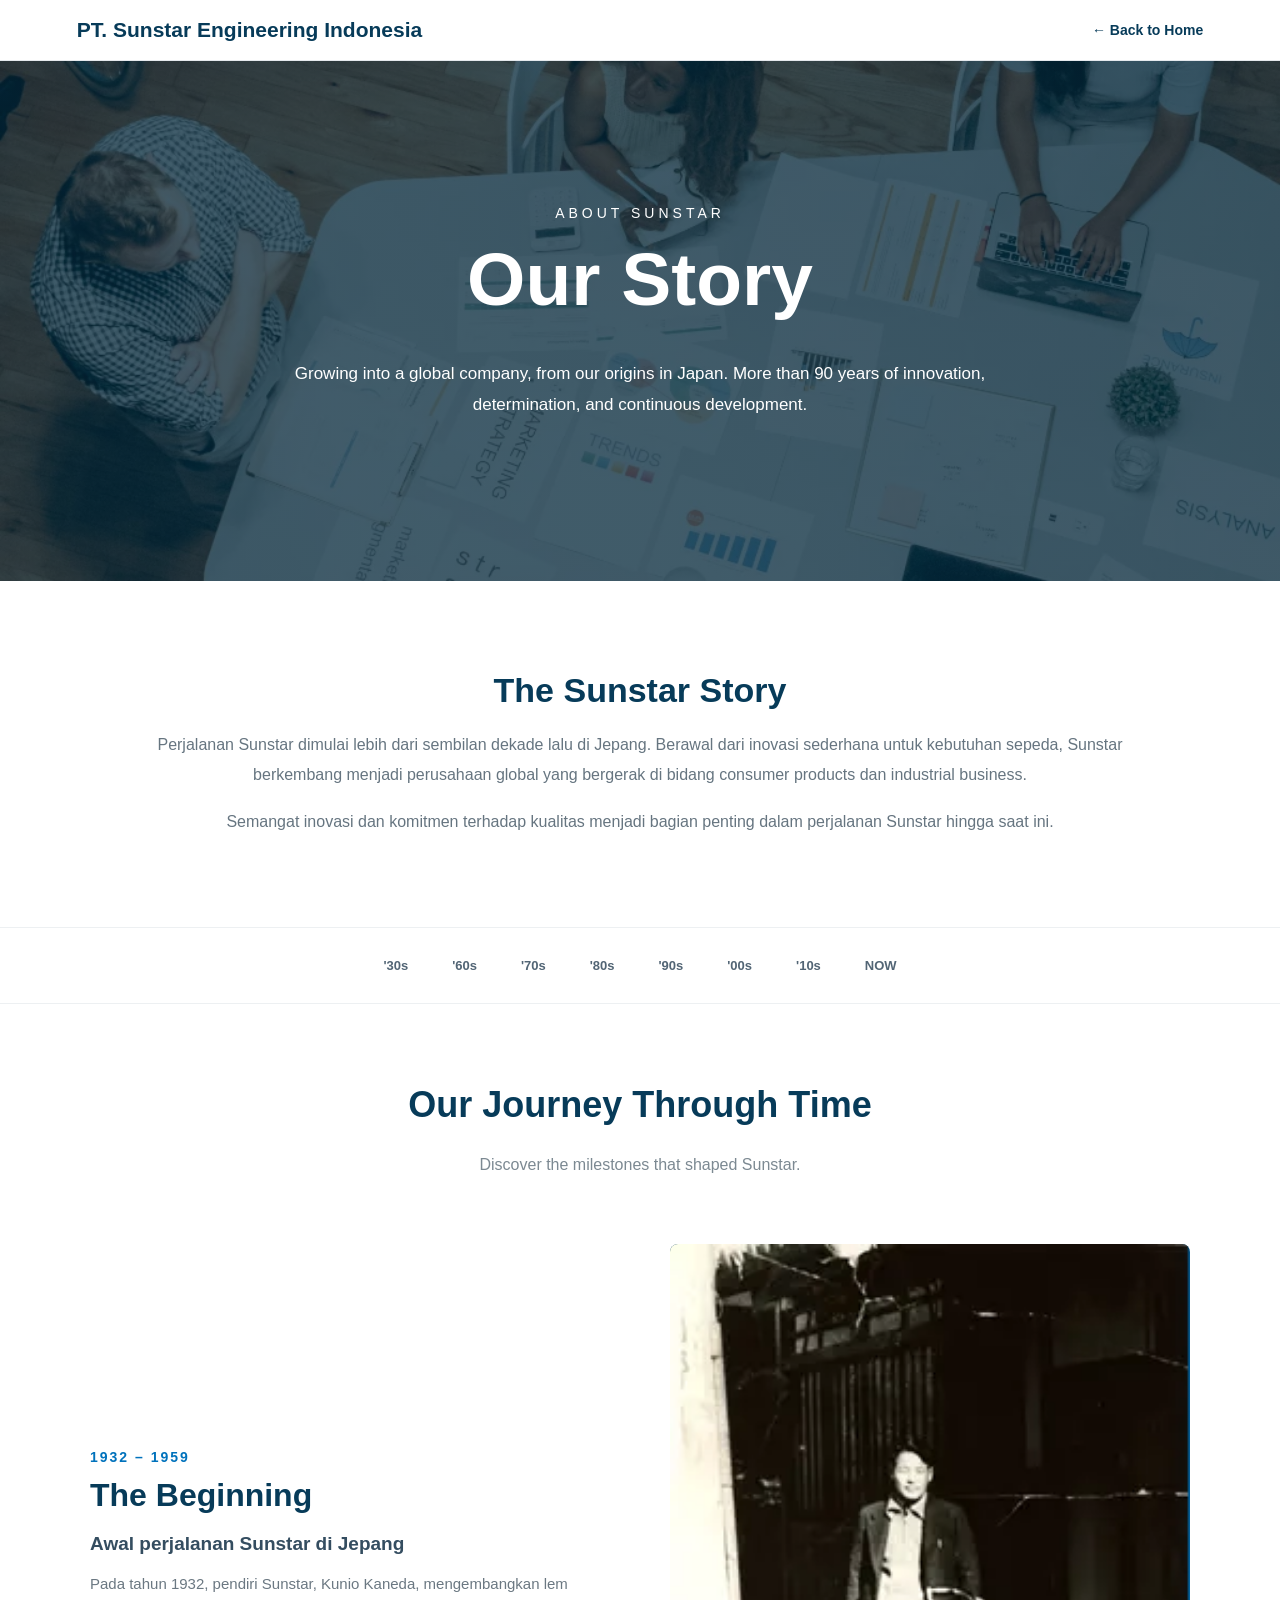
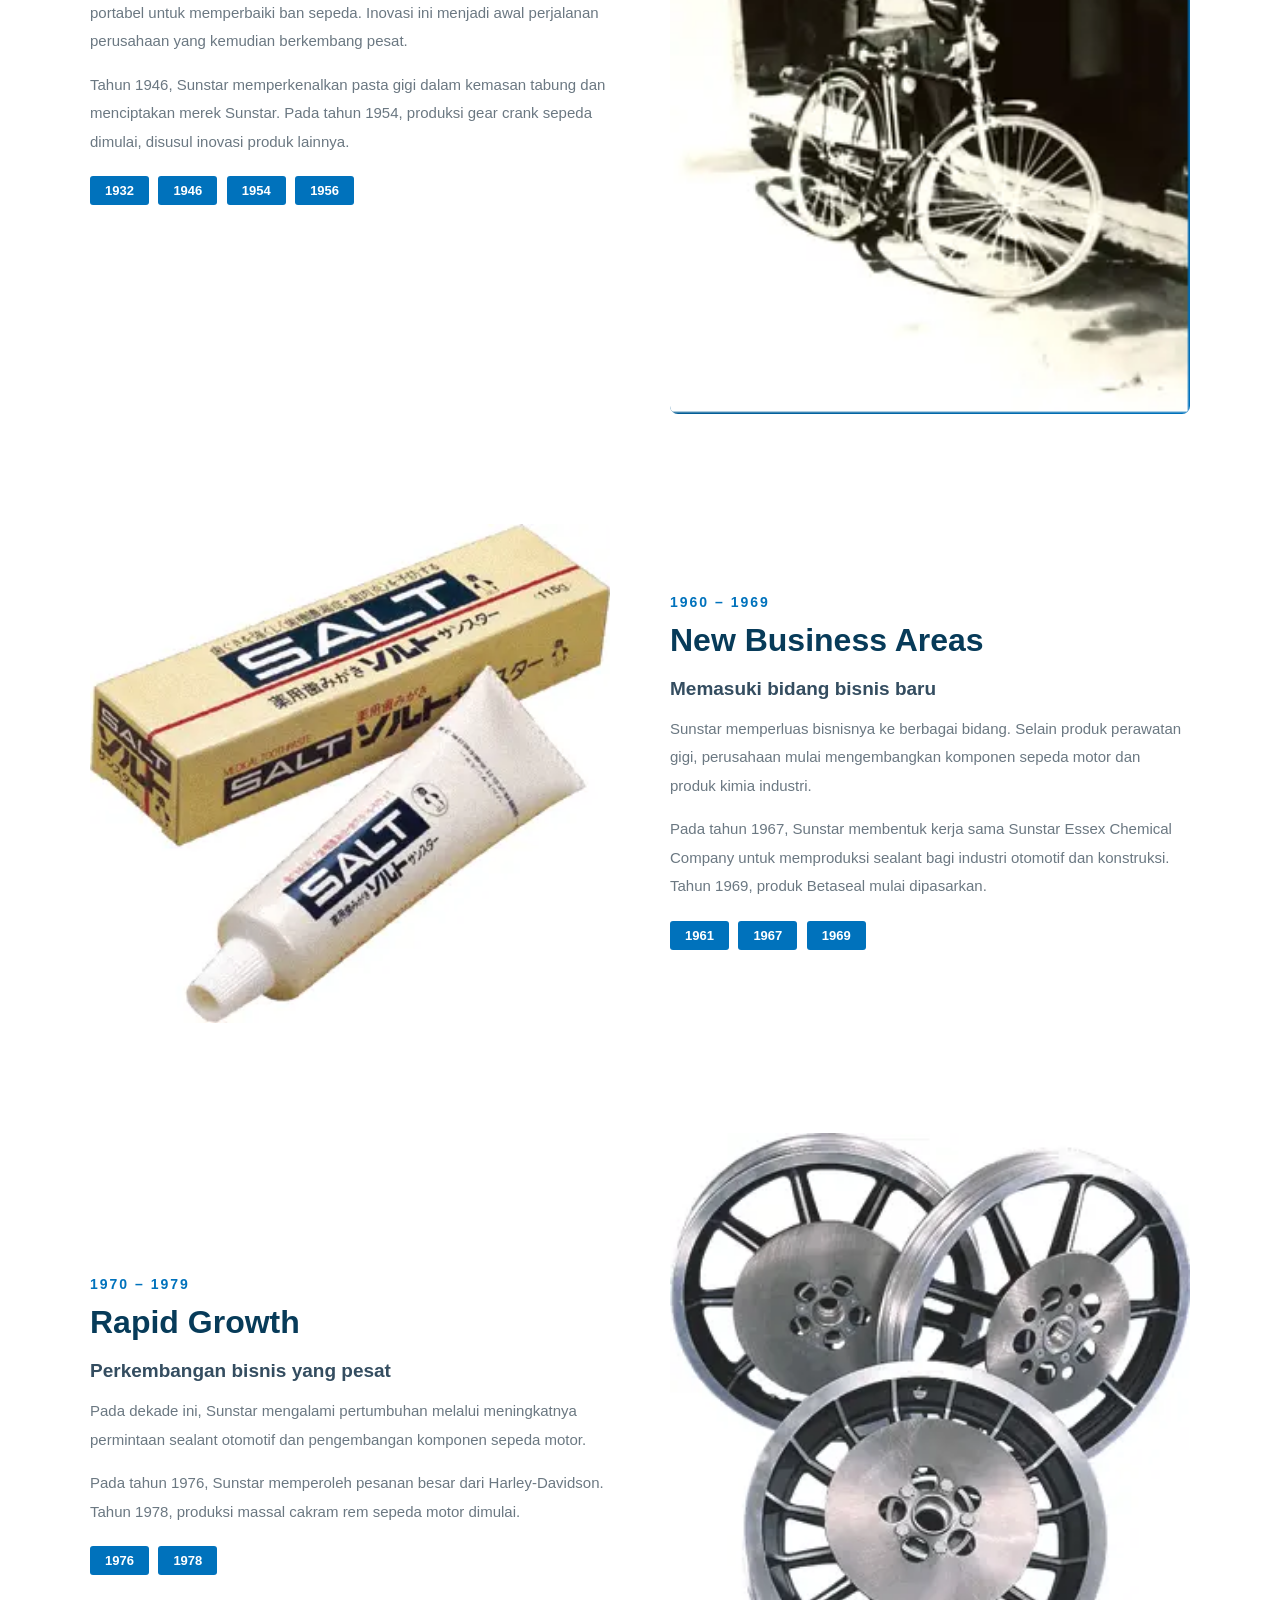
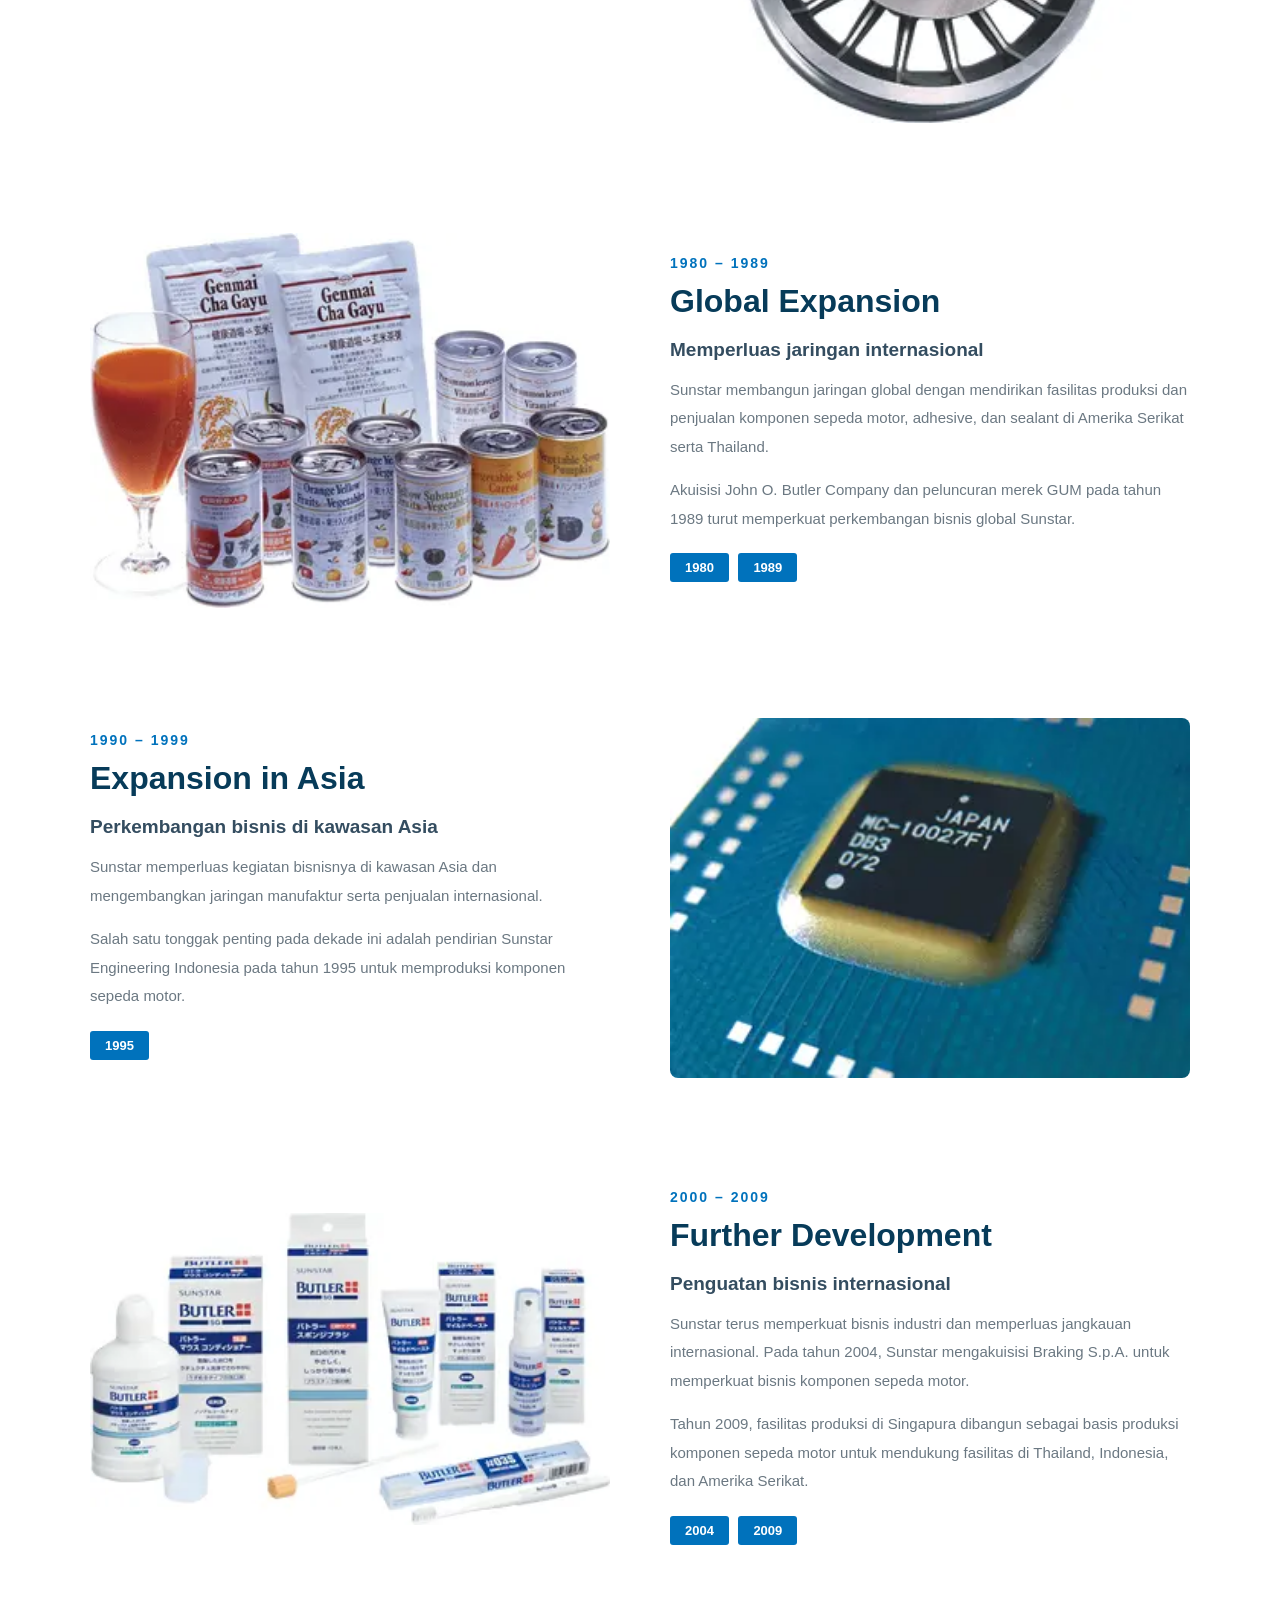
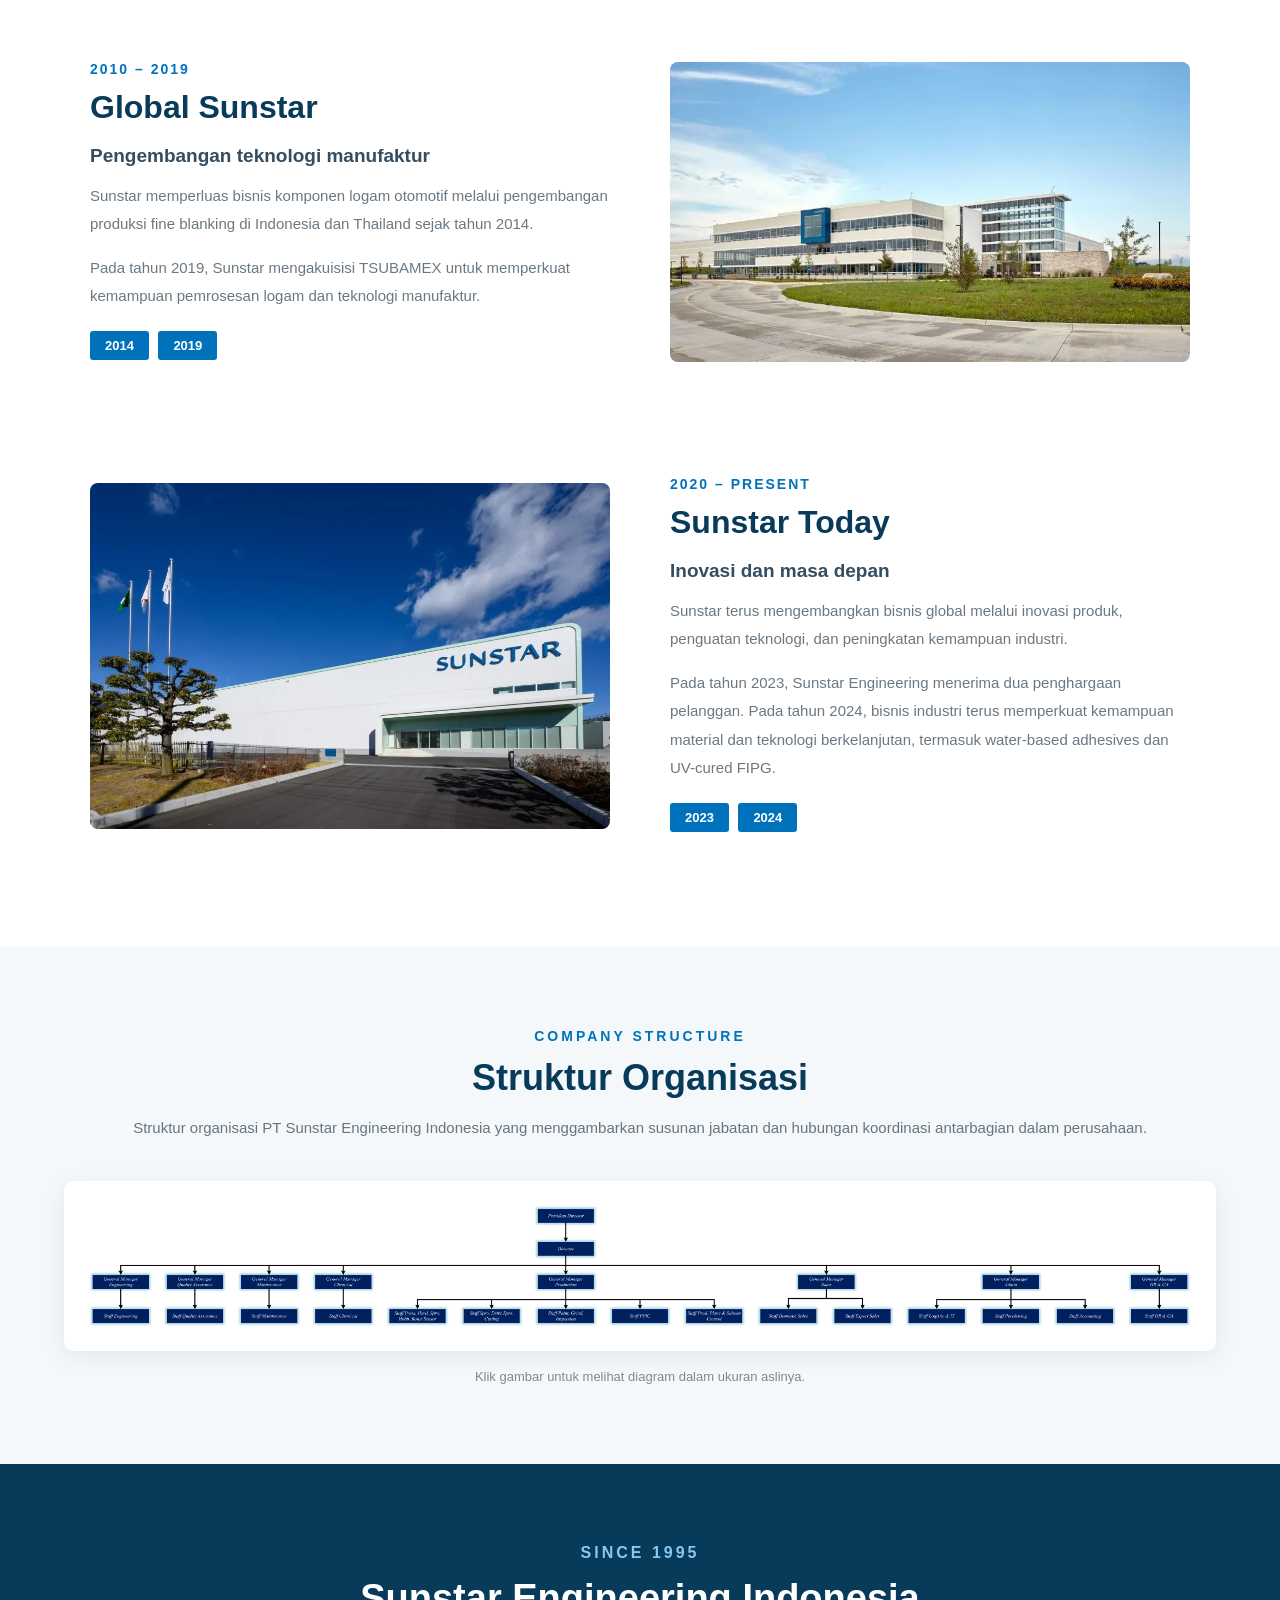
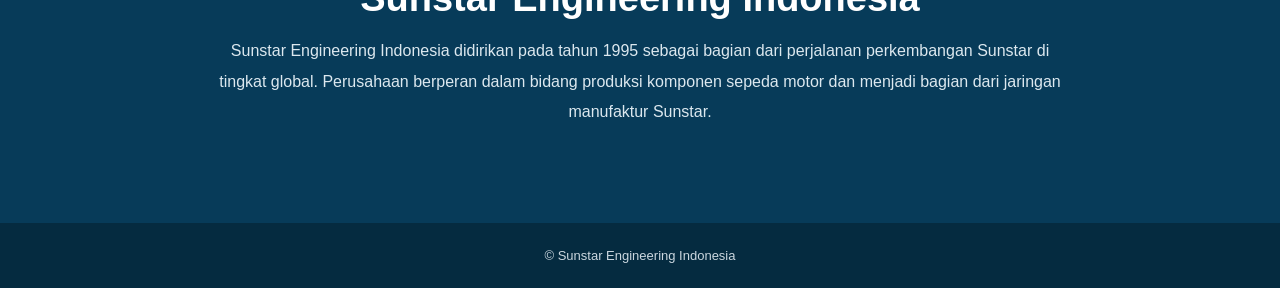
<file: about.html>
<!DOCTYPE html>
<html lang="id">

<head>
    <meta charset="UTF-8">
    <meta name="viewport" content="width=device-width, initial-scale=1.0">

    <title>Our Story | Sunstar Engineering Indonesia</title>

    <link href="assets/css/main.css" rel="stylesheet">

    <style>
        * {
            box-sizing: border-box;
        }

        html {
            scroll-behavior: smooth;
            scroll-padding-top: 100px;
        }

        body {
            margin: 0;
            font-family: Arial, sans-serif;
            color: #253746;
            background: #fff;
        }

        /* NAVBAR */
        .story-navbar {
            position: sticky;
            top: 0;
            z-index: 100;
            background: white;
            border-bottom: 1px solid #e5e9ed;
            padding: 18px 6%;
            display: flex;
            justify-content: space-between;
            align-items: center;
        }

        .story-logo {
            font-size: 21px;
            font-weight: bold;
            color: #073b59;
            text-decoration: none;
        }

        .story-home {
            color: #073b59;
            text-decoration: none;
            font-weight: bold;
            font-size: 14px;
        }

        .story-home:hover {
            color: #0072bc;
        }

        /* HERO */
        .story-hero {
            min-height: 520px;
            background:
                linear-gradient(rgba(3, 39, 59, .75),
                                rgba(3, 39, 59, .75)),
                url("assets/img/about/about-square-13.webp");

            background-size: cover;
            background-position: center;

            display: flex;
            flex-direction: column;
            justify-content: center;
            align-items: center;

            text-align: center;
            color: white;
            padding: 60px 20px;
        }

        .story-hero .subtitle {
            font-size: 14px;
            letter-spacing: 4px;
            text-transform: uppercase;
            margin-bottom: 15px;
        }

        .story-hero h1 {
            font-size: clamp(42px, 7vw, 75px);
            margin: 0 0 20px;
            font-weight: 700;
        }
        .story-hero h1 {
    font-size: clamp(42px, 7vw, 75px);
    margin: 0 0 20px;
    font-weight: 700;
    color: #fff;
}

        .story-hero p {
            max-width: 700px;
            line-height: 1.8;
            font-size: 17px;
        }

        /* INTRODUCTION */
        .story-intro {
            max-width: 1050px;
            margin: 90px auto;
            padding: 0 25px;
            text-align: center;
        }

        .story-intro h2 {
            color: #073b59;
            font-size: 34px;
            margin-bottom: 20px;
        }

        .story-intro p {
            line-height: 1.9;
            color: #667580;
            font-size: 16px;
        }

        /* YEAR NAVIGATION */
        .year-navigation {
            position: sticky;
            top: 64px;
            z-index: 90;
            display: flex;
            justify-content: center;
            gap: 12px;
            flex-wrap: wrap;
            padding: 20px;
            background: rgba(255,255,255,.96);
            border-top: 1px solid #edf0f2;
            border-bottom: 1px solid #edf0f2;
        }

        .year-navigation a {
            text-decoration: none;
            color: #526575;
            font-size: 13px;
            font-weight: bold;
            padding: 10px 16px;
            border-radius: 25px;
            transition: .3s;
        }

        .year-navigation a:hover {
            background: #073b59;
            color: white;
        }

        /* TIMELINE */
        .history-container {
            max-width: 1150px;
            margin: 80px auto;
            padding: 0 25px;
        }

        .history-heading {
            text-align: center;
            margin-bottom: 70px;
        }

        .history-heading h2 {
            font-size: 36px;
            color: #073b59;
        }

        .history-heading p {
            color: #7c8992;
        }

        .history-item {
            display: grid;
            grid-template-columns: 1fr 1fr;
            gap: 60px;
            align-items: center;
            margin-bottom: 110px;
            scroll-margin-top: 160px;
        }

        .history-item:nth-child(even) .history-image {
            order: 2;
        }

        .history-item:nth-child(even) .history-content {
            order: 1;
        }

        .history-image {
            min-height: 300px;
            border-radius: 8px;
            overflow: hidden;
            background: linear-gradient(135deg, #073b59, #0072bc);
        }

        .history-image img {
            width: 100%;
            height: 100%;
            min-height: 300px;
            object-fit: cover;
            display: block;
        }

        .history-content .period {
            display: inline-block;
            color: #0072bc;
            font-size: 14px;
            font-weight: bold;
            letter-spacing: 2px;
            margin-bottom: 12px;
        }

        .history-content h2 {
            font-size: 32px;
            color: #073b59;
            margin: 0 0 15px;
        }

        .history-content h3 {
            font-size: 19px;
            color: #344d60;
            margin-bottom: 15px;
        }

        .history-content p {
            font-size: 15px;
            color: #6b7882;
            line-height: 1.9;
        }

        .history-content .year {
            display: inline-block;
            color: white;
            background: #0072bc;
            padding: 7px 15px;
            border-radius: 3px;
            font-size: 13px;
            font-weight: bold;
            margin: 5px 5px 5px 0;
        }

        /* INDONESIA */
        .indonesia-section {
            background: #073b59;
            color: white;
            padding: 80px 25px;
            text-align: center;
        }

        .indonesia-content {
            max-width: 850px;
            margin: auto;
        }

        .indonesia-section .period {
            color: #8ac8f0;
            letter-spacing: 3px;
            font-weight: bold;
        }

        .indonesia-section h2 {
            font-size: 38px;
            margin: 15px 0;
        }
        .indonesia-section h2 {
    font-size: 38px;
    margin: 15px 0;
    color: #fff;
}

        .indonesia-section p {
            color: #dce8ef;
            line-height: 1.9;
            font-size: 16px;
        }

        /* FOOTER */
        .story-footer {
            background: #052b40;
            color: #cbd7df;
            text-align: center;
            padding: 25px;
            font-size: 13px;
        }

        /* RESPONSIVE */
        @media (max-width: 768px) {

            .story-hero {
                min-height: 400px;
            }

            .story-hero h1 {
                font-size: 40px;
            }

            .year-navigation {
                top: 57px;
                gap: 3px;
            }

            .year-navigation a {
                padding: 8px 10px;
                font-size: 11px;
            }

            .history-item {
                grid-template-columns: 1fr;
                gap: 25px;
                margin-bottom: 70px;
            }

            .history-item:nth-child(even) .history-image,
            .history-item:nth-child(even) .history-content {
                order: initial;
            }

            .history-image,
            .history-image img {
                min-height: 230px;
            }

            .history-content h2 {
                font-size: 27px;
            }

            .indonesia-section h2 {
                font-size: 29px;
            }
        }
        
/* STRUKTUR ORGANISASI */
.organization-section {
    padding: 80px 5%;
    background: #f5f8fa;
}

.organization-container {
    max-width: 1400px;
    margin: auto;
}

.organization-heading {
    text-align: center;
    margin-bottom: 40px;
}

.organization-heading span {
    color: #0072bc;
    font-size: 14px;
    font-weight: bold;
    letter-spacing: 3px;
    text-transform: uppercase;
}

.organization-heading h2 {
    color: #073b59;
    font-size: 36px;
    margin: 12px 0;
}

.organization-heading p {
    color: #667580;
    font-size: 15px;
    line-height: 1.8;
}

.organization-image {
    background: white;
    padding: 25px;
    border-radius: 10px;
    box-shadow: 0 5px 25px rgba(0,0,0,.07);
    overflow-x: auto;
    text-align: center;
}

.organization-image img {
    display: block;
    width: 100%;
    height: auto;
    min-width: 900px;
    margin: auto;
}

.organization-note {
    text-align: center;
    color: #7c8992;
    font-size: 13px;
    margin-top: 18px;
}

@media (max-width: 768px) {
    .organization-section {
        padding: 55px 15px;
    }

    .organization-heading h2 {
        font-size: 28px;
    }

    .organization-image {
        padding: 12px;
    }
}

    </style>

</head>

<body>

    <!-- NAVBAR -->
    <nav class="story-navbar">

        <a href="index.html" class="story-logo">
            PT. Sunstar Engineering Indonesia
        </a>

        <a href="index.html" class="story-home">
            ← Back to Home
        </a>

    </nav>


    <!-- HERO -->
    <section class="story-hero">

        <div class="subtitle">
            About Sunstar
        </div>

        <h1>Our Story</h1>

        <p>
            Growing into a global company, from our origins in Japan.
            More than 90 years of innovation, determination,
            and continuous development.
        </p>

    </section>


    <!-- INTRODUCTION -->
    <section class="story-intro">

        <h2>The Sunstar Story</h2>

        <p>
            Perjalanan Sunstar dimulai lebih dari sembilan dekade
            lalu di Jepang. Berawal dari inovasi sederhana untuk
            kebutuhan sepeda, Sunstar berkembang menjadi perusahaan
            global yang bergerak di bidang consumer products
            dan industrial business.
        </p>

        <p>
            Semangat inovasi dan komitmen terhadap kualitas
            menjadi bagian penting dalam perjalanan Sunstar
            hingga saat ini.
        </p>

    </section>


    <!-- YEAR NAVIGATION -->
    <nav class="year-navigation">

        <a href="#thirties">'30s</a>
        <a href="#sixties">'60s</a>
        <a href="#seventies">'70s</a>
        <a href="#eighties">'80s</a>
        <a href="#nineties">'90s</a>
        <a href="#twothousands">'00s</a>
        <a href="#tens">'10s</a>
        <a href="#now">NOW</a>

    </nav>


    <!-- HISTORY -->
    <section class="history-container">

        <div class="history-heading">
            <h2>Our Journey Through Time</h2>
            <p>Discover the milestones that shaped Sunstar.</p>
        </div>


        <!-- 1930s -->
        <div class="history-item" id="thirties">

            <div class="history-image">
                <img src="assets/img/about/1932.webp"
                     alt="Sunstar early history">
            </div>

            <div class="history-content">

                <span class="period">1932 – 1959</span>

                <h2>The Beginning</h2>

                <h3>Awal perjalanan Sunstar di Jepang</h3>

                <p>
                    Pada tahun 1932, pendiri Sunstar, Kunio Kaneda,
                    mengembangkan lem portabel untuk memperbaiki
                    ban sepeda. Inovasi ini menjadi awal perjalanan
                    perusahaan yang kemudian berkembang pesat.
                </p>

                <p>
                    Tahun 1946, Sunstar memperkenalkan pasta gigi
                    dalam kemasan tabung dan menciptakan merek
                    Sunstar. Pada tahun 1954, produksi gear crank
                    sepeda dimulai, disusul inovasi produk lainnya.
                </p>

                <span class="year">1932</span>
                <span class="year">1946</span>
                <span class="year">1954</span>
                <span class="year">1956</span>

            </div>

        </div>


        <!-- 1960s -->
        <div class="history-item" id="sixties">

            <div class="history-image">
                <img src="assets/img/about/60.webp"
                     alt="Sunstar industrial development">
            </div>

            <div class="history-content">

                <span class="period">1960 – 1969</span>

                <h2>New Business Areas</h2>

                <h3>Memasuki bidang bisnis baru</h3>

                <p>
                    Sunstar memperluas bisnisnya ke berbagai bidang.
                    Selain produk perawatan gigi, perusahaan mulai
                    mengembangkan komponen sepeda motor dan
                    produk kimia industri.
                </p>

                <p>
                    Pada tahun 1967, Sunstar membentuk kerja sama
                    Sunstar Essex Chemical Company untuk memproduksi
                    sealant bagi industri otomotif dan konstruksi.
                    Tahun 1969, produk Betaseal mulai dipasarkan.
                </p>

                <span class="year">1961</span>
                <span class="year">1967</span>
                <span class="year">1969</span>

            </div>

        </div>


        <!-- 1970s -->
        <div class="history-item" id="seventies">

            <div class="history-image">
                <img src="assets/img/about/70.webp"
                     alt="Sunstar product development">
            </div>

            <div class="history-content">

                <span class="period">1970 – 1979</span>

                <h2>Rapid Growth</h2>

                <h3>Perkembangan bisnis yang pesat</h3>

                <p>
                    Pada dekade ini, Sunstar mengalami pertumbuhan
                    melalui meningkatnya permintaan sealant otomotif
                    dan pengembangan komponen sepeda motor.
                </p>

                <p>
                    Pada tahun 1976, Sunstar memperoleh pesanan
                    besar dari Harley-Davidson. Tahun 1978,
                    produksi massal cakram rem sepeda motor dimulai.
                </p>

                <span class="year">1976</span>
                <span class="year">1978</span>

            </div>

        </div>


        <!-- 1980s -->
        <div class="history-item" id="eighties">

            <div class="history-image">
                <img src="assets/img/about/80.webp"
                     alt="Sunstar global expansion">
            </div>

            <div class="history-content">

                <span class="period">1980 – 1989</span>

                <h2>Global Expansion</h2>

                <h3>Memperluas jaringan internasional</h3>

                <p>
                    Sunstar membangun jaringan global dengan
                    mendirikan fasilitas produksi dan penjualan
                    komponen sepeda motor, adhesive, dan sealant
                    di Amerika Serikat serta Thailand.
                </p>

                <p>
                    Akuisisi John O. Butler Company dan peluncuran
                    merek GUM pada tahun 1989 turut memperkuat
                    perkembangan bisnis global Sunstar.
                </p>

                <span class="year">1980</span>
                <span class="year">1989</span>

            </div>

        </div>


        <!-- 1990s -->
        <div class="history-item" id="nineties">

            <div class="history-image">
                <img src="assets/img/about/90.webp"
                     alt="Sunstar Engineering Indonesia">
            </div>

            <div class="history-content">

                <span class="period">1990 – 1999</span>

                <h2>Expansion in Asia</h2>

                <h3>Perkembangan bisnis di kawasan Asia</h3>

                <p>
                    Sunstar memperluas kegiatan bisnisnya
                    di kawasan Asia dan mengembangkan jaringan
                    manufaktur serta penjualan internasional.
                </p>

                <p>
                    Salah satu tonggak penting pada dekade ini
                    adalah pendirian Sunstar Engineering Indonesia
                    pada tahun 1995 untuk memproduksi komponen
                    sepeda motor.
                </p>

                <span class="year">1995</span>

            </div>

        </div>


        <!-- 2000s -->
        <div class="history-item" id="twothousands">

            <div class="history-image">
                <img src="assets/img/about/2000.webp"
                     alt="Sunstar business development">
            </div>

            <div class="history-content">

                <span class="period">2000 – 2009</span>

                <h2>Further Development</h2>

                <h3>Penguatan bisnis internasional</h3>

                <p>
                    Sunstar terus memperkuat bisnis industri
                    dan memperluas jangkauan internasional.
                    Pada tahun 2004, Sunstar mengakuisisi
                    Braking S.p.A. untuk memperkuat bisnis
                    komponen sepeda motor.
                </p>

                <p>
                    Tahun 2009, fasilitas produksi di Singapura
                    dibangun sebagai basis produksi komponen
                    sepeda motor untuk mendukung fasilitas
                    di Thailand, Indonesia, dan Amerika Serikat.
                </p>

                <span class="year">2004</span>
                <span class="year">2009</span>

            </div>

        </div>


        <!-- 2010s -->
        <div class="history-item" id="tens">

            <div class="history-image">
                <img src="assets/img/about/2010.webp"
                     alt="Sunstar manufacturing technology">
            </div>

            <div class="history-content">

                <span class="period">2010 – 2019</span>

                <h2>Global Sunstar</h2>

                <h3>Pengembangan teknologi manufaktur</h3>

                <p>
                    Sunstar memperluas bisnis komponen logam
                    otomotif melalui pengembangan produksi
                    fine blanking di Indonesia dan Thailand
                    sejak tahun 2014.
                </p>

                <p>
                    Pada tahun 2019, Sunstar mengakuisisi
                    TSUBAMEX untuk memperkuat kemampuan
                    pemrosesan logam dan teknologi manufaktur.
                </p>

                <span class="year">2014</span>
                <span class="year">2019</span>

            </div>

        </div>


        <!-- NOW -->
        <div class="history-item" id="now">

            <div class="history-image">
                <img src="assets/img/about/2020.webp"
                     alt="Sunstar today">
            </div>

            <div class="history-content">

                <span class="period">2020 – PRESENT</span>

                <h2>Sunstar Today</h2>

                <h3>Inovasi dan masa depan</h3>

                <p>
                    Sunstar terus mengembangkan bisnis global
                    melalui inovasi produk, penguatan teknologi,
                    dan peningkatan kemampuan industri.
                </p>

                <p>
                    Pada tahun 2023, Sunstar Engineering menerima
                    dua penghargaan pelanggan. Pada tahun 2024,
                    bisnis industri terus memperkuat kemampuan
                    material dan teknologi berkelanjutan,
                    termasuk water-based adhesives dan
                    UV-cured FIPG.
                </p>

                <span class="year">2023</span>
                <span class="year">2024</span>

            </div>

        </div>

    </section>
<!-- STRUKTUR ORGANISASI -->
<section class="organization-section" id="struktur-organisasi">

    <div class="organization-container">

        <div class="organization-heading">
            <span>Company Structure</span>
            <h2>Struktur Organisasi</h2>
            <p>
                Struktur organisasi PT Sunstar Engineering Indonesia
                yang menggambarkan susunan jabatan dan hubungan
                koordinasi antarbagian dalam perusahaan.
            </p>
        </div>

        <div class="organization-image">
            <a href="assets/img/about/struktur-organisasi.jpg"
               target="_blank"
               rel="noopener noreferrer">

                <img src="assets/img/about/struktur-organisasi.jpg"
                     alt="Struktur Organisasi PT Sunstar Engineering Indonesia">

            </a>
        </div>

        <div class="organization-note">
            Klik gambar untuk melihat diagram dalam ukuran aslinya.
        </div>

    </div>

</section>

    <!-- INDONESIA SECTION -->
    <section class="indonesia-section">

        <div class="indonesia-content">

            <span class="period">SINCE 1995</span>

            <h2>Sunstar Engineering Indonesia</h2>

            <p>
                Sunstar Engineering Indonesia didirikan pada
                tahun 1995 sebagai bagian dari perjalanan
                perkembangan Sunstar di tingkat global.
                Perusahaan berperan dalam bidang produksi
                komponen sepeda motor dan menjadi bagian
                dari jaringan manufaktur Sunstar.
            </p>

        </div>

    </section>




    <!-- FOOTER -->
    <footer class="story-footer">

        © Sunstar Engineering Indonesia

    </footer>


</body>
</html>
</file>
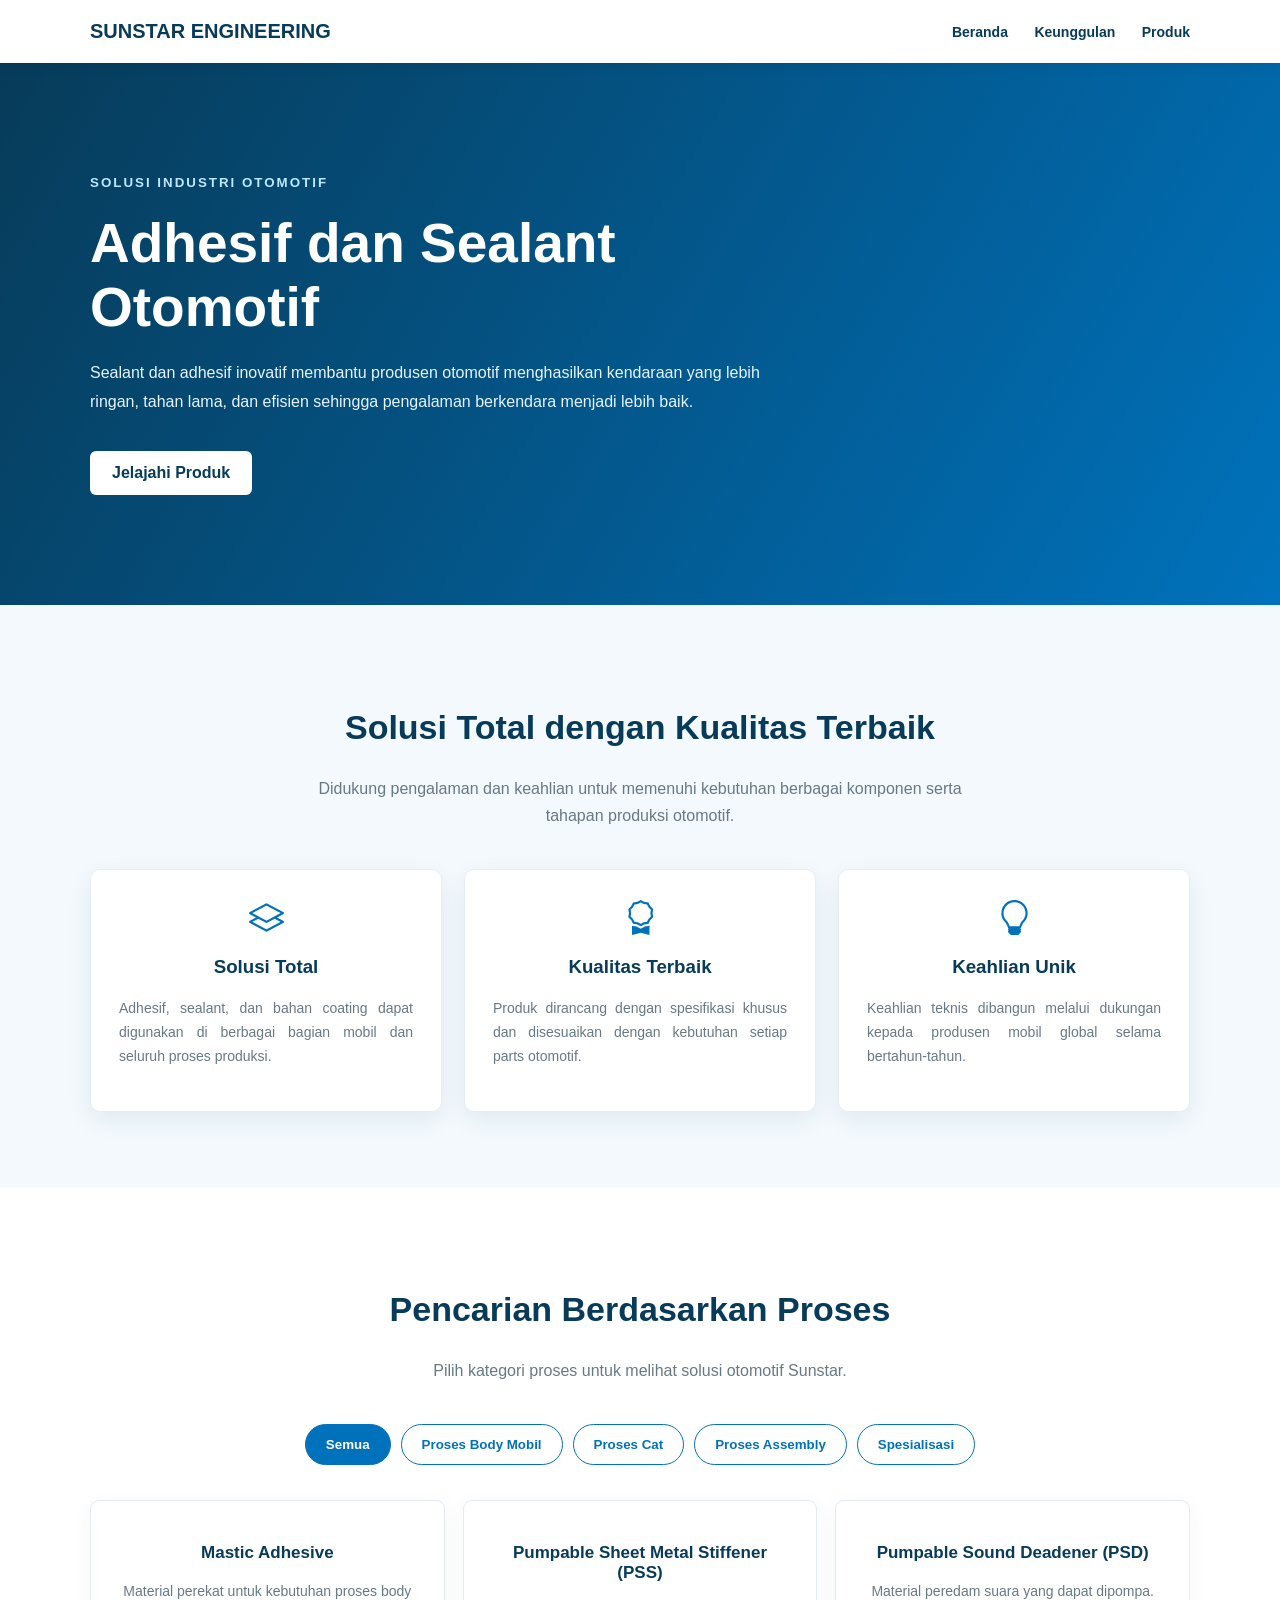
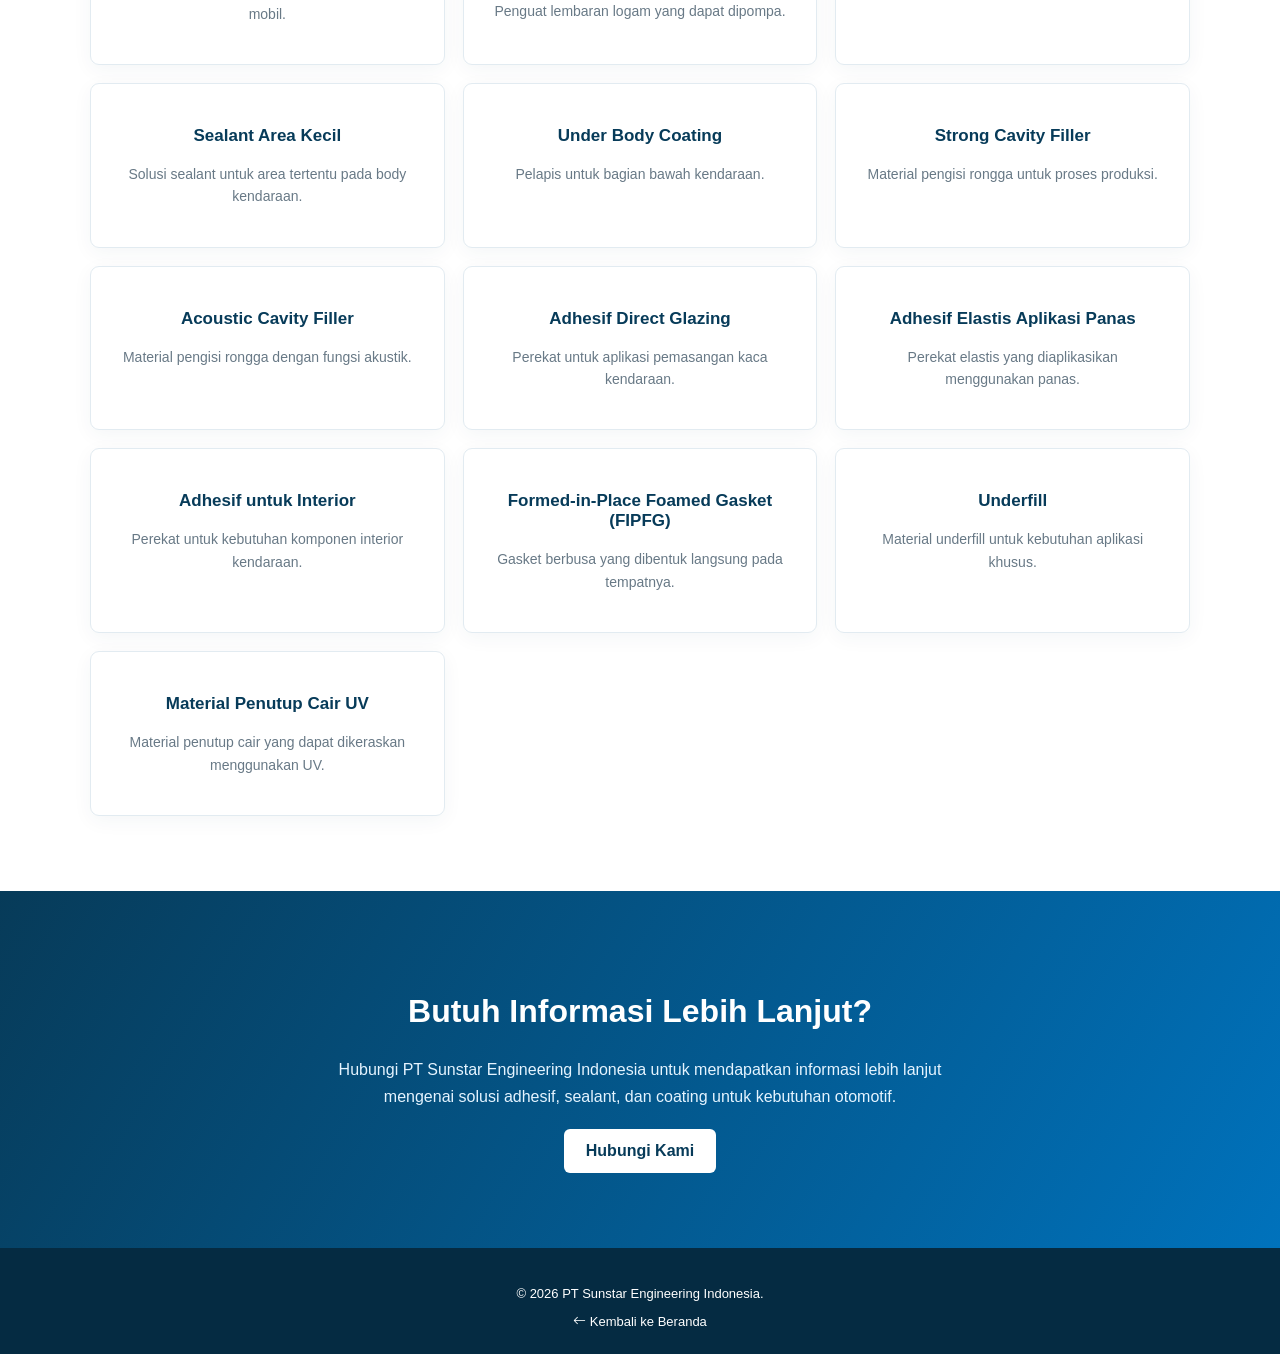
<file: automotive.html>
<!DOCTYPE html>
<html lang="id">
<head>
  <meta charset="UTF-8">
  <meta name="viewport" content="width=device-width, initial-scale=1.0">
  <title>Adhesif dan Sealant Otomotif | Sunstar</title>
  <link href="https://cdn.jsdelivr.net/npm/bootstrap-icons@1.11.3/font/bootstrap-icons.min.css" rel="stylesheet">

  <style>
    * { box-sizing: border-box; }
    html { scroll-behavior: smooth; }
    body {
      margin: 0;
      font-family: Arial, sans-serif;
      color: #263746;
    }
    .container {
      width: min(1100px, 90%);
      margin: auto;
    }
    header {
      background: white;
      padding: 20px 0;
      box-shadow: 0 2px 12px #00000012;
      position: sticky;
      top: 0;
      z-index: 10;
    }
    .navbar {
      display: flex;
      justify-content: space-between;
      align-items: center;
    }
    .logo {
      color: #073b59;
      font-weight: bold;
      font-size: 20px;
    }
    nav a {
      color: #073b59;
      text-decoration: none;
      margin-left: 22px;
      font-size: 14px;
      font-weight: bold;
    }
    nav a:hover { color: #0072bc; }

    .hero {
      background: linear-gradient(120deg, #073b59, #0072bc);
      color: white;
      padding: 110px 0;
    }
    .hero small {
      color: #bce7ff;
      letter-spacing: 2px;
      font-weight: bold;
    }
    .hero h1 {
      font-size: clamp(36px, 5vw, 55px);
      max-width: 750px;
      margin: 20px 0;
    }
    .hero p {
      max-width: 700px;
      line-height: 1.8;
      color: #e5f4ff;
    }
    .btn {
      display: inline-block;
      padding: 13px 22px;
      border-radius: 6px;
      background: white;
      color: #073b59;
      text-decoration: none;
      font-weight: bold;
      margin-top: 18px;
    }

    section { padding: 75px 0; }
    .heading {
      text-align: center;
      max-width: 700px;
      margin: 0 auto 40px;
    }
    .heading h2 {
      color: #073b59;
      font-size: 34px;
    }
    .heading p {
      color: #687986;
      line-height: 1.7;
    }

    .benefits {
      background: #f3f9fd;
    }
    .grid {
      display: grid;
      grid-template-columns: repeat(3, 1fr);
      gap: 22px;
    }
    .card {
      background: white;
      padding: 28px;
      border-radius: 10px;
      box-shadow: 0 8px 25px #073b5912;
      border: 1px solid #e7eef3;
      text-align: center;
    }
    .card i {
      font-size: 35px;
      color: #0072bc;
    }
    .card h3 {
      color: #073b59;
      margin-top: 18px;
      text-align: center;
    }
    .card p {
      color: #687986;
      line-height: 1.7;
      font-size: 14px;
      text-align: justify;
    }

    .tabs {
      display: flex;
      flex-wrap: wrap;
      justify-content: center;
      gap: 10px;
      margin-bottom: 35px;
    }
    .tab {
      border: 1px solid #0072bc;
      color: #0072bc;
      background: white;
      padding: 12px 20px;
      border-radius: 30px;
      cursor: pointer;
      font-weight: bold;
    }
    .tab.active, .tab:hover {
      background: #0072bc;
      color: white;
    }
    .products {
      display: grid;
      grid-template-columns: repeat(3, 1fr);
      gap: 18px;
      text-align: center;
    }
    .product {
      padding: 25px;
      border: 1px solid #e2ebf1;
      border-radius: 9px;
      box-shadow: 0 5px 20px #073b590c;
    }
    .product h3 {
      color: #073b59;
      font-size: 17px;
    }
    .product p {
      color: #687986;
      font-size: 14px;
      line-height: 1.6;
    }
    .product[hidden] { display: none; }

    .contact {
      text-align: center;
      color: white;
      background: linear-gradient(120deg, #073b59, #0072bc);
    }
    .contact h2 { font-size: 32px; }
    .contact p {
      max-width: 650px;
      margin: auto;
      line-height: 1.7;
      color: #e5f4ff;
    }
    footer {
      background: #052b42;
      color: white;
      padding: 25px;
      text-align: center;
      font-size: 13px;
    }
    footer a {
      color: white;
      text-decoration: none;
    }

    @media(max-width: 750px) {
      .grid, .products { grid-template-columns: 1fr; }
      .navbar { flex-direction: column; gap: 15px; }
      nav a { margin: 0 7px; }
      .hero { padding: 75px 0; }
    }
  </style>
</head>

<body>

<header>
  <div class="container navbar">
    <div class="logo">SUNSTAR ENGINEERING</div>
    <nav>
      <a href="index.html">Beranda</a>
      <a href="#keunggulan">Keunggulan</a>
      <a href="#produk">Produk</a>
    </nav>
  </div>
</header>

<section class="hero">
  <div class="container">
    <small>SOLUSI INDUSTRI OTOMOTIF</small>
    <h1>Adhesif dan Sealant Otomotif</h1>
    <p>
      Sealant dan adhesif inovatif membantu produsen otomotif
      menghasilkan kendaraan yang lebih ringan, tahan lama,
      dan efisien sehingga pengalaman berkendara menjadi lebih baik.
    </p>
    <a href="#produk" class="btn">Jelajahi Produk</a>
  </div>
</section>

<section class="benefits" id="keunggulan">
  <div class="container">
    <div class="heading">
      <h2>Solusi Total dengan Kualitas Terbaik</h2>
      <p>
        Didukung pengalaman dan keahlian untuk memenuhi kebutuhan
        berbagai komponen serta tahapan produksi otomotif.
      </p>
    </div>

    <div class="grid">
      <div class="card">
        <i class="bi bi-layers"></i>
        <h3>Solusi Total</h3>
        <p>
          Adhesif, sealant, dan bahan coating dapat digunakan
          di berbagai bagian mobil dan seluruh proses produksi.
        </p>
      </div>

      <div class="card">
        <i class="bi bi-award"></i>
        <h3>Kualitas Terbaik</h3>
        <p>
          Produk dirancang dengan spesifikasi khusus dan
          disesuaikan dengan kebutuhan setiap parts otomotif.
        </p>
      </div>

      <div class="card">
        <i class="bi bi-lightbulb"></i>
        <h3>Keahlian Unik</h3>
        <p>
          Keahlian teknis dibangun melalui dukungan kepada
          produsen mobil global selama bertahun-tahun.
        </p>
      </div>
    </div>
  </div>
</section>

<section id="produk">
  <div class="container">
    <div class="heading">
      <h2>Pencarian Berdasarkan Proses</h2>
      <p>Pilih kategori proses untuk melihat solusi otomotif Sunstar.</p>
    </div>

    <div class="tabs">
      <button class="tab active" data-filter="all">Semua</button>
      <button class="tab" data-filter="body">Proses Body Mobil</button>
      <button class="tab" data-filter="paint">Proses Cat</button>
      <button class="tab" data-filter="assembly">Proses Assembly</button>
      <button class="tab" data-filter="special">Spesialisasi</button>
    </div>

    <div class="products">
      <div class="product" data-category="body">
        <h3>Mastic Adhesive</h3>
        <p>Material perekat untuk kebutuhan proses body mobil.</p>
      </div>
      <div class="product" data-category="body">
        <h3>Pumpable Sheet Metal Stiffener (PSS)</h3>
        <p>Penguat lembaran logam yang dapat dipompa.</p>
      </div>
      <div class="product" data-category="body">
        <h3>Pumpable Sound Deadener (PSD)</h3>
        <p>Material peredam suara yang dapat dipompa.</p>
      </div>
      <div class="product" data-category="body">
        <h3>Sealant Area Kecil</h3>
        <p>Solusi sealant untuk area tertentu pada body kendaraan.</p>
      </div>

      <div class="product" data-category="paint">
        <h3>Under Body Coating</h3>
        <p>Pelapis untuk bagian bawah kendaraan.</p>
      </div>
      <div class="product" data-category="paint">
        <h3>Strong Cavity Filler</h3>
        <p>Material pengisi rongga untuk proses produksi.</p>
      </div>
      <div class="product" data-category="paint">
        <h3>Acoustic Cavity Filler</h3>
        <p>Material pengisi rongga dengan fungsi akustik.</p>
      </div>

      <div class="product" data-category="assembly">
        <h3>Adhesif Direct Glazing</h3>
        <p>Perekat untuk aplikasi pemasangan kaca kendaraan.</p>
      </div>
      <div class="product" data-category="assembly">
        <h3>Adhesif Elastis Aplikasi Panas</h3>
        <p>Perekat elastis yang diaplikasikan menggunakan panas.</p>
      </div>
      <div class="product" data-category="assembly">
        <h3>Adhesif untuk Interior</h3>
        <p>Perekat untuk kebutuhan komponen interior kendaraan.</p>
      </div>

      <div class="product" data-category="special">
        <h3>Formed-in-Place Foamed Gasket (FIPFG)</h3>
        <p>Gasket berbusa yang dibentuk langsung pada tempatnya.</p>
      </div>
      <div class="product" data-category="special">
        <h3>Underfill</h3>
        <p>Material underfill untuk kebutuhan aplikasi khusus.</p>
      </div>
      <div class="product" data-category="special">
        <h3>Material Penutup Cair UV</h3>
        <p>Material penutup cair yang dapat dikeraskan menggunakan UV.</p>
      </div>
    </div>
  </div>
</section>

<section class="contact">
  <div class="container">
    <h2>Butuh Informasi Lebih Lanjut?</h2>
    <p>
      Hubungi PT Sunstar Engineering Indonesia untuk mendapatkan
      informasi lebih lanjut mengenai solusi adhesif, sealant,
      dan coating untuk kebutuhan otomotif.
    </p>
    <a href="index.html#contact" class="btn">Hubungi Kami</a>
  </div>
</section>

<footer>
  <p>© <span id="year"></span> PT Sunstar Engineering Indonesia.</p>
  <a href="index.html"><i class="bi bi-arrow-left"></i> Kembali ke Beranda</a>
</footer>

<script>
  const buttons = document.querySelectorAll(".tab");
  const products = document.querySelectorAll(".product");

  buttons.forEach(button => {
    button.addEventListener("click", function () {
      const filter = this.dataset.filter;

      buttons.forEach(btn => btn.classList.remove("active"));
      this.classList.add("active");

      products.forEach(product => {
        product.hidden =
          filter !== "all" && product.dataset.category !== filter;
      });
    });
  });

  document.getElementById("year").textContent =
    new Date().getFullYear();
</script>

</body>
</html>
</file>
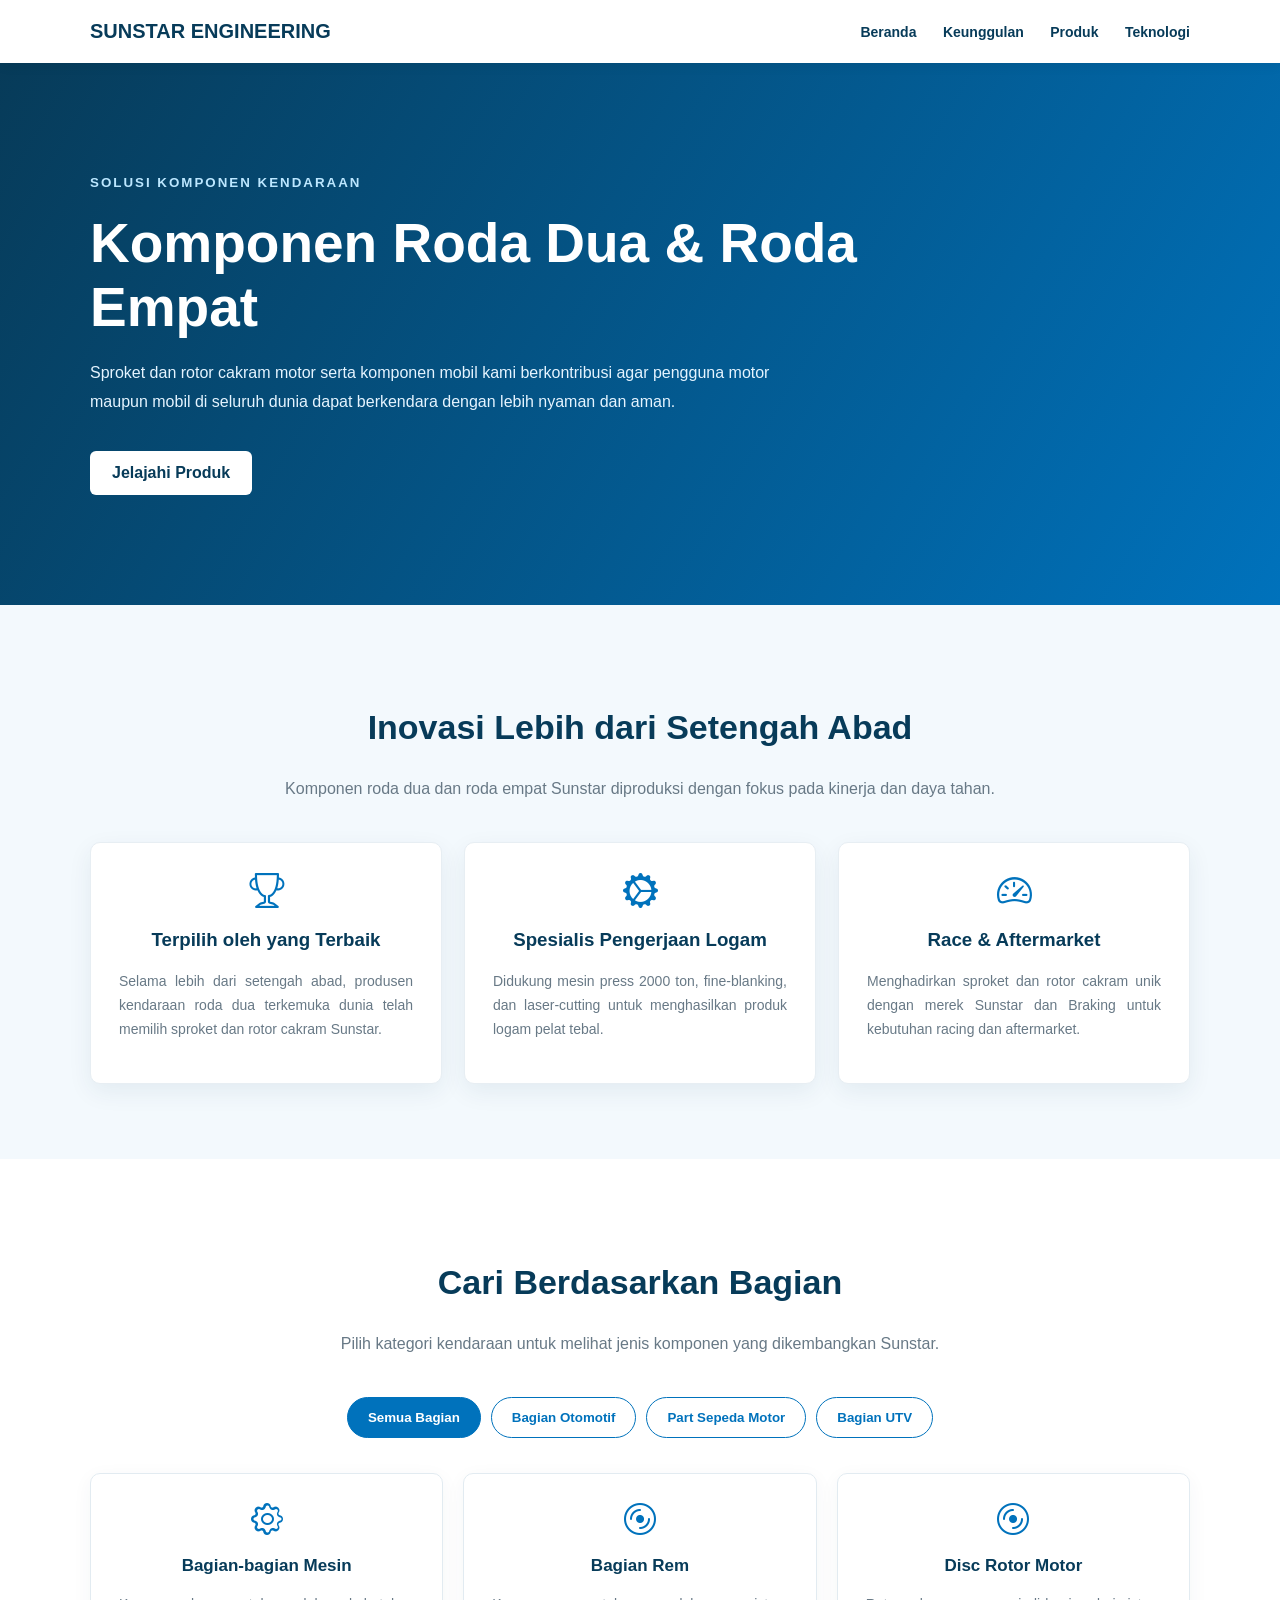
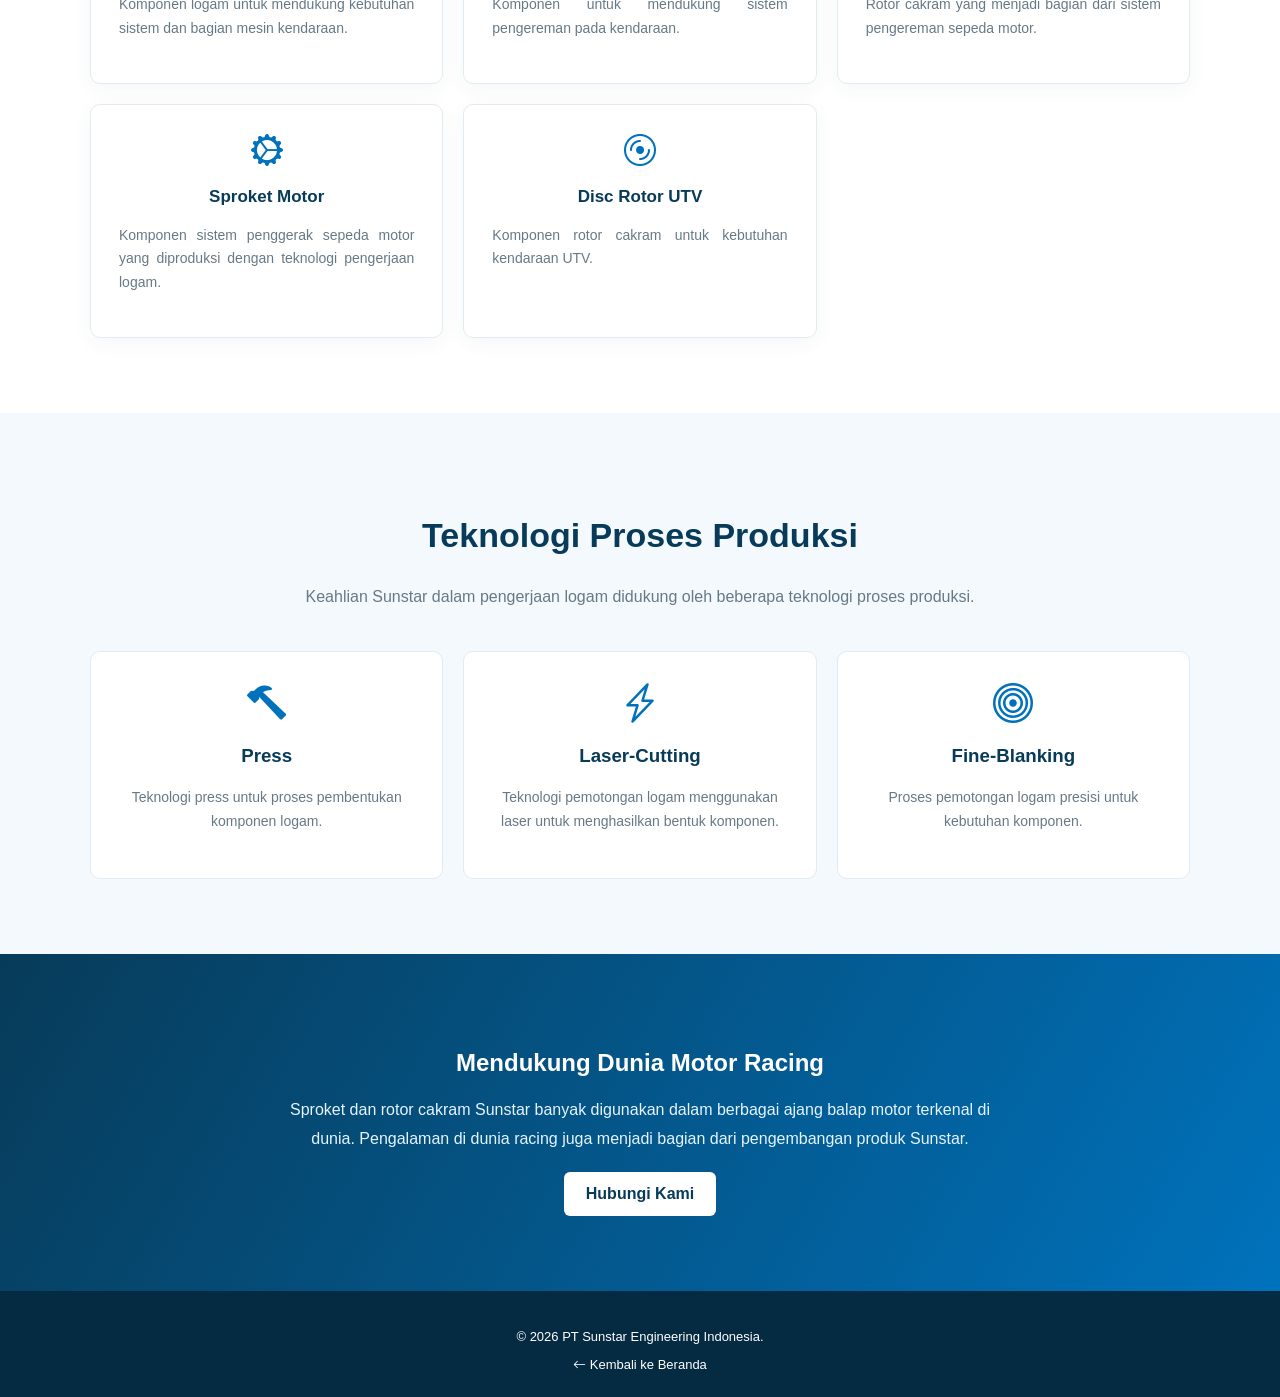
<file: komponen.html>
<!DOCTYPE html>
<html lang="id">
<head>
  <meta charset="UTF-8">
  <meta name="viewport" content="width=device-width, initial-scale=1.0">
  <title>Komponen Roda Dua & Roda Empat | Sunstar</title>

  <link href="https://cdn.jsdelivr.net/npm/bootstrap-icons@1.11.3/font/bootstrap-icons.min.css" rel="stylesheet">

  <style>
    * { box-sizing: border-box; }
    html { scroll-behavior: smooth; }

    body {
      margin: 0;
      font-family: Arial, sans-serif;
      color: #263746;
    }

    .container {
      width: 90%;
      max-width: 1100px;
      margin: auto;
    }

    header {
      background: white;
      padding: 20px 0;
      box-shadow: 0 2px 12px #00000012;
      position: sticky;
      top: 0;
      z-index: 10;
    }

    .navbar {
      display: flex;
      justify-content: space-between;
      align-items: center;
    }

    .logo {
      color: #073b59;
      font-weight: bold;
      font-size: 20px;
    }

    nav a {
      color: #073b59;
      text-decoration: none;
      margin-left: 22px;
      font-size: 14px;
      font-weight: bold;
    }

    nav a:hover { color: #0072bc; }

    .hero {
      background: linear-gradient(120deg, #073b59, #0072bc);
      color: white;
      padding: 110px 0;
    }

    .hero small {
      color: #bce7ff;
      letter-spacing: 2px;
      font-weight: bold;
    }

    .hero h1 {
      font-size: clamp(36px, 5vw, 55px);
      max-width: 800px;
      margin: 20px 0;
    }

    .hero p {
      max-width: 720px;
      line-height: 1.8;
      color: #e5f4ff;
    }

    .btn {
      display: inline-block;
      padding: 13px 22px;
      border-radius: 6px;
      background: white;
      color: #073b59;
      text-decoration: none;
      font-weight: bold;
      margin-top: 18px;
    }

    section { padding: 75px 0; }

    .heading {
      text-align: center;
      max-width: 750px;
      margin: 0 auto 40px;
    }

    .heading h2 {
      color: #073b59;
      font-size: 34px;
    }

    .heading p {
      color: #687986;
      line-height: 1.7;
    }

    .benefits { background: #f3f9fd; }

    .grid {
      display: grid;
      grid-template-columns: repeat(3, 1fr);
      gap: 22px;
    }

    .card {
      background: white;
      padding: 28px;
      border-radius: 10px;
      box-shadow: 0 8px 25px #073b5912;
      border: 1px solid #e7eef3;
    }

    .card i {
      font-size: 35px;
      color: #0072bc;
      display: block;      
    text-align: center;
    }

    .card h3 {
      color: #073b59;
      margin-top: 18px;
      text-align: center;
    }

    .card p {
      color: #687986;
      line-height: 1.7;
      font-size: 14px;
      text-align: justify;
    }

    .tabs {
      display: flex;
      flex-wrap: wrap;
      justify-content: center;
      gap: 10px;
      margin-bottom: 35px;
    }

    .tab {
      border: 1px solid #0072bc;
      color: #0072bc;
      background: white;
      padding: 12px 20px;
      border-radius: 30px;
      cursor: pointer;
      font-weight: bold;
    }

    .tab.active, .tab:hover {
      background: #0072bc;
      color: white;
    }

    .products {
      display: grid;
      grid-template-columns: repeat(3, 1fr);
      gap: 20px;
    }

    .product {
      padding: 28px;
      border: 1px solid #e2ebf1;
      border-radius: 10px;
      box-shadow: 0 5px 20px #073b590c;
      transition: .3s;
    }

    .product:hover {
      transform: translateY(-5px);
      box-shadow: 0 10px 25px #073b5920;
    }

    .product i {
      font-size: 32px;
      color: #0072bc;
    }

    .product h3 {
      color: #073b59;
      font-size: 17px;
    }
 
    .product i {
        display: block;
        text-align: center;
        margin-bottom: 15px;
    }

    .product h3 {
        text-align: center;
    }
    .product p {
      color: #687986;
      font-size: 14px;
      line-height: 1.7;
      text-align: justify;      
    text-justify: inter-word;
    }

    .product[hidden] { display: none; }

    .technology {
      background: #f3f9fd;
    }

    .tech-grid {
      display: grid;
      grid-template-columns: repeat(3, 1fr);
      gap: 20px;
    }

    .tech-card {
      background: white;
      border-radius: 10px;
      padding: 30px;
      text-align: center;
      border: 1px solid #e2ebf1;
    }

    .tech-card i {
      font-size: 40px;
      color: #0072bc;
    }

    .tech-card h3 {
      color: #073b59;
    }

    .tech-card p {
      color: #687986;
      font-size: 14px;
      line-height: 1.7;
    }

    .racing {
      background: linear-gradient(120deg, #073b59, #0072bc);
      color: white;
      text-align: center;
    }

    .racing h2 { color: white; }

    .racing p {
      max-width: 700px;
      margin: auto;
      color: #e5f4ff;
      line-height: 1.8;
    }

    footer {
      background: #052b42;
      color: white;
      padding: 25px;
      text-align: center;
      font-size: 13px;
    }

    footer a {
      color: white;
      text-decoration: none;
    }

    @media(max-width: 750px) {
      .grid, .products, .tech-grid {
        grid-template-columns: 1fr;
      }

      .navbar {
        flex-direction: column;
        gap: 15px;
      }

      nav a { margin: 0 7px; }
      .hero { padding: 75px 0; }
    }
  </style>
</head>

<body>

<header>
  <div class="container navbar">
    <div class="logo">SUNSTAR ENGINEERING</div>

    <nav>
      <a href="index.html">Beranda</a>
      <a href="#keunggulan">Keunggulan</a>
      <a href="#produk">Produk</a>
      <a href="#teknologi">Teknologi</a>
    </nav>
  </div>
</header>

<!-- HERO -->
<section class="hero">
  <div class="container">
    <small>SOLUSI KOMPONEN KENDARAAN</small>

    <h1>Komponen Roda Dua & Roda Empat</h1>

    <p>
      Sproket dan rotor cakram motor serta komponen mobil kami
      berkontribusi agar pengguna motor maupun mobil di seluruh
      dunia dapat berkendara dengan lebih nyaman dan aman.
    </p>

    <a href="#produk" class="btn">Jelajahi Produk</a>
  </div>
</section>

<!-- KEUNGGULAN -->
<section class="benefits" id="keunggulan">
  <div class="container">

    <div class="heading">
      <h2>Inovasi Lebih dari Setengah Abad</h2>
      <p>
        Komponen roda dua dan roda empat Sunstar diproduksi
        dengan fokus pada kinerja dan daya tahan.
      </p>
    </div>

    <div class="grid">

      <div class="card">
        <i class="bi bi-trophy"></i>
        <h3>Terpilih oleh yang Terbaik</h3>
        <p>
          Selama lebih dari setengah abad, produsen kendaraan
          roda dua terkemuka dunia telah memilih sproket dan
          rotor cakram Sunstar.
        </p>
      </div>

      <div class="card">
        <i class="bi bi-gear-wide-connected"></i>
        <h3>Spesialis Pengerjaan Logam</h3>
        <p>
          Didukung mesin press 2000 ton, fine-blanking,
          dan laser-cutting untuk menghasilkan produk
          logam pelat tebal.
        </p>
      </div>

      <div class="card">
        <i class="bi bi-speedometer2"></i>
        <h3>Race & Aftermarket</h3>
        <p>
          Menghadirkan sproket dan rotor cakram unik
          dengan merek Sunstar dan Braking untuk kebutuhan
          racing dan aftermarket.
        </p>
      </div>

    </div>
  </div>
</section>

<!-- PRODUK -->
<section id="produk">
  <div class="container">

    <div class="heading">
      <h2>Cari Berdasarkan Bagian</h2>
      <p>
        Pilih kategori kendaraan untuk melihat jenis
        komponen yang dikembangkan Sunstar.
      </p>
    </div>

    <div class="tabs">
      <button class="tab active" data-filter="all">Semua Bagian</button>
      <button class="tab" data-filter="automotive">Bagian Otomotif</button>
      <button class="tab" data-filter="motorcycle">Part Sepeda Motor</button>
      <button class="tab" data-filter="utv">Bagian UTV</button>
    </div>

    <div class="products">

      <div class="product" data-category="automotive">
        <i class="bi bi-gear"></i>
        <h3>Bagian-bagian Mesin</h3>
        <p>
          Komponen logam untuk mendukung kebutuhan
          sistem dan bagian mesin kendaraan.
        </p>
      </div>

      <div class="product" data-category="automotive">
        <i class="bi bi-disc"></i>
        <h3>Bagian Rem</h3>
        <p>
          Komponen untuk mendukung sistem pengereman
          pada kendaraan.
        </p>
      </div>

      <div class="product" data-category="motorcycle">
        <i class="bi bi-disc"></i>
        <h3>Disc Rotor Motor</h3>
        <p>
          Rotor cakram yang menjadi bagian dari sistem
          pengereman sepeda motor.
        </p>
      </div>

      <div class="product" data-category="motorcycle">
        <i class="bi bi-gear-wide-connected"></i>
        <h3>Sproket Motor</h3>
        <p>
          Komponen sistem penggerak sepeda motor
          yang diproduksi dengan teknologi pengerjaan logam.
        </p>
      </div>

      <div class="product" data-category="utv">
        <i class="bi bi-disc"></i>
        <h3>Disc Rotor UTV</h3>
        <p>
          Komponen rotor cakram untuk kebutuhan
          kendaraan UTV.
        </p>
      </div>

    </div>
  </div>
</section>

<!-- TEKNOLOGI -->
<section class="technology" id="teknologi">
  <div class="container">

    <div class="heading">
      <h2>Teknologi Proses Produksi</h2>
      <p>
        Keahlian Sunstar dalam pengerjaan logam didukung
        oleh beberapa teknologi proses produksi.
      </p>
    </div>

    <div class="tech-grid">

      <div class="tech-card">
        <i class="bi bi-hammer"></i>
        <h3>Press</h3>
        <p>
          Teknologi press untuk proses pembentukan
          komponen logam.
        </p>
      </div>

      <div class="tech-card">
        <i class="bi bi-lightning-charge"></i>
        <h3>Laser-Cutting</h3>
        <p>
          Teknologi pemotongan logam menggunakan
          laser untuk menghasilkan bentuk komponen.
        </p>
      </div>

      <div class="tech-card">
        <i class="bi bi-bullseye"></i>
        <h3>Fine-Blanking</h3>
        <p>
          Proses pemotongan logam presisi untuk
          kebutuhan komponen.
        </p>
      </div>

    </div>
  </div>
</section>

<!-- RACING -->
<section class="racing">
  <div class="container">
    <h2>Mendukung Dunia Motor Racing</h2>

    <p>
      Sproket dan rotor cakram Sunstar banyak digunakan
      dalam berbagai ajang balap motor terkenal di dunia.
      Pengalaman di dunia racing juga menjadi bagian
      dari pengembangan produk Sunstar.
    </p>

    <a href="index.html#contact" class="btn">Hubungi Kami</a>
  </div>
</section>

<footer>
  <p>© <span id="year"></span> PT Sunstar Engineering Indonesia.</p>
  <a href="index.html">
    <i class="bi bi-arrow-left"></i> Kembali ke Beranda
  </a>
</footer>

<script>
  const buttons = document.querySelectorAll(".tab");
  const products = document.querySelectorAll(".product");

  buttons.forEach(button => {
    button.addEventListener("click", function () {

      const filter = this.dataset.filter;

      buttons.forEach(btn => btn.classList.remove("active"));
      this.classList.add("active");

      products.forEach(product => {
        product.hidden =
          filter !== "all" &&
          product.dataset.category !== filter;
      });

    });
  });

  document.getElementById("year").textContent =
    new Date().getFullYear();
</script>

</body>
</html>
</file>
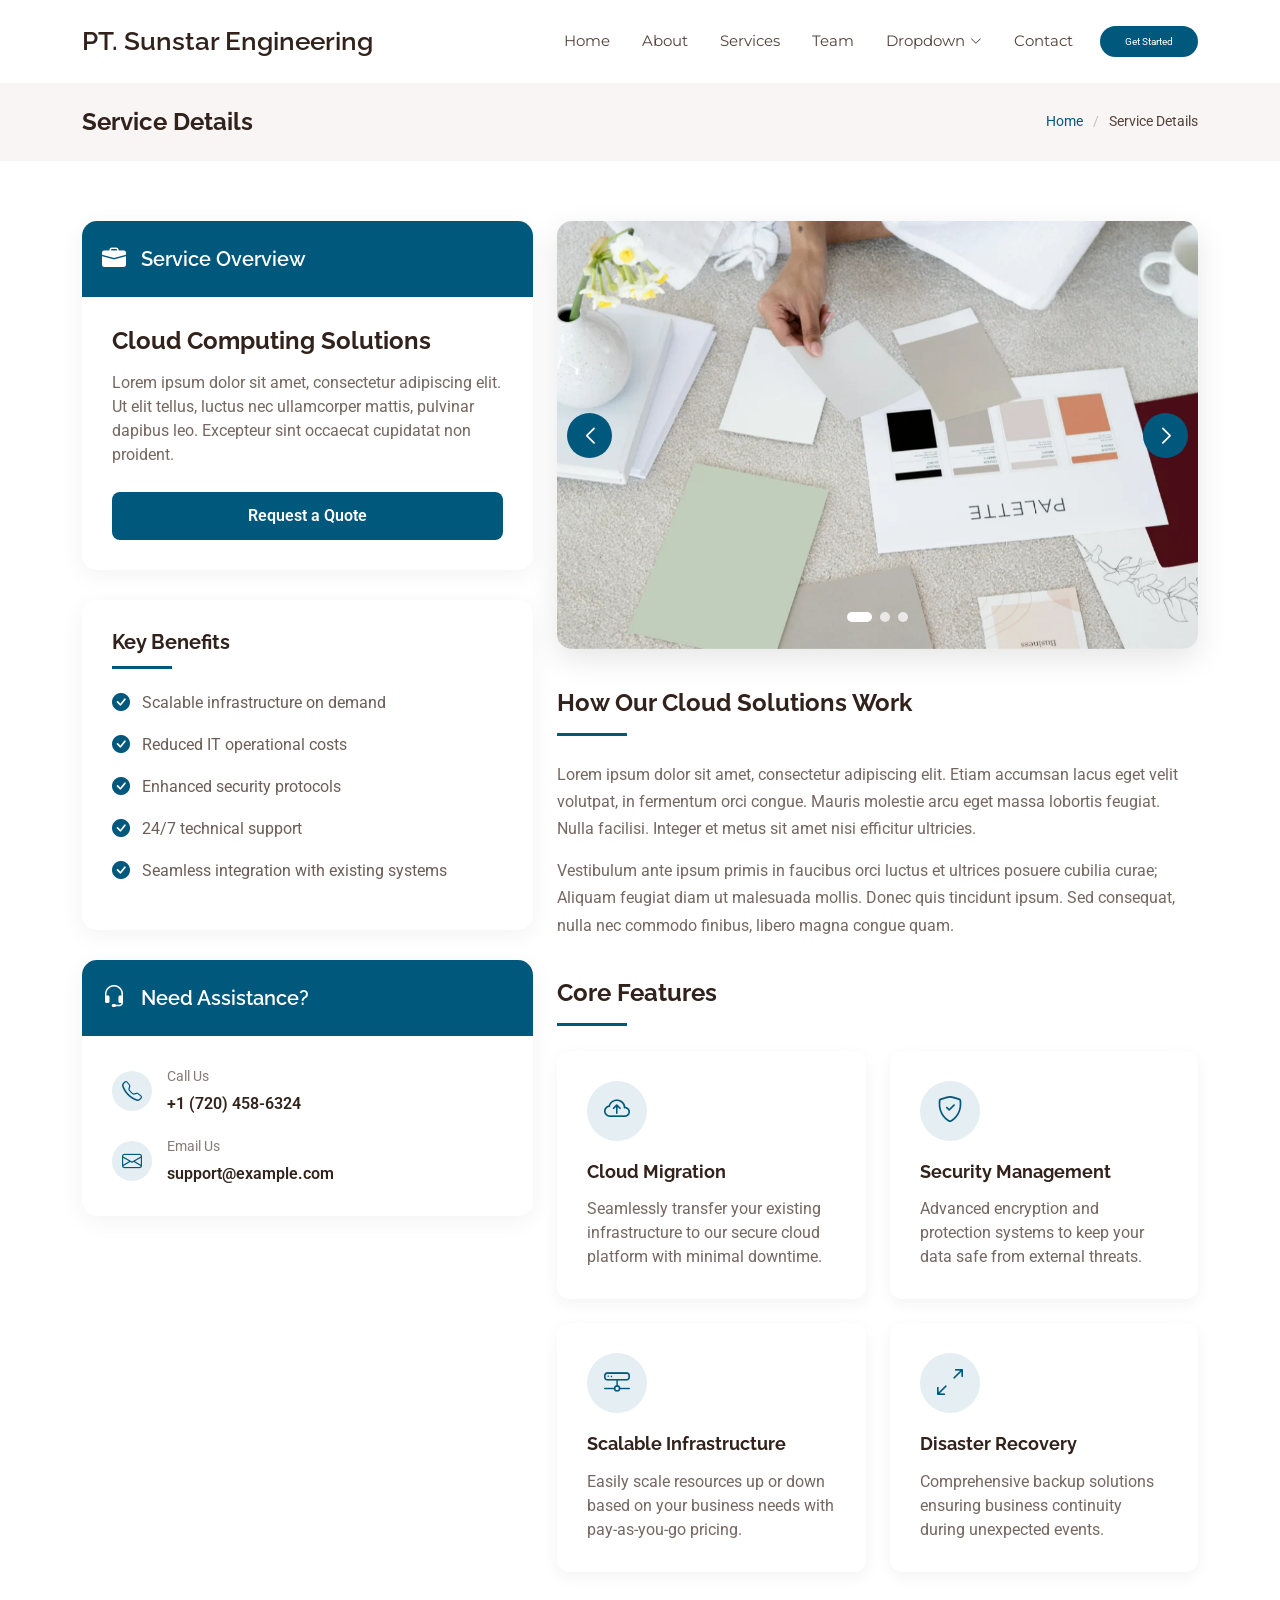
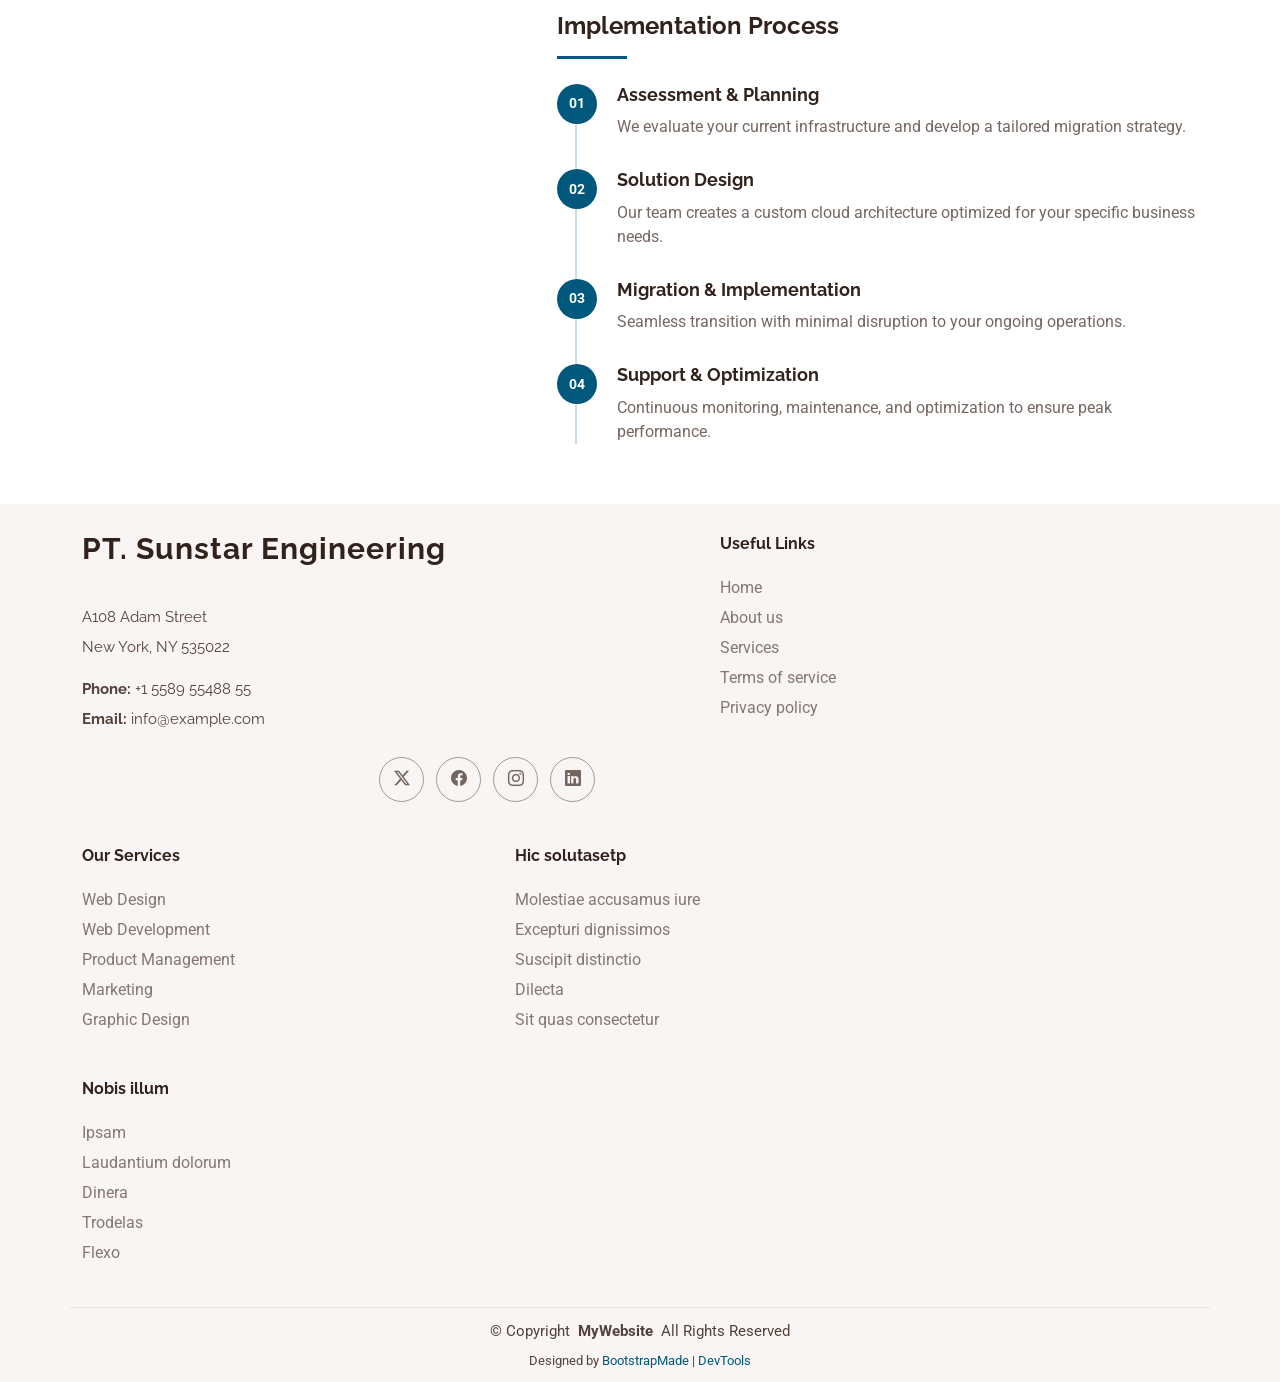
<file: service-details.html>
<!DOCTYPE html>
<html lang="en">

<head>
  <meta charset="utf-8">
  <meta content="width=device-width, initial-scale=1.0" name="viewport">
  <title>Service Details - Scout Bootstrap Template</title>
  <meta name="description" content="">
  <meta name="keywords" content="">

  <!-- Favicons -->
  <link href="assets/img/favicon.png" rel="icon">
  <link href="assets/img/apple-touch-icon.png" rel="apple-touch-icon">

  <!-- Fonts -->
  <link href="https://fonts.googleapis.com" rel="preconnect">
  <link href="https://fonts.gstatic.com" rel="preconnect" crossorigin>
  <link href="https://fonts.googleapis.com/css2?family=Roboto:ital,wght@0,100;0,300;0,400;0,500;0,700;0,900;1,100;1,300;1,400;1,500;1,700;1,900&family=Montserrat:ital,wght@0,100;0,200;0,300;0,400;0,500;0,600;0,700;0,800;0,900;1,100;1,200;1,300;1,400;1,500;1,600;1,700;1,800;1,900&family=Raleway:ital,wght@0,100;0,200;0,300;0,400;0,500;0,600;0,700;0,800;0,900;1,100;1,200;1,300;1,400;1,500;1,600;1,700;1,800;1,900&display=swap" rel="stylesheet">

  <!-- Vendor CSS Files -->
  <link href="assets/vendor/bootstrap/css/bootstrap.min.css" rel="stylesheet">
  <link href="assets/vendor/bootstrap-icons/bootstrap-icons.css" rel="stylesheet">
  <link href="assets/vendor/aos/aos.css" rel="stylesheet">
  <link href="assets/vendor/swiper/swiper-bundle.min.css" rel="stylesheet">

  <!-- Main CSS File -->
  <link href="assets/css/main.css" rel="stylesheet">

  <!-- =======================================================
  * Template Name: Scout
  * Template URL: https://bootstrapmade.com/scout-bootstrap-multipurpose-template/
  * Updated: May 05 2025 with Bootstrap v5.3.5
  * Author: BootstrapMade.com
  * License: https://bootstrapmade.com/license/
  ======================================================== -->
</head>

<body class="service-details-page">

  <header id="header" class="header d-flex align-items-center sticky-top">
    <div class="container-fluid container-xl position-relative d-flex align-items-center">

      <a href="index.html" class="logo d-flex align-items-center me-auto">
        <!-- Uncomment the line below if you also wish to use an image logo -->
        <!-- <img src="assets/img/logo.webp" alt=""> -->
        <h1 class="sitename">PT. Sunstar Engineering</h1>
      </a>

      <nav id="navmenu" class="navmenu">
        <ul>
          <li><a href="#hero">Home</a></li>
          <li><a href="#about">About</a></li>
          <li><a href="#services">Services</a></li>
          <li><a href="#team">Team</a></li>
          <li class="dropdown"><a href="#"><span>Dropdown</span> <i class="bi bi-chevron-down toggle-dropdown"></i></a>
            <ul>
              <li><a href="#">Dropdown 1</a></li>
              <li class="dropdown"><a href="#"><span>Deep Dropdown</span> <i class="bi bi-chevron-down toggle-dropdown"></i></a>
                <ul>
                  <li><a href="#">Deep Dropdown 1</a></li>
                  <li><a href="#">Deep Dropdown 2</a></li>
                  <li><a href="#">Deep Dropdown 3</a></li>
                  <li><a href="#">Deep Dropdown 4</a></li>
                  <li><a href="#">Deep Dropdown 5</a></li>
                </ul>
              </li>
              <li><a href="#">Dropdown 2</a></li>
              <li><a href="#">Dropdown 3</a></li>
              <li><a href="#">Dropdown 4</a></li>
            </ul>
          </li>
          <li><a href="#contact">Contact</a></li>
        </ul>
        <i class="mobile-nav-toggle d-xl-none bi bi-list"></i>
      </nav>

      <a class="btn-getstarted" href="index.html#about">Get Started</a>

    </div>
  </header>

  <main class="main">

    <!-- Page Title -->
    <div class="page-title light-background">
      <div class="container d-lg-flex justify-content-between align-items-center">
        <h1 class="mb-2 mb-lg-0">Service Details</h1>
        <nav class="breadcrumbs">
          <ol>
            <li><a href="index.html">Home</a></li>
            <li class="current">Service Details</li>
          </ol>
        </nav>
      </div>
    </div><!-- End Page Title -->

    <!-- Service Details Section -->
    <section id="service-details" class="service-details section">

      <div class="container" data-aos="fade-up" data-aos-delay="100">

        <div class="row gy-5">

          <div class="col-lg-5">
            <div class="service-sidebar">
              <div class="service-overview" data-aos="fade-up" data-aos-delay="100">
                <div class="overview-header">
                  <i class="bi bi-briefcase-fill"></i>
                  <h3>Service Overview</h3>
                </div>
                <div class="overview-content">
                  <h2>Cloud Computing Solutions</h2>
                  <p>Lorem ipsum dolor sit amet, consectetur adipiscing elit. Ut elit tellus, luctus nec ullamcorper mattis, pulvinar dapibus leo. Excepteur sint occaecat cupidatat non proident.</p>
                  <div class="cta-button">
                    <a href="#" class="btn-get-started">Request a Quote</a>
                  </div>
                </div>
              </div>

              <div class="key-benefits" data-aos="fade-up" data-aos-delay="200">
                <h4>Key Benefits</h4>
                <ul>
                  <li><i class="bi bi-check-circle-fill"></i> Scalable infrastructure on demand</li>
                  <li><i class="bi bi-check-circle-fill"></i> Reduced IT operational costs</li>
                  <li><i class="bi bi-check-circle-fill"></i> Enhanced security protocols</li>
                  <li><i class="bi bi-check-circle-fill"></i> 24/7 technical support</li>
                  <li><i class="bi bi-check-circle-fill"></i> Seamless integration with existing systems</li>
                </ul>
              </div>

              <div class="contact-card" data-aos="fade-up" data-aos-delay="300">
                <div class="contact-header">
                  <i class="bi bi-headset"></i>
                  <h4>Need Assistance?</h4>
                </div>
                <div class="contact-info">
                  <div class="info-row">
                    <i class="bi bi-telephone"></i>
                    <div>
                      <span>Call Us</span>
                      <p>+1 (720) 458-6324</p>
                    </div>
                  </div>
                  <div class="info-row">
                    <i class="bi bi-envelope"></i>
                    <div>
                      <span>Email Us</span>
                      <p>support@example.com</p>
                    </div>
                  </div>
                </div>
              </div>
            </div>
          </div>

          <div class="col-lg-7">
            <div class="service-content">
              <div class="image-gallery" data-aos="zoom-in" data-aos-delay="100">
                <div class="service-details-slider swiper init-swiper">
                  <script type="application/json" class="swiper-config">
                    {
                      "loop": true,
                      "speed": 800,
                      "autoplay": {
                        "delay": 5000
                      },
                      "slidesPerView": 1,
                      "effect": "fade",
                      "navigation": {
                        "nextEl": ".swiper-button-next",
                        "prevEl": ".swiper-button-prev"
                      },
                      "pagination": {
                        "el": ".swiper-pagination",
                        "type": "bullets",
                        "clickable": true
                      }
                    }
                  </script>
                  <div class="swiper-wrapper align-items-center">
                    <div class="swiper-slide">
                      <img src="assets/img/services/services-5.webp" alt="" class="img-fluid" loading="lazy">
                    </div>
                    <div class="swiper-slide">
                      <img src="assets/img/services/services-6.webp" alt="" class="img-fluid" loading="lazy">
                    </div>
                    <div class="swiper-slide">
                      <img src="assets/img/services/services-8.webp" alt="" class="img-fluid" loading="lazy">
                    </div>
                  </div>
                  <div class="swiper-pagination"></div>
                  <div class="swiper-button-next"></div>
                  <div class="swiper-button-prev"></div>
                </div>
              </div>

              <div class="details-content" data-aos="fade-up" data-aos-delay="200">
                <div class="section-header">
                  <h3>How Our Cloud Solutions Work</h3>
                  <div class="divider"></div>
                </div>
                <p>
                  Lorem ipsum dolor sit amet, consectetur adipiscing elit. Etiam accumsan lacus eget velit volutpat, in fermentum orci congue. Mauris molestie arcu eget massa lobortis feugiat. Nulla facilisi. Integer et metus sit amet nisi efficitur ultricies.
                </p>
                <p>
                  Vestibulum ante ipsum primis in faucibus orci luctus et ultrices posuere cubilia curae; Aliquam feugiat diam ut malesuada mollis. Donec quis tincidunt ipsum. Sed consequat, nulla nec commodo finibus, libero magna congue quam.
                </p>
              </div>

              <div class="service-features" data-aos="fade-up" data-aos-delay="300">
                <div class="section-header">
                  <h3>Core Features</h3>
                  <div class="divider"></div>
                </div>
                <div class="row g-4">
                  <div class="col-md-6">
                    <div class="feature-card">
                      <div class="icon-wrapper">
                        <i class="bi bi-cloud-arrow-up"></i>
                      </div>
                      <h4>Cloud Migration</h4>
                      <p>Seamlessly transfer your existing infrastructure to our secure cloud platform with minimal downtime.</p>
                    </div>
                  </div>
                  <div class="col-md-6">
                    <div class="feature-card">
                      <div class="icon-wrapper">
                        <i class="bi bi-shield-check"></i>
                      </div>
                      <h4>Security Management</h4>
                      <p>Advanced encryption and protection systems to keep your data safe from external threats.</p>
                    </div>
                  </div>
                  <div class="col-md-6">
                    <div class="feature-card">
                      <div class="icon-wrapper">
                        <i class="bi bi-hdd-network"></i>
                      </div>
                      <h4>Scalable Infrastructure</h4>
                      <p>Easily scale resources up or down based on your business needs with pay-as-you-go pricing.</p>
                    </div>
                  </div>
                  <div class="col-md-6">
                    <div class="feature-card">
                      <div class="icon-wrapper">
                        <i class="bi bi-arrows-angle-expand"></i>
                      </div>
                      <h4>Disaster Recovery</h4>
                      <p>Comprehensive backup solutions ensuring business continuity during unexpected events.</p>
                    </div>
                  </div>
                </div>
              </div>

              <div class="implementation-steps" data-aos="fade-up" data-aos-delay="400">
                <div class="section-header">
                  <h3>Implementation Process</h3>
                  <div class="divider"></div>
                </div>
                <div class="step-container">
                  <div class="step">
                    <span class="step-number">01</span>
                    <div class="step-content">
                      <h4>Assessment &amp; Planning</h4>
                      <p>We evaluate your current infrastructure and develop a tailored migration strategy.</p>
                    </div>
                  </div>
                  <div class="step">
                    <span class="step-number">02</span>
                    <div class="step-content">
                      <h4>Solution Design</h4>
                      <p>Our team creates a custom cloud architecture optimized for your specific business needs.</p>
                    </div>
                  </div>
                  <div class="step">
                    <span class="step-number">03</span>
                    <div class="step-content">
                      <h4>Migration &amp; Implementation</h4>
                      <p>Seamless transition with minimal disruption to your ongoing operations.</p>
                    </div>
                  </div>
                  <div class="step">
                    <span class="step-number">04</span>
                    <div class="step-content">
                      <h4>Support &amp; Optimization</h4>
                      <p>Continuous monitoring, maintenance, and optimization to ensure peak performance.</p>
                    </div>
                  </div>
                </div>
              </div>
            </div>
          </div>

        </div>

      </div>

    </section><!-- /Service Details Section -->

  </main>

  <footer id="footer" class="footer position-relative light-background">

    <div class="container footer-top">
      <div class="row gy-4">
        <div class="col-lg-4 col-md-6 footer-about">
          <a href="index.html" class="logo d-flex align-items-center">
            <span class="sitename">PT. Sunstar Engineering</span>
          </a>
          <div class="footer-contact pt-3">
            <p>A108 Adam Street</p>
            <p>New York, NY 535022</p>
            <p class="mt-3"><strong>Phone:</strong> <span>+1 5589 55488 55</span></p>
            <p><strong>Email:</strong> <span>info@example.com</span></p>
          </div>
          <div class="social-links d-flex mt-4">
            <a href=""><i class="bi bi-twitter-x"></i></a>
            <a href=""><i class="bi bi-facebook"></i></a>
            <a href=""><i class="bi bi-instagram"></i></a>
            <a href=""><i class="bi bi-linkedin"></i></a>
          </div>
        </div>

        <div class="col-lg-2 col-md-3 footer-links">
          <h4>Useful Links</h4>
          <ul>
            <li><a href="#">Home</a></li>
            <li><a href="#">About us</a></li>
            <li><a href="#">Services</a></li>
            <li><a href="#">Terms of service</a></li>
            <li><a href="#">Privacy policy</a></li>
          </ul>
        </div>

        <div class="col-lg-2 col-md-3 footer-links">
          <h4>Our Services</h4>
          <ul>
            <li><a href="#">Web Design</a></li>
            <li><a href="#">Web Development</a></li>
            <li><a href="#">Product Management</a></li>
            <li><a href="#">Marketing</a></li>
            <li><a href="#">Graphic Design</a></li>
          </ul>
        </div>

        <div class="col-lg-2 col-md-3 footer-links">
          <h4>Hic solutasetp</h4>
          <ul>
            <li><a href="#">Molestiae accusamus iure</a></li>
            <li><a href="#">Excepturi dignissimos</a></li>
            <li><a href="#">Suscipit distinctio</a></li>
            <li><a href="#">Dilecta</a></li>
            <li><a href="#">Sit quas consectetur</a></li>
          </ul>
        </div>

        <div class="col-lg-2 col-md-3 footer-links">
          <h4>Nobis illum</h4>
          <ul>
            <li><a href="#">Ipsam</a></li>
            <li><a href="#">Laudantium dolorum</a></li>
            <li><a href="#">Dinera</a></li>
            <li><a href="#">Trodelas</a></li>
            <li><a href="#">Flexo</a></li>
          </ul>
        </div>

      </div>
    </div>

    <div class="container copyright text-center mt-4">
      <p>© <span>Copyright</span> <strong class="px-1 sitename">MyWebsite</strong> <span>All Rights Reserved</span></p>
      <div class="credits">
        <!-- All the links in the footer should remain intact. -->
        <!-- You can delete the links only if you've purchased the pro version. -->
        <!-- Licensing information: https://bootstrapmade.com/license/ -->
        <!-- Purchase the pro version with working PHP/AJAX contact form: [buy-url] -->
        Designed by <a href="https://bootstrapmade.com/">BootstrapMade</a> | <a href="https://bootstrapmade.com/tools/">DevTools</a>
      </div>
    </div>

  </footer>

  <!-- Scroll Top -->
  <a href="#" id="scroll-top" class="scroll-top d-flex align-items-center justify-content-center"><i class="bi bi-arrow-up-short"></i></a>

  <!-- Vendor JS Files -->
  <script src="assets/vendor/bootstrap/js/bootstrap.bundle.min.js"></script>
  <script src="assets/vendor/php-email-form/validate.js"></script>
  <script src="assets/vendor/aos/aos.js"></script>
  <script src="assets/vendor/purecounter/purecounter_vanilla.js"></script>
  <script src="assets/vendor/swiper/swiper-bundle.min.js"></script>

  <!-- Main JS File -->
  <script src="assets/js/main.js"></script>

</body>

</html>
</file>
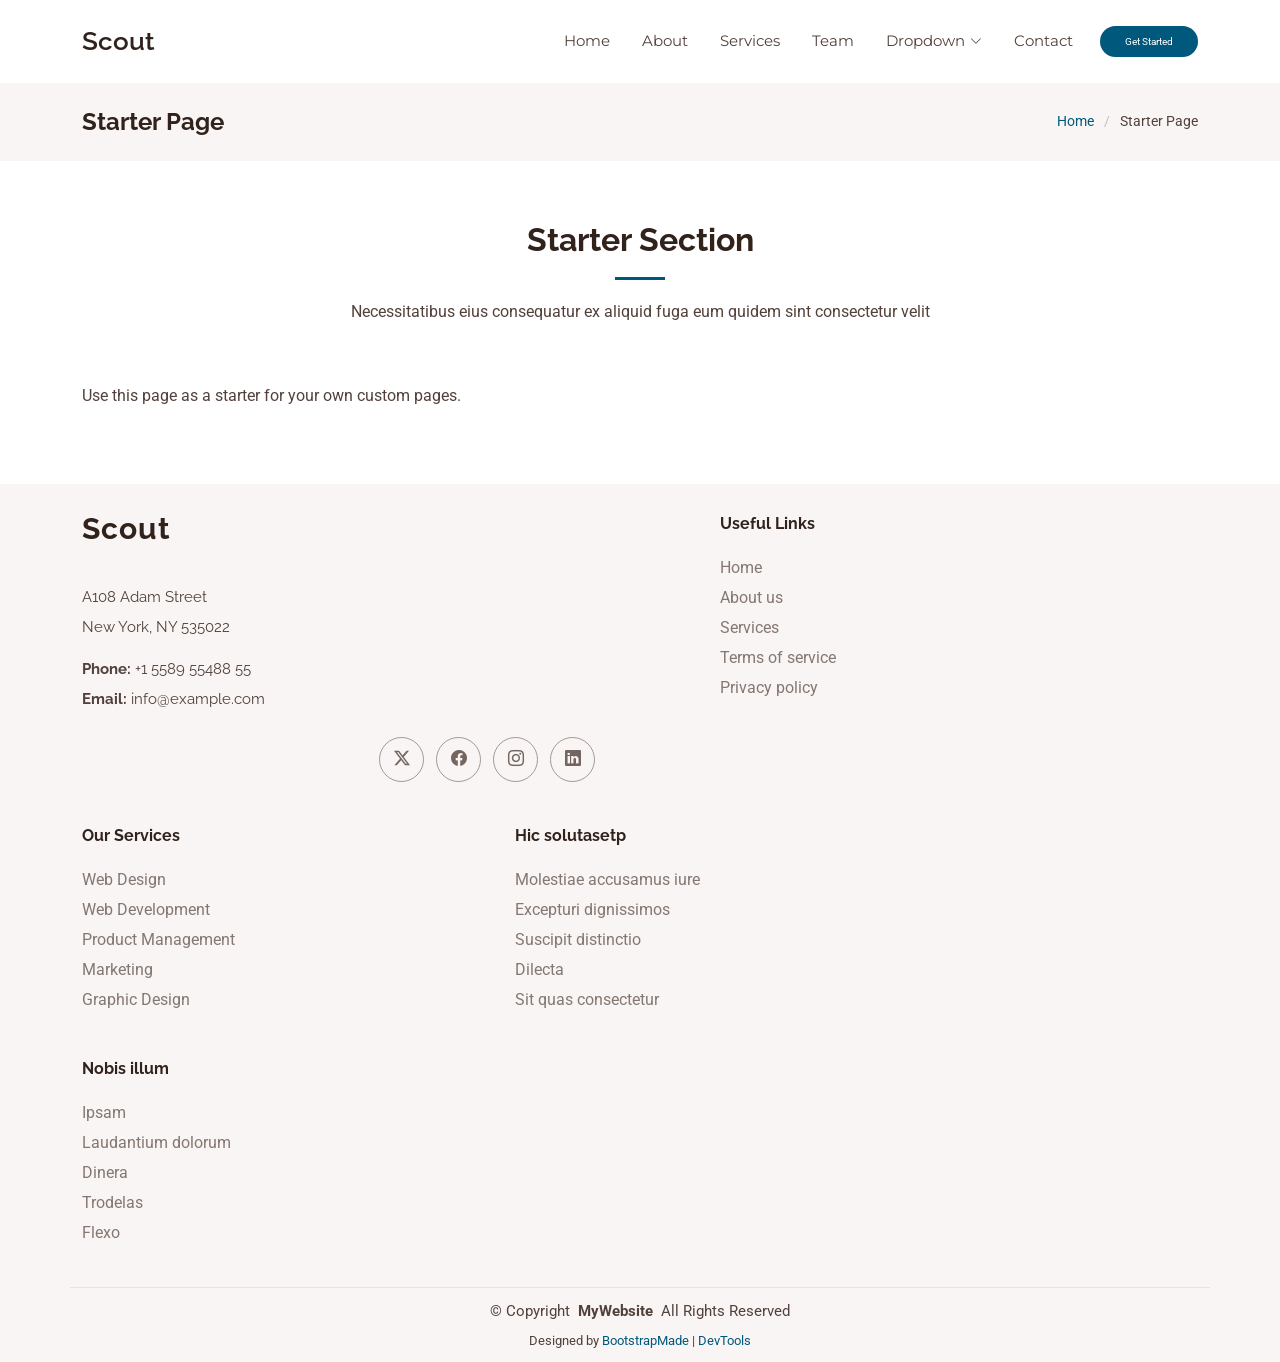
<file: starter-page.html>
<!DOCTYPE html>
<html lang="en">

<head>
  <meta charset="utf-8">
  <meta content="width=device-width, initial-scale=1.0" name="viewport">
  <title>Starter Page - Scout Bootstrap Template</title>
  <meta name="description" content="">
  <meta name="keywords" content="">

  <!-- Favicons -->
  <link href="assets/img/favicon.png" rel="icon">
  <link href="assets/img/apple-touch-icon.png" rel="apple-touch-icon">

  <!-- Fonts -->
  <link href="https://fonts.googleapis.com" rel="preconnect">
  <link href="https://fonts.gstatic.com" rel="preconnect" crossorigin>
  <link href="https://fonts.googleapis.com/css2?family=Roboto:ital,wght@0,100;0,300;0,400;0,500;0,700;0,900;1,100;1,300;1,400;1,500;1,700;1,900&family=Montserrat:ital,wght@0,100;0,200;0,300;0,400;0,500;0,600;0,700;0,800;0,900;1,100;1,200;1,300;1,400;1,500;1,600;1,700;1,800;1,900&family=Raleway:ital,wght@0,100;0,200;0,300;0,400;0,500;0,600;0,700;0,800;0,900;1,100;1,200;1,300;1,400;1,500;1,600;1,700;1,800;1,900&display=swap" rel="stylesheet">

  <!-- Vendor CSS Files -->
  <link href="assets/vendor/bootstrap/css/bootstrap.min.css" rel="stylesheet">
  <link href="assets/vendor/bootstrap-icons/bootstrap-icons.css" rel="stylesheet">
  <link href="assets/vendor/aos/aos.css" rel="stylesheet">
  <link href="assets/vendor/swiper/swiper-bundle.min.css" rel="stylesheet">

  <!-- Main CSS File -->
  <link href="assets/css/main.css" rel="stylesheet">

  <!-- =======================================================
  * Template Name: Scout
  * Template URL: https://bootstrapmade.com/scout-bootstrap-multipurpose-template/
  * Updated: May 05 2025 with Bootstrap v5.3.5
  * Author: BootstrapMade.com
  * License: https://bootstrapmade.com/license/
  ======================================================== -->
</head>

<body class="starter-page-page">

  <header id="header" class="header d-flex align-items-center sticky-top">
    <div class="container-fluid container-xl position-relative d-flex align-items-center">

      <a href="index.html" class="logo d-flex align-items-center me-auto">
        <!-- Uncomment the line below if you also wish to use an image logo -->
        <!-- <img src="assets/img/logo.webp" alt=""> -->
        <h1 class="sitename">Scout</h1>
      </a>

      <nav id="navmenu" class="navmenu">
        <ul>
          <li><a href="#hero">Home</a></li>
          <li><a href="#about">About</a></li>
          <li><a href="#services">Services</a></li>
          <li><a href="#team">Team</a></li>
          <li class="dropdown"><a href="#"><span>Dropdown</span> <i class="bi bi-chevron-down toggle-dropdown"></i></a>
            <ul>
              <li><a href="#">Dropdown 1</a></li>
              <li class="dropdown"><a href="#"><span>Deep Dropdown</span> <i class="bi bi-chevron-down toggle-dropdown"></i></a>
                <ul>
                  <li><a href="#">Deep Dropdown 1</a></li>
                  <li><a href="#">Deep Dropdown 2</a></li>
                  <li><a href="#">Deep Dropdown 3</a></li>
                  <li><a href="#">Deep Dropdown 4</a></li>
                  <li><a href="#">Deep Dropdown 5</a></li>
                </ul>
              </li>
              <li><a href="#">Dropdown 2</a></li>
              <li><a href="#">Dropdown 3</a></li>
              <li><a href="#">Dropdown 4</a></li>
            </ul>
          </li>
          <li><a href="#contact">Contact</a></li>
        </ul>
        <i class="mobile-nav-toggle d-xl-none bi bi-list"></i>
      </nav>

      <a class="btn-getstarted" href="index.html#about">Get Started</a>

    </div>
  </header>

  <main class="main">

    <!-- Page Title -->
    <div class="page-title light-background">
      <div class="container d-lg-flex justify-content-between align-items-center">
        <h1 class="mb-2 mb-lg-0">Starter Page</h1>
        <nav class="breadcrumbs">
          <ol>
            <li><a href="index.html">Home</a></li>
            <li class="current">Starter Page</li>
          </ol>
        </nav>
      </div>
    </div><!-- End Page Title -->

    <!-- Starter Section Section -->
    <section id="starter-section" class="starter-section section">

      <!-- Section Title -->
      <div class="container section-title" data-aos="fade-up">
        <h2>Starter Section</h2>
        <p>Necessitatibus eius consequatur ex aliquid fuga eum quidem sint consectetur velit</p>
      </div><!-- End Section Title -->

      <div class="container" data-aos="fade-up">
        <p>Use this page as a starter for your own custom pages.</p>
      </div>

    </section><!-- /Starter Section Section -->

  </main>

  <footer id="footer" class="footer position-relative light-background">

    <div class="container footer-top">
      <div class="row gy-4">
        <div class="col-lg-4 col-md-6 footer-about">
          <a href="index.html" class="logo d-flex align-items-center">
            <span class="sitename">Scout</span>
          </a>
          <div class="footer-contact pt-3">
            <p>A108 Adam Street</p>
            <p>New York, NY 535022</p>
            <p class="mt-3"><strong>Phone:</strong> <span>+1 5589 55488 55</span></p>
            <p><strong>Email:</strong> <span>info@example.com</span></p>
          </div>
          <div class="social-links d-flex mt-4">
            <a href=""><i class="bi bi-twitter-x"></i></a>
            <a href=""><i class="bi bi-facebook"></i></a>
            <a href=""><i class="bi bi-instagram"></i></a>
            <a href=""><i class="bi bi-linkedin"></i></a>
          </div>
        </div>

        <div class="col-lg-2 col-md-3 footer-links">
          <h4>Useful Links</h4>
          <ul>
            <li><a href="#">Home</a></li>
            <li><a href="#">About us</a></li>
            <li><a href="#">Services</a></li>
            <li><a href="#">Terms of service</a></li>
            <li><a href="#">Privacy policy</a></li>
          </ul>
        </div>

        <div class="col-lg-2 col-md-3 footer-links">
          <h4>Our Services</h4>
          <ul>
            <li><a href="#">Web Design</a></li>
            <li><a href="#">Web Development</a></li>
            <li><a href="#">Product Management</a></li>
            <li><a href="#">Marketing</a></li>
            <li><a href="#">Graphic Design</a></li>
          </ul>
        </div>

        <div class="col-lg-2 col-md-3 footer-links">
          <h4>Hic solutasetp</h4>
          <ul>
            <li><a href="#">Molestiae accusamus iure</a></li>
            <li><a href="#">Excepturi dignissimos</a></li>
            <li><a href="#">Suscipit distinctio</a></li>
            <li><a href="#">Dilecta</a></li>
            <li><a href="#">Sit quas consectetur</a></li>
          </ul>
        </div>

        <div class="col-lg-2 col-md-3 footer-links">
          <h4>Nobis illum</h4>
          <ul>
            <li><a href="#">Ipsam</a></li>
            <li><a href="#">Laudantium dolorum</a></li>
            <li><a href="#">Dinera</a></li>
            <li><a href="#">Trodelas</a></li>
            <li><a href="#">Flexo</a></li>
          </ul>
        </div>

      </div>
    </div>

    <div class="container copyright text-center mt-4">
      <p>© <span>Copyright</span> <strong class="px-1 sitename">MyWebsite</strong> <span>All Rights Reserved</span></p>
      <div class="credits">
        <!-- All the links in the footer should remain intact. -->
        <!-- You can delete the links only if you've purchased the pro version. -->
        <!-- Licensing information: https://bootstrapmade.com/license/ -->
        <!-- Purchase the pro version with working PHP/AJAX contact form: [buy-url] -->
        Designed by <a href="https://bootstrapmade.com/">BootstrapMade</a> | <a href="https://bootstrapmade.com/tools/">DevTools</a>
      </div>
    </div>

  </footer>

  <!-- Scroll Top -->
  <a href="#" id="scroll-top" class="scroll-top d-flex align-items-center justify-content-center"><i class="bi bi-arrow-up-short"></i></a>

  <!-- Vendor JS Files -->
  <script src="assets/vendor/bootstrap/js/bootstrap.bundle.min.js"></script>
  <script src="assets/vendor/php-email-form/validate.js"></script>
  <script src="assets/vendor/aos/aos.js"></script>
  <script src="assets/vendor/purecounter/purecounter_vanilla.js"></script>
  <script src="assets/vendor/swiper/swiper-bundle.min.js"></script>

  <!-- Main JS File -->
  <script src="assets/js/main.js"></script>

</body>

</html>
</file>
<file: assets/css/main.css>
/**
* Template Name: Scout
* Template URL: https://bootstrapmade.com/scout-bootstrap-multipurpose-template/
* Updated: May 05 2025 with Bootstrap v5.3.5
* Author: BootstrapMade.com
* License: https://bootstrapmade.com/license/
*/

/*--------------------------------------------------------------
# Font & Color Variables
# Help: https://bootstrapmade.com/color-system/
--------------------------------------------------------------*/
/* Fonts */
:root {
  --default-font: "Roboto",  system-ui, -apple-system, "Segoe UI", Roboto, "Helvetica Neue", Arial, "Noto Sans", "Liberation Sans", sans-serif, "Apple Color Emoji", "Segoe UI Emoji", "Segoe UI Symbol", "Noto Color Emoji";
  --heading-font: "Raleway",  sans-serif;
  --nav-font: "Montserrat",  sans-serif;
}

/* Global Colors - The following color variables are used throughout the website. Updating them here will change the color scheme of the entire website */
:root { 
  --background-color: #ffffff; /* Background color for the entire website, including individual sections */
  --default-color: #52413a; /* Default color used for the majority of the text content across the entire website */
  --heading-color: #31221c; /* Color for headings, subheadings and title throughout the website */
  --accent-color: #00587c; /* Accent color that represents your brand on the website. It's used for buttons, links, and other elements that need to stand out */
  --surface-color: #ffffff; /* The surface color is used as a background of boxed elements within sections, such as cards, icon boxes, or other elements that require a visual separation from the global background. */
  --contrast-color: #ffffff; /* Contrast color for text, ensuring readability against backgrounds of accent, heading, or default colors. */
}

/* Nav Menu Colors - The following color variables are used specifically for the navigation menu. They are separate from the global colors to allow for more customization options */
:root {
  --nav-color: #52413a;  /* The default color of the main navmenu links */
  --nav-hover-color: #00587c; /* Applied to main navmenu links when they are hovered over or active */
  --nav-mobile-background-color: #ffffff; /* Used as the background color for mobile navigation menu */
  --nav-dropdown-background-color: #ffffff; /* Used as the background color for dropdown items that appear when hovering over primary navigation items */
  --nav-dropdown-color: #52413a; /* Used for navigation links of the dropdown items in the navigation menu. */
  --nav-dropdown-hover-color: #00587c; /* Similar to --nav-hover-color, this color is applied to dropdown navigation links when they are hovered over. */
}

/* Color Presets - These classes override global colors when applied to any section or element, providing reuse of the sam color scheme. */

.light-background {
  --background-color: #f8f5f4;
  --surface-color: #ffffff;
}

.dark-background {
  --background-color: #060606;
  --default-color: #ffffff;
  --heading-color: #ffffff;
  --surface-color: #343333;
  --contrast-color: #ffffff;
}

/* Smooth scroll */
:root {
  scroll-behavior: smooth;
}

/*--------------------------------------------------------------
# General Styling & Shared Classes
--------------------------------------------------------------*/
body {
  color: var(--default-color);
  background-color: var(--background-color);
  font-family: var(--default-font);
}

a {
  color: var(--accent-color);
  text-decoration: none;
  transition: 0.3s;
}

a:hover {
  color: color-mix(in srgb, var(--accent-color), transparent 25%);
  text-decoration: none;
}

h1,
h2,
h3,
h4,
h5,
h6 {
  color: var(--heading-color);
  font-family: var(--heading-font);
}
/* Jarak antar bagian merek */
.brand-section {
    margin-top: 100px;
}
/* PHP Email Form Messages
------------------------------*/
.php-email-form .error-message {
  display: none;
  background: #df1529;
  color: #ffffff;
  text-align: left;
  padding: 15px;
  margin-bottom: 24px;
  font-weight: 600;
}

.php-email-form .sent-message {
  display: none;
  color: #ffffff;
  background: #059652;
  text-align: center;
  padding: 15px;
  margin-bottom: 24px;
  font-weight: 600;
}

.php-email-form .loading {
  display: none;
  background: var(--surface-color);
  text-align: center;
  padding: 15px;
  margin-bottom: 24px;
}

.php-email-form .loading:before {
  content: "";
  display: inline-block;
  border-radius: 50%;
  width: 24px;
  height: 24px;
  margin: 0 10px -6px 0;
  border: 3px solid var(--accent-color);
  border-top-color: var(--surface-color);
  animation: php-email-form-loading 1s linear infinite;
}

@keyframes php-email-form-loading {
  0% {
    transform: rotate(0deg);
  }

  100% {
    transform: rotate(360deg);
  }
}

/*--------------------------------------------------------------
# Global Header
--------------------------------------------------------------*/
.header {
  color: var(--default-color);
  background-color: var(--background-color);
  padding: 15px 0;
  transition: all 0.5s;
  z-index: 997;
}

.header .logo {
  line-height: 1;
}

.header .logo img {
  max-height: 36px;
  margin-right: 8px;
}

.header .logo h1 {
  font-size: 26px;
  margin: 0;
  font-weight: 600;
  color: var(--heading-color);
}

.header .btn-getstarted,
.header .btn-getstarted:focus {
  color: var(--contrast-color);
  background: var(--accent-color);
  font-size: 10px;
  padding: 8px 25px;
  margin: 0 0 0 25px;
  border-radius: 50px;
  transition: 0.3s;
}

.header .btn-getstarted:hover,
.header .btn-getstarted:focus:hover {
  color: var(--contrast-color);
  background: color-mix(in srgb, var(--accent-color), transparent 15%);
}

@media (max-width: 1200px) {
  .header .logo {
    order: 1;
  }

  .header .btn-getstarted {
    order: 2;
    margin: 0 15px 0 0;
    padding: 6px 15px;
  }

  .header .navmenu {
    order: 3;
  }
}

/* Global Header on Scroll
------------------------------*/
.scrolled .header {
  --background-color: rgba(244, 239, 237, 0.95);
}

/*--------------------------------------------------------------
# Navigation Menu
--------------------------------------------------------------*/
/* Desktop Navigation */
@media (min-width: 1200px) {
  .navmenu {
    padding: 0;
  }

  .navmenu ul {
    margin: 0;
    padding: 0;
    display: flex;
    list-style: none;
    align-items: center;
  }

  .navmenu li {
    position: relative;
  }

  .navmenu>ul>li {
    white-space: nowrap;
    padding: 15px 14px;
  }

  .navmenu>ul>li:last-child {
    padding-right: 0;
  }

  .navmenu a,
  .navmenu a:focus {
    color: var(--nav-color);
    font-size: 15px;
    padding: 0 2px;
    font-family: var(--nav-font);
    font-weight: 400;
    display: flex;
    align-items: center;
    justify-content: space-between;
    white-space: nowrap;
    transition: 0.3s;
    position: relative;
  }

  .navmenu a i,
  .navmenu a:focus i {
    font-size: 12px;
    line-height: 0;
    margin-left: 5px;
    transition: 0.3s;
  }

  .navmenu>ul>li>a:before {
    content: "";
    position: absolute;
    width: 100%;
    height: 2px;
    bottom: -6px;
    left: 0;
    background-color: var(--accent-color);
    visibility: hidden;
    width: 0px;
    transition: all 0.3s ease-in-out 0s;
  }

  .navmenu a:hover:before,
  .navmenu li:hover>a:before,
  .navmenu .active:before {
    visibility: visible;
    width: 100%;
  }

  .navmenu li:hover>a,
  .navmenu .active,
  .navmenu .active:focus {
    color: var(--nav-hover-color);
  }

  .navmenu .dropdown ul {
    margin: 0;
    padding: 10px 0;
    background: var(--nav-dropdown-background-color);
    display: block;
    position: absolute;
    visibility: hidden;
    left: 14px;
    top: 130%;
    opacity: 0;
    transition: 0.3s;
    border-radius: 4px;
    z-index: 99;
    box-shadow: 0px 0px 30px rgba(0, 0, 0, 0.1);
  }

  .navmenu .dropdown ul li {
    min-width: 200px;
  }

  .navmenu .dropdown ul a {
    padding: 10px 20px;
    font-size: 15px;
    text-transform: none;
    color: var(--nav-dropdown-color);
  }

  .navmenu .dropdown ul a i {
    font-size: 12px;
  }

  .navmenu .dropdown ul a:hover,
  .navmenu .dropdown ul .active:hover,
  .navmenu .dropdown ul li:hover>a {
    color: var(--nav-dropdown-hover-color);
  }

  .navmenu .dropdown:hover>ul {
    opacity: 1;
    top: 100%;
    visibility: visible;
  }

  .navmenu .dropdown .dropdown ul {
    top: 0;
    left: -90%;
    visibility: hidden;
  }

  .navmenu .dropdown .dropdown:hover>ul {
    opacity: 1;
    top: 0;
    left: -100%;
    visibility: visible;
  }
}

/* Mobile Navigation */
@media (max-width: 1199px) {
  .mobile-nav-toggle {
    color: var(--nav-color);
    font-size: 28px;
    line-height: 0;
    margin-right: 10px;
    cursor: pointer;
    transition: color 0.3s;
  }

  .navmenu {
    padding: 0;
    z-index: 9997;
  }

  .navmenu ul {
    display: none;
    list-style: none;
    position: absolute;
    inset: 60px 20px 20px 20px;
    padding: 10px 0;
    margin: 0;
    border-radius: 6px;
    background-color: var(--nav-mobile-background-color);
    border: 1px solid color-mix(in srgb, var(--default-color), transparent 90%);
    box-shadow: none;
    overflow-y: auto;
    transition: 0.3s;
    z-index: 9998;
  }

  .navmenu a,
  .navmenu a:focus {
    color: var(--nav-dropdown-color);
    padding: 10px 20px;
    font-family: var(--nav-font);
    font-size: 17px;
    font-weight: 500;
    display: flex;
    align-items: center;
    justify-content: space-between;
    white-space: nowrap;
    transition: 0.3s;
  }

  .navmenu a i,
  .navmenu a:focus i {
    font-size: 12px;
    line-height: 0;
    margin-left: 5px;
    width: 30px;
    height: 30px;
    display: flex;
    align-items: center;
    justify-content: center;
    border-radius: 50%;
    transition: 0.3s;
    background-color: color-mix(in srgb, var(--accent-color), transparent 90%);
  }

  .navmenu a i:hover,
  .navmenu a:focus i:hover {
    background-color: var(--accent-color);
    color: var(--contrast-color);
  }

  .navmenu a:hover,
  .navmenu .active,
  .navmenu .active:focus {
    color: var(--nav-dropdown-hover-color);
  }

  .navmenu .active i,
  .navmenu .active:focus i {
    background-color: var(--accent-color);
    color: var(--contrast-color);
    transform: rotate(180deg);
  }

  .navmenu .dropdown ul {
    position: static;
    display: none;
    z-index: 99;
    padding: 10px 0;
    margin: 10px 20px;
    background-color: var(--nav-dropdown-background-color);
    transition: all 0.5s ease-in-out;
  }

  .navmenu .dropdown ul ul {
    background-color: rgba(33, 37, 41, 0.1);
  }

  .navmenu .dropdown>.dropdown-active {
    display: block;
    background-color: rgba(33, 37, 41, 0.03);
  }

  .mobile-nav-active {
    overflow: hidden;
  }

  .mobile-nav-active .mobile-nav-toggle {
    color: #fff;
    position: absolute;
    font-size: 32px;
    top: 15px;
    right: 15px;
    margin-right: 0;
    z-index: 9999;
  }

  .mobile-nav-active .navmenu {
    position: fixed;
    overflow: hidden;
    inset: 0;
    background: rgba(33, 37, 41, 0.8);
    transition: 0.3s;
  }

  .mobile-nav-active .navmenu>ul {
    display: block;
  }
}

/*--------------------------------------------------------------
# Global Footer
--------------------------------------------------------------*/
.footer {
  color: var(--default-color);
  background-color: var(--background-color);
  font-size: 14px;
  position: relative;
}

.footer .footer-top {
  padding-top: 50px;
}

.footer .footer-about .logo {
  line-height: 1;
  margin-bottom: 25px;
}

.footer .footer-about .logo img {
  max-height: 40px;
  margin-right: 6px;
}

.footer .footer-about .logo span {
  color: var(--heading-color);
  font-family: var(--heading-font);
  font-size: 26px;
  font-weight: 700;
  letter-spacing: 1px;
}

.footer .footer-about p {
  font-size: 14px;
  font-family: var(--heading-font);
}

.footer .social-links a {
  display: flex;
  align-items: center;
  justify-content: center;
  width: 40px;
  height: 40px;
  border-radius: 50%;
  border: 1px solid color-mix(in srgb, var(--default-color), transparent 50%);
  font-size: 16px;
  color: color-mix(in srgb, var(--default-color), transparent 20%);
  margin-right: 10px;
  transition: 0.3s;
}

.footer .social-links a:hover {
  color: var(--accent-color);
  border-color: var(--accent-color);
}

.footer h4 {
  font-size: 16px;
  font-weight: bold;
  position: relative;
  padding-bottom: 12px;
}

.footer .footer-links {
  margin-bottom: 30px;
}

.footer .footer-links ul {
  list-style: none;
  padding: 0;
  margin: 0;
}

.footer .footer-links ul i {
  padding-right: 2px;
  font-size: 12px;
  line-height: 0;
}

.footer .footer-links ul li {
  padding: 10px 0;
  display: flex;
  align-items: center;
}

.footer .footer-links ul li:first-child {
  padding-top: 0;
}

.footer .footer-links ul a {
  color: color-mix(in srgb, var(--default-color), transparent 30%);
  display: inline-block;
  line-height: 1;
}

.footer .footer-links ul a:hover {
  color: var(--accent-color);
}

.footer .footer-contact p {
  margin-bottom: 5px;
}

.footer .copyright {
  padding: 25px 0;
  border-top: 1px solid color-mix(in srgb, var(--default-color), transparent 90%);
}

.footer .copyright p {
  margin-bottom: 0;
}

.footer .credits {
  margin-top: 8px;
  font-size: 13px;
}

/*--------------------------------------------------------------
# Scroll Top Button
--------------------------------------------------------------*/
.scroll-top {
  position: fixed;
  visibility: hidden;
  opacity: 0;
  right: 15px;
  bottom: -15px;
  z-index: 99999;
  background-color: var(--accent-color);
  width: 44px;
  height: 44px;
  border-radius: 50px;
  transition: all 0.4s;
}

.scroll-top i {
  font-size: 24px;
  color: var(--contrast-color);
  line-height: 0;
}

.scroll-top:hover {
  background-color: color-mix(in srgb, var(--accent-color), transparent 20%);
  color: var(--contrast-color);
}

.scroll-top.active {
  visibility: visible;
  opacity: 1;
  bottom: 15px;
}

/*--------------------------------------------------------------
# Disable aos animation delay on mobile devices
--------------------------------------------------------------*/
@media screen and (max-width: 768px) {
  [data-aos-delay] {
    transition-delay: 0 !important;
  }
}

/*--------------------------------------------------------------
# Global Page Titles & Breadcrumbs
--------------------------------------------------------------*/
.page-title {
  color: var(--default-color);
  background-color: var(--background-color);
  padding: 25px 0;
  position: relative;
}

.page-title h1 {
  font-size: 24px;
  font-weight: 700;
}

.page-title .breadcrumbs ol {
  display: flex;
  flex-wrap: wrap;
  list-style: none;
  padding: 0;
  margin: 0;
  font-size: 14px;
  font-weight: 400;
}

.page-title .breadcrumbs ol li+li {
  padding-left: 10px;
}

.page-title .breadcrumbs ol li+li::before {
  content: "/";
  display: inline-block;
  padding-right: 10px;
  color: color-mix(in srgb, var(--default-color), transparent 70%);
}

/*--------------------------------------------------------------
# Global Sections
--------------------------------------------------------------*/
section,
.section {
  color: var(--default-color);
  background-color: var(--background-color);
  padding: 60px 0;
  scroll-margin-top: 82px;
  overflow: clip;
}

@media (max-width: 1199px) {

  section,
  .section {
    scroll-margin-top: 63px;
  }
}

/*--------------------------------------------------------------
# Global Section Titles
--------------------------------------------------------------*/
.section-title {
  text-align: center;
  padding-bottom: 60px;
  position: relative;
}

.section-title h2 {
  font-size: 32px;
  font-weight: 700;
  margin-bottom: 20px;
  padding-bottom: 20px;
  position: relative;
}

.section-title h2:after {
  content: "";
  position: absolute;
  display: block;
  width: 50px;
  height: 3px;
  background: var(--accent-color);
  left: 0;
  right: 0;
  bottom: 0;
  margin: auto;
}

.section-title p {
  margin-bottom: 0;
}

/*--------------------------------------------------------------
# Hero Section
--------------------------------------------------------------*/
.hero {
  padding: 80px 0;
}

.hero .hero-content {
  margin-bottom: 2rem;
}

@media (min-width: 992px) {
  .hero .hero-content {
    margin-bottom: 0;
  }
}

.hero .hero-tag {
  display: inline-flex;
  align-items: center;
  background-color: color-mix(in srgb, var(--accent-color), transparent 90%);
  padding: 0.5rem 1rem;
  border-radius: 50px;
  margin-bottom: 1rem;
}

.hero .hero-tag i {
  color: var(--accent-color);
  margin-right: 0.5rem;
}

.hero .hero-tag span {
  color: var(--accent-color);
  font-weight: 600;
}

.hero h1 {
  font-size: 2.5rem;
  font-weight: 700;
  margin-bottom: 1rem;
}

.hero h1 .highlight {
  color: var(--accent-color);
}

@media (min-width: 992px) {
  .hero h1 {
    font-size: 3.5rem;
  }
}

.hero .lead {
  color: color-mix(in srgb, var(--default-color), transparent 25%);
  margin-bottom: 1.5rem;
}

.hero .hero-features {
  list-style: none;
  padding-left: 0;
  margin-bottom: 2rem;
}

.hero .hero-features li {
  margin-bottom: 0.5rem;
  display: flex;
  align-items: center;
}

.hero .hero-features li i {
  color: var(--accent-color);
  margin-right: 0.5rem;
}

.hero .hero-cta {
  display: flex;
  flex-wrap: wrap;
  gap: 1rem;
}

.hero .hero-cta .btn-primary {
  background-color: var(--accent-color);
  border-color: var(--accent-color);
  color: var(--contrast-color);
  padding: 0.75rem 1.5rem;
  font-weight: 600;
  transition: all 0.3s ease;
}

.hero .hero-cta .btn-primary:hover {
  background-color: color-mix(in srgb, var(--accent-color), black 10%);
  border-color: color-mix(in srgb, var(--accent-color), black 10%);
}

.hero .hero-cta .btn-link {
  color: var(--heading-color);
  font-weight: 600;
  text-decoration: none;
  display: inline-flex;
  align-items: center;
}

.hero .hero-cta .btn-link i {
  margin-right: 0.5rem;
}

.hero .hero-cta .btn-link:hover {
  color: var(--accent-color);
}

.hero .hero-image-wrapper {
  position: relative;
  padding: 0 40px;
}

.hero .hero-image-wrapper .hero-image {
  border-radius: 10px;
}

.hero .hero-image-wrapper .stat-card {
  position: absolute;
  background-color: var(--surface-color);
  padding: 1rem;
  border-radius: 8px;
  box-shadow: 0 5px 15px rgba(0, 0, 0, 0.1);
  display: flex;
  flex-direction: column;
  align-items: flex-start;
  min-width: 150px;
}

.hero .hero-image-wrapper .stat-card.top-right {
  top: 40px;
  right: 0px;
}

.hero .hero-image-wrapper .stat-card.bottom-left {
  bottom: 40px;
  left: 0px;
}

.hero .hero-image-wrapper .stat-card .stat-value {
  font-size: 1.5rem;
  font-weight: 700;
  color: var(--accent-color);
  margin-bottom: 0.25rem;
}

.hero .hero-image-wrapper .stat-card .stat-label {
  font-size: 0.875rem;
  color: var(--heading-color);
  margin-bottom: 0.5rem;
}

.hero .hero-image-wrapper .stat-card .stat-icon {
  align-self: flex-end;
  font-size: 1.25rem;
  color: color-mix(in srgb, var(--accent-color), transparent 50%);
}

@media (max-width: 575px) {
  .hero .hero-image-wrapper {
    padding: 0;
  }

  .hero .hero-image-wrapper .stat-card {
    position: relative;
  }

  .hero .hero-image-wrapper .stat-card.top-right,
  .hero .hero-image-wrapper .stat-card.bottom-left {
    inset: auto;
    margin-top: 30px;
  }
}

/*--------------------------------------------------------------
# About Section
--------------------------------------------------------------*/
.about .section-heading {
  font-size: 2.5rem;
  color: var(--heading-color);
  margin-bottom: 1.5rem;
  position: relative;
  padding-bottom: 1rem;
  font-weight: 700;
}

.about .section-heading:after {
  content: "";
  position: absolute;
  width: 70px;
  height: 3px;
  background: var(--accent-color);
  bottom: 0;
  left: 50%;
  transform: translateX(-50%);
}

.about .lead {
  font-size: 1.2rem;
  color: color-mix(in srgb, var(--default-color), transparent 25%);
  margin-bottom: 2rem;
  max-width: 800px;
  margin-left: auto;
  margin-right: auto;
}

.about .feature-box {
  background: var(--surface-color);
  border-radius: 12px;
  padding: 2.5rem 1.5rem;
  text-align: justify;
    text-justify: inter-word; 
    hyphens: auto;
  height: 100%;
  box-shadow: 0 10px 30px rgba(0, 0, 0, 0.05);
  transition: all 0.3s ease;
  position: relative;
  overflow: hidden;
  z-index: 1;
}

.about .feature-box h4 {
    text-align: center;
    width: 100%;
}

.about .feature-box:before {
  content: "";
  position: absolute;
  bottom: 0;
  left: 0;
  width: 100%;
  height: 0;
  background: color-mix(in srgb, var(--accent-color), transparent 92%);
  z-index: -1;
  transition: height 0.5s cubic-bezier(0.65, 0, 0.35, 1);
  border-radius: 12px;
}

.about .feature-box:hover {
  transform: translateY(-10px);
  box-shadow: none;
}

.about .feature-box:hover:before {
  height: 100%;
}

.about .feature-box:hover .icon-container {
  background: var(--accent-color);
  color: var(--contrast-color);
}

.about .feature-box .icon-container {
  width: 70px;
  height: 70px;
  border-radius: 50%;
  background: color-mix(in srgb, var(--accent-color), transparent 90%);
  color: var(--accent-color);
  display: flex;
  align-items: center;
  justify-content: center;
  margin: 0 auto 1.5rem;
  font-size: 1.8rem;
  transition: all 0.3s ease;
  box-shadow: 0 5px 15px color-mix(in srgb, var(--accent-color), transparent 85%);
}

.about .feature-box h4 {
  font-size: 1.3rem;
  font-weight: 600;
  margin-bottom: 1rem;
  color: var(--heading-color);
}

.about .feature-box p {
  color: color-mix(in srgb, var(--default-color), transparent 25%);
  font-size: 0.95rem;
  line-height: 1.6;
}

.about .about-content-box {
  padding: 2rem;
}

.about .about-content-box h3 {
  font-size: 2rem;
  color: var(--heading-color);
  margin-bottom: 1.5rem;
  font-weight: 700;
  line-height: 1.3;
}

.about .about-content-box p {
  color: color-mix(in srgb, var(--default-color), transparent 20%);
  margin-bottom: 1.5rem;
  line-height: 1.7;
}

.about .about-content-box .progress-item {
  margin-bottom: 1.2rem;
}

.about .about-content-box .progress-item .progress-title {
  font-weight: 600;
  color: var(--heading-color);
  font-size: 1rem;
}

.about .about-content-box .progress-item .progress-percent {
  font-weight: 700;
  color: var(--accent-color);
}

.about .about-content-box .progress-item .progress {
  height: 8px;
  border-radius: 4px;
  background-color: color-mix(in srgb, var(--accent-color), transparent 90%);
  margin-top: 0.5rem;
  overflow: hidden;
}

.about .about-content-box .progress-item .progress .progress-bar {
  background-color: var(--accent-color);
  border-radius: 4px;
}

.about .about-content-box .btn-discover {
  background: var(--accent-color);
  color: var(--contrast-color);
  border: none;
  border-radius: 30px;
  padding: 0.8rem 2rem;
  font-weight: 600;
  transition: all 0.3s;
  position: relative;
  overflow: hidden;
  z-index: 1;
}

.about .about-content-box .btn-discover:before {
  content: "";
  position: absolute;
  top: 0;
  left: 0;
  width: 0;
  height: 100%;
  background: color-mix(in srgb, var(--accent-color), #000 15%);
  transition: width 0.3s ease;
  z-index: -1;
  border-radius: 30px;
}

.about .about-content-box .btn-discover:hover {
  box-shadow: 0 8px 25px color-mix(in srgb, var(--accent-color), transparent 80%);
}

.about .about-content-box .btn-discover:hover:before {
  width: 100%;
}

.about .about-image-grid {
  position: relative;
  height: 540px;
  margin: 0 2rem;
}

.about .about-image-grid .img-grid-main {
  position: absolute;
  top: 0;
  right: 0;
  width: 70%;
  height: 350px;
  object-fit: cover;
  border-radius: 12px;
  box-shadow: 0 15px 30px rgba(0, 0, 0, 0.1);
  z-index: 1;
}

.about .about-image-grid .img-grid-secondary {
  position: absolute;
  bottom: 0;
  right: 30%;
  width: 50%;
  height: 220px;
  object-fit: cover;
  border-radius: 12px;
  box-shadow: 0 15px 30px rgba(0, 0, 0, 0.1);
  z-index: 2;
}

.about .about-image-grid .img-grid-tertiary {
  position: absolute;
  left: 0;
  bottom: 70px;
  width: 40%;
  height: 260px;
  object-fit: cover;
  border-radius: 12px;
  box-shadow: 0 15px 30px rgba(0, 0, 0, 0.1);
  z-index: 3;
}

.about .about-image-grid .experience-badge {
  position: absolute;
  right: 10px;
  bottom: 30px;
  width: 120px;
  height: 120px;
  background: var(--accent-color);
  border-radius: 50%;
  display: flex;
  flex-direction: column;
  align-items: center;
  justify-content: center;
  color: var(--contrast-color);
  box-shadow: 0 10px 25px rgba(0, 0, 0, 0.15);
  z-index: 4;
}

.about .about-image-grid .experience-badge .years {
  font-size: 2.5rem;
  font-weight: 700;
  line-height: 1;
  margin-bottom: 0.2rem;
}

.about .about-image-grid .experience-badge .text {
  font-size: 0.8rem;
  text-align: center;
  max-width: 90px;
  line-height: 1.2;
}

@media (max-width: 1199px) {
  .about .about-image-grid {
    height: 480px;
  }

  .about .about-image-grid .img-grid-main {
    height: 300px;
  }

  .about .about-image-grid .img-grid-secondary {
    height: 200px;
  }

  .about .about-image-grid .img-grid-tertiary {
    height: 220px;
  }
}

@media (max-width: 991px) {
  .about .section-heading {
    font-size: 2.2rem;
  }

  .about .about-content-box {
    padding: 1.5rem;
    margin-top: 2rem;
  }

  .about .about-content-box h3 {
    font-size: 1.8rem;
  }

  .about .about-image-grid {
    height: 450px;
    margin: 0 auto;
    max-width: 500px;
  }

  .about .about-image-grid .experience-badge {
    width: 100px;
    height: 100px;
  }

  .about .about-image-grid .experience-badge .years {
    font-size: 2rem;
  }
}

@media (max-width: 767px) {
  .about .section-heading {
    font-size: 1.8rem;
  }

  .about .feature-box {
    padding: 1.8rem 1rem;
  }

  .about .feature-box .icon-container {
    width: 60px;
    height: 60px;
    font-size: 1.5rem;
  }

  .about .about-image-grid {
    height: 400px;
    margin-bottom: 2rem;
  }

  .about .about-image-grid .img-grid-main {
    width: 75%;
    height: 250px;
  }

  .about .about-image-grid .img-grid-secondary {
    width: 55%;
    height: 180px;
  }

  .about .about-image-grid .img-grid-tertiary {
    width: 40%;
    height: 180px;
  }
}

/*--------------------------------------------------------------
# Stats Section
--------------------------------------------------------------*/
.stats .stats-overview {
  height: 100%;
  padding: 30px;
}

.stats .stats-overview h3 {
  font-size: 32px;
  font-weight: 700;
  margin-bottom: 20px;
  position: relative;
  padding-bottom: 15px;
}

.stats .stats-overview h3::after {
  content: "";
  position: absolute;
  display: block;
  width: 60px;
  height: 4px;
  background: var(--accent-color);
  bottom: 0;
  left: 0;
  right: 0;
  margin: 0 auto;
}

@media (min-width: 992px) {
  .stats .stats-overview h3::after {
    margin: 0;
  }
}

.stats .stats-overview p {
  font-size: 16px;
  color: color-mix(in srgb, var(--default-color), transparent 30%);
  line-height: 1.7;
  margin-bottom: 0;
}

.stats .stats-grid {
  display: grid;
  grid-template-columns: repeat(2, 1fr);
  gap: 20px;
}

.stats .stats-card {
  background: var(--surface-color);
  border-radius: 10px;
  box-shadow: 0 5px 20px rgba(0, 0, 0, 0.05);
  padding: 20px;
  display: flex;
  align-items: center;
  transition: transform 0.3s ease, box-shadow 0.3s ease;
}

.stats .stats-card:hover {
  transform: translateY(-5px);
  box-shadow: 0 8px 25px rgba(0, 0, 0, 0.1);
}

.stats .stats-card .stats-icon {
  display: flex;
  align-items: center;
  justify-content: center;
  width: 60px;
  height: 60px;
  background: color-mix(in srgb, var(--accent-color), transparent 90%);
  border-radius: 50%;
  margin-right: 15px;
  flex-shrink: 0;
}

.stats .stats-card .stats-icon i {
  font-size: 24px;
  color: var(--accent-color);
}

.stats .stats-card .stats-content {
  flex-grow: 1;
}

.stats .stats-card .stats-content .stats-number {
  display: flex;
  align-items: baseline;
}

.stats .stats-card .stats-content .stats-number .purecounter {
  font-size: 32px;
  font-weight: 700;
  color: var(--heading-color);
  margin: 0;
  line-height: 1;
}

.stats .stats-card .stats-content .stats-number .plus {
  font-size: 24px;
  font-weight: 700;
  color: var(--accent-color);
  margin-left: 2px;
}

.stats .stats-card .stats-content p {
  font-size: 14px;
  color: color-mix(in srgb, var(--default-color), transparent 40%);
  margin: 5px 0 0;
  font-weight: 500;
  font-family: var(--heading-font);
}

@media (max-width: 768px) {
  .stats .stats-grid {
    grid-template-columns: 1fr;
    gap: 15px;
  }

  .stats .stats-card {
    padding: 15px;
  }

  .stats .stats-card .stats-icon {
    width: 50px;
    height: 50px;
  }

  .stats .stats-card .stats-icon i {
    font-size: 20px;
  }

  .stats .stats-card .stats-content .stats-number .purecounter {
    font-size: 28px;
  }

  .stats .stats-card .stats-content .stats-number .plus {
    font-size: 20px;
  }
}

/*--------------------------------------------------------------
# Services Section
--------------------------------------------------------------*/
.services {
  padding-top: 60px;
  padding-bottom: 30px;
}

.services .services-row {
  position: relative;
}

.services .services-headline .services-subtitle {
  color: var(--accent-color);
  font-weight: 600;
  margin-bottom: 10px;
  font-size: 18px;
}

.services .services-headline .services-title {
  color: var(--heading-color);
  font-size: 2.5rem;
  line-height: 1.2;
  font-weight: 700;
  margin-bottom: 20px;
  text-align: center;
  text-align-last: center;
}

.services .services-description {
  margin-bottom: 30px;
}

.services .services-description p {
  font-size: 1.1rem;
  line-height: 1.6;
}

.services .services-image-container {
  position: relative;
  margin-bottom: 30px;
}

.services .services-image-container .services-image {
  position: relative;
  overflow: hidden;
  border-radius: 20px;
  height: 460px;
}

.services .services-image-container .services-image img {
  width: 100%;
  height: 100%;
  object-fit: cover;
}

.services .services-grid {
  margin-left: 50px;
}

@media (max-width: 991px) {
  .services .services-grid {
    margin-left: 0;
    margin-top: 70px;
  }
}

.services .service-card {
  background-color: color-mix(in srgb, var(--accent-color), transparent 92%);
  border-radius: 25px;
  padding: 30px 25px;
  margin-bottom: 25px;
  border: 1px solid rgba(154, 154, 154, 0.3);
  transition: all 0.3s ease;
  height: 100%;
}

.services .service-card:hover {
  background-color: var(--accent-color);
  transform: translateY(-5px);
}

.services .service-card:hover .service-icon {
  color: var(--contrast-color);
  transform: scale(0.95);
}

.services .service-card:hover .service-info h3 a,
.services .service-card:hover .service-info p {
  color: var(--contrast-color);
  transform: scale(0.95);
}

.services .service-card:hover .service-content .read-more-btn {
  background-color: color-mix(in srgb, var(--contrast-color), transparent 84%);
  color: var(--contrast-color);
}

.services .service-content .service-icon {
  width: 65px;
  height: 65px;
  line-height: 65px;
  margin: 0 auto;
  font-size: 48px;
  color: var(--heading-color);
  transition: all 0.3s ease;
}

.services .service-content .service-info h3 {
  font-size: 1.4rem;
  margin: 15px 0;
  transition: all 0.3s ease;
}

.services .service-content .service-info h3 a {
  color: var(--heading-color);
  text-decoration: none;
}

.services .service-content .service-info p {
  font-size: 1rem;
  line-height: 1.6;
  margin-bottom: 15px;
  transition: all 0.3s ease;
   text-align: justify;
}

.services .service-content .service-action {
  margin-top: 20px;
}

.services .service-content .service-action .read-more-btn {
  display: inline-block;
  padding: 8px 16px;
  background-color: var(--accent-color);
  color: var(--contrast-color);
  border-radius: 5px;
  font-weight: 600;
  font-size: 0.9rem;
  transition: all 0.3s ease;
}

.services .service-content .service-action .read-more-btn:hover {
  transform: translateX(5px);
}

.services .service-content .service-action .read-more-btn i {
  margin-left: 5px;
}

@media (max-width: 767px) {
  .services .services-headline .services-title {
    font-size: 2rem;
  }

  .services .services-image-container .services-image {
    height: 350px;
  }

  .services .services-image-container .circular-btn {
    bottom: -40px;
    right: 50%;
    transform: translateX(50%);
  }

  .services .services-image-container .circular-btn .circular-link {
    width: 130px;
    height: 130px;
    font-size: 0.9rem;
  }
}

/*--------------------------------------------------------------
# Clients Section
--------------------------------------------------------------*/
.clients {
  overflow-x: hidden;
  padding: 40px 0;
  /* Responsive adjustments */
}

.clients .clients-slider {
  position: relative;
  width: 100%;
  overflow: hidden;
  padding: 20px 0;
}

.clients .clients-slider:not(:last-child) {
  margin-bottom: 20px;
}

.clients .clients-track {
  display: flex;
  width: fit-content;
  animation-duration: 30s;
  animation-timing-function: linear;
  animation-iteration-count: infinite;
}

.clients .clients-track.track-1 {
  animation-name: scroll-left;
}

.clients .clients-track.track-2 {
  animation-name: scroll-right;
}

.clients .clients-track:hover {
  animation-play-state: paused;
}

.clients .clients-slide {
  flex: 0 0 auto;
  width: 200px;
  height: 100px;
  margin: 0 30px;
  display: flex;
  align-items: center;
  justify-content: center;
  background-color: var(--surface-color);
  border-radius: 10px;
  box-shadow: 0 5px 15px rgba(0, 0, 0, 0.05);
  transition: all 0.3s ease;
  position: relative;
  overflow: hidden;
}

.clients .clients-slide::before {
  content: "";
  position: absolute;
  top: 0;
  left: -100%;
  width: 100%;
  height: 100%;
  background: linear-gradient(90deg, transparent, color-mix(in srgb, var(--default-color), transparent 96%), transparent);
  transition: 0.5s;
}

.clients .clients-slide:hover {
  transform: translateY(-5px);
  box-shadow: 0 8px 25px rgba(0, 0, 0, 0.1);
}

.clients .clients-slide:hover::before {
  left: 100%;
}

.clients .clients-slide:hover img {
  filter: none;
  opacity: 1;
}

.clients .clients-slide img {
  max-width: 80%;
  max-height: 60%;
  filter: grayscale(100%);
  opacity: 0.7;
  transition: all 0.3s ease;
}

@keyframes scroll-left {
  0% {
    transform: translateX(0);
  }

  100% {
    transform: translateX(-2080px);
  }
}

@keyframes scroll-right {
  0% {
    transform: translateX(-2080px);
  }

  100% {
    transform: translateX(0);
  }
}

@media (max-width: 991px) {
  .clients .clients-slide {
    width: 180px;
    height: 90px;
    margin: 0 20px;
  }

  @keyframes scroll-left {
    0% {
      transform: translateX(0);
    }

    100% {
      transform: translateX(-1760px);
    }
  }

  @keyframes scroll-right {
    0% {
      transform: translateX(-1760px);
    }

    100% {
      transform: translateX(0);
    }
  }
}

@media (max-width: 767px) {
  .clients .clients-slide {
    width: 150px;
    height: 75px;
    margin: 0 15px;
  }

  @keyframes scroll-left {
    0% {
      transform: translateX(0);
    }

    100% {
      transform: translateX(-1440px);
    }
  }

  @keyframes scroll-right {
    0% {
      transform: translateX(-1440px);
    }

    100% {
      transform: translateX(0);
    }
  }
}

/*--------------------------------------------------------------
# Testimonials Section
--------------------------------------------------------------*/
.testimonials .testimonial-item {
  background-color: var(--surface-color);
  border-radius: 12px;
  padding: 30px;
  margin-bottom: 20px;
  box-shadow: 0 5px 20px rgba(0, 0, 0, 0.05);
  height: 100%;
  transition: transform 0.3s ease, box-shadow 0.3s ease;
}

.testimonials .testimonial-item:hover {
  transform: translateY(-5px);
  box-shadow: 0 8px 25px rgba(0, 0, 0, 0.08);
}

.testimonials .testimonial-item .stars {
  margin-bottom: 15px;
  color: #FFD700;
}

.testimonials .testimonial-item .stars i {
  margin-right: 2px;
}

.testimonials .testimonial-item p {
  font-size: 16px;
  line-height: 1.6;
  margin-bottom: 25px;
  color: var(--default-color);
}

.testimonials .testimonial-item .testimonial-footer {
  display: flex;
  justify-content: space-between;
  align-items: center;
}

.testimonials .testimonial-item .testimonial-footer .testimonial-author {
  display: flex;
  align-items: center;
}

.testimonials .testimonial-item .testimonial-footer .testimonial-author img {
  width: 50px;
  height: 50px;
  border-radius: 50%;
  object-fit: cover;
  margin-right: 15px;
  border: 3px solid color-mix(in srgb, var(--accent-color), transparent 80%);
}

.testimonials .testimonial-item .testimonial-footer .testimonial-author div h5 {
  margin: 0 0 5px;
  font-size: 18px;
  font-weight: 600;
  color: var(--heading-color);
}

.testimonials .testimonial-item .testimonial-footer .testimonial-author div span {
  font-size: 14px;
  color: color-mix(in srgb, var(--default-color), transparent 30%);
}

.testimonials .testimonial-item .testimonial-footer .quote-icon {
  font-size: 36px;
  color: color-mix(in srgb, var(--accent-color), transparent 70%);
  line-height: 1;
}

.testimonials .testimonial-item .testimonial-footer .quote-icon i {
  transform: scaleX(-1);
}

@media (max-width: 768px) {
  .testimonials .testimonial-item {
    padding: 25px 20px;
  }

  .testimonials .testimonial-item p {
    font-size: 15px;
    margin-bottom: 20px;
  }

  .testimonials .testimonial-item .testimonial-footer .testimonial-author img {
    width: 45px;
    height: 45px;
  }

  .testimonials .testimonial-item .testimonial-footer .testimonial-author div h5 {
    font-size: 16px;
  }

  .testimonials .testimonial-item .testimonial-footer .testimonial-author div span {
    font-size: 13px;
  }

  .testimonials .testimonial-item .testimonial-footer .quote-icon {
    font-size: 30px;
  }
}

@media (max-width: 576px) {
  .testimonials .testimonial-item {
    padding: 20px 15px;
  }

  .testimonials .testimonial-item .testimonial-footer .testimonial-author img {
    width: 40px;
    height: 40px;
    margin-right: 10px;
  }
}

/*--------------------------------------------------------------
# How We Work Section
--------------------------------------------------------------*/
.how-we-work .steps-wrapper {
  position: relative;
  padding: 20px 0;
}

.how-we-work .steps-wrapper::before {
  content: "";
  position: absolute;
  width: 2px;
  background-color: color-mix(in srgb, var(--accent-color), transparent 85%);
  top: 0;
  bottom: 0;
  left: 50%;
  transform: translateX(-50%);
}

.how-we-work .step-item {
  margin-bottom: 50px;
  width: 100%;
  position: relative;
}

.how-we-work .step-item:last-child {
  margin-bottom: 0;
}

.how-we-work .step-item:nth-child(even) .step-content {
  flex-direction: row-reverse;
}

.how-we-work .step-content {
  display: flex;
  align-items: center;
  gap: 30px;
}

.how-we-work .step-icon {
  flex-shrink: 0;
  width: 80px;
  height: 80px;
  background-color: var(--surface-color);
  border-radius: 50%;
  display: flex;
  align-items: center;
  justify-content: center;
  position: relative;
  z-index: 1;
  box-shadow: 0 0 20px rgba(0, 0, 0, 0.1);
  border: 2px solid color-mix(in srgb, var(--accent-color), transparent 85%);
  transition: all 0.3s ease-in-out;
}

.how-we-work .step-icon i {
  font-size: 32px;
  color: var(--accent-color);
  transition: transform 0.3s ease-in-out;
}

.how-we-work .step-info {
  flex: 1;
  background-color: var(--surface-color);
  padding: 30px;
  border-radius: 8px;
  box-shadow: 0 5px 25px rgba(0, 0, 0, 0.05);
  transition: transform 0.3s ease-in-out;
}

.how-we-work .step-info:hover {
  transform: translateY(-5px);
}

.how-we-work .step-number {
  display: inline-block;
  font-family: var(--heading-font);
  font-size: 0.9rem;
  font-weight: 600;
  color: var(--accent-color);
  text-transform: uppercase;
  letter-spacing: 1px;
  margin-bottom: 10px;
}

.how-we-work h3 {
  font-size: 1.3rem;
  margin-bottom: 15px;
  font-weight: 600;
  color: var(--heading-color);
}

.how-we-work p {
  color: color-mix(in srgb, var(--default-color), transparent 20%);
  font-size: 1rem;
  line-height: 1.6;
  margin-bottom: 0;
}

@media (max-width: 991px) {
  .how-we-work .steps-wrapper::before {
    left: 25px;
  }

  .how-we-work .step-item .step-content {
    flex-direction: row !important;
  }

  .how-we-work .step-icon {
    width: 60px;
    height: 60px;
  }

  .how-we-work .step-icon i {
    font-size: 24px;
  }

  .how-we-work .step-info {
    padding: 20px;
  }

  .how-we-work h3 {
    font-size: 1.3rem;
  }
}

@media (max-width: 767px) {
  .how-we-work .step-content {
    gap: 20px;
  }

  .how-we-work .step-icon {
    width: 50px;
    height: 50px;
  }

  .how-we-work .step-icon i {
    font-size: 20px;
  }

  .how-we-work .step-info {
    padding: 15px;
  }

  .how-we-work h3 {
    font-size: 1.2rem;
  }

  .how-we-work p {
    font-size: 0.95rem;
  }
}

/*--------------------------------------------------------------
# Faq Section
--------------------------------------------------------------*/
.faq .faq-tabs .nav-pills {
  display: inline-flex;
  padding: 8px;
  background-color: color-mix(in srgb, var(--default-color), transparent 95%);
  border-radius: 50px;
}

.faq .faq-tabs .nav-pills .nav-item {
  margin: 0 5px;
}

.faq .faq-tabs .nav-pills .nav-item:first-child {
  margin-left: 0;
}

.faq .faq-tabs .nav-pills .nav-item:last-child {
  margin-right: 0;
}

.faq .faq-tabs .nav-pills .nav-link {
  padding: 10px 20px;
  border-radius: 50px;
  font-weight: 500;
  color: var(--default-color);
  transition: all 0.3s ease;
}

.faq .faq-tabs .nav-pills .nav-link:hover {
  color: var(--accent-color);
}

.faq .faq-tabs .nav-pills .nav-link.active {
  background-color: var(--accent-color);
  color: var(--contrast-color);
  box-shadow: 0 5px 15px rgba(0, 0, 0, 0.1);
}

.faq .faq-tabs .nav-pills .nav-link i {
  font-size: 1.1rem;
}

@media (max-width: 768px) {
  .faq .faq-tabs .nav-pills {
    flex-wrap: wrap;
    justify-content: center;
  }

  .faq .faq-tabs .nav-pills .nav-item {
    margin: 5px;
  }
}

.faq .faq-list .faq-item {
  margin-bottom: 20px;
  border-radius: 10px;
  background-color: var(--surface-color);
  box-shadow: 0 5px 25px rgba(0, 0, 0, 0.05);
  overflow: hidden;
  transition: all 0.3s ease;
}

.faq .faq-list .faq-item:hover {
  box-shadow: 0 10px 30px rgba(0, 0, 0, 0.08);
  transform: translateY(-2px);
}

.faq .faq-list .faq-item h3 {
  display: flex;
  align-items: center;
  padding: 20px 25px;
  margin: 0;
  font-size: 1.1rem;
  font-weight: 600;
  cursor: pointer;
  background-color: var(--surface-color);
  transition: all 0.3s ease;
  position: relative;
}

.faq .faq-list .faq-item h3:hover {
  background-color: color-mix(in srgb, var(--accent-color), transparent 95%);
}

.faq .faq-list .faq-item h3 .num {
  display: flex;
  align-items: center;
  justify-content: center;
  width: 28px;
  height: 28px;
  margin-right: 15px;
  background-color: color-mix(in srgb, var(--accent-color), transparent 85%);
  color: var(--accent-color);
  border-radius: 50%;
  font-size: 0.9rem;
  font-weight: 700;
  flex-shrink: 0;
}

.faq .faq-list .faq-item h3 .question {
  flex: 1;
}

.faq .faq-list .faq-item h3 .faq-toggle {
  font-size: 1.2rem;
  transition: all 0.3s ease;
  color: color-mix(in srgb, var(--default-color), transparent 30%);
  margin-left: 15px;
}

.faq .faq-list .faq-item .faq-content {
  padding: 15px;
  display: none;
}

.faq .faq-list .faq-item .faq-content p {
  overflow: hidden;
  padding: 0;
  margin: 0;
}

.faq .faq-list .faq-item .faq-content p:last-child {
  margin-bottom: 0;
  overflow: hidden;
}

.faq .faq-list .faq-item.faq-active h3 {
  background-color: color-mix(in srgb, var(--accent-color), transparent 90%);
}

.faq .faq-list .faq-item.faq-active h3 .faq-toggle {
  transform: rotate(45deg);
  color: var(--accent-color);
}

.faq .faq-list .faq-item.faq-active .faq-content {
  display: block;
}

.faq .faq-cta {
  background-color: color-mix(in srgb, var(--accent-color), transparent 92%);
  padding: 30px;
  border-radius: 10px;
}

.faq .faq-cta p {
  font-size: 1.1rem;
  margin-bottom: 20px;
}

.faq .faq-cta .btn-primary {
  background-color: var(--accent-color);
  border-color: var(--accent-color);
  padding: 10px 25px;
  border-radius: 50px;
  font-weight: 500;
  transition: all 0.3s ease;
}

.faq .faq-cta .btn-primary:hover {
  background-color: color-mix(in srgb, var(--accent-color), #000 15%);
  border-color: color-mix(in srgb, var(--accent-color), #000 15%);
  transform: translateY(-2px);
}

@media (max-width: 576px) {
  .faq .faq-list .faq-item h3 {
    padding: 15px 20px;
    font-size: 1rem;
  }

  .faq .faq-list .faq-item h3 .num {
    width: 24px;
    height: 24px;
    margin-right: 10px;
    font-size: 0.8rem;
  }

  .faq .faq-list .faq-item .faq-content .content-inner {
    padding: 0 20px;
  }

  .faq .faq-list .faq-item .faq-content.faq-active .content-inner {
    padding: 15px 20px;
  }
}

/*--------------------------------------------------------------
# Call To Action Section
--------------------------------------------------------------*/
.call-to-action .cta-wrapper {
  display: flex;
  align-items: center;
  gap: 3rem;
  background-color: var(--surface-color);
  border-radius: 1rem;
  padding: 3rem;
  position: relative;
  overflow: hidden;
  box-shadow: 0 10px 30px rgba(0, 0, 0, 0.05);
}

.call-to-action .cta-content {
  position: relative;
  z-index: 2;
  flex: 1;
}

.call-to-action .cta-content h2 {
  font-size: 2.5rem;
  font-weight: 700;
  margin-bottom: 1rem;
  line-height: 1.2;
}

.call-to-action .cta-content p {
  font-size: 1.1rem;
  margin-bottom: 2rem;
  max-width: 600px;
  opacity: 0.9;
}

.call-to-action .cta-buttons {
  display: flex;
  gap: 1rem;
  flex-wrap: wrap;
}

.call-to-action .cta-buttons .btn-primary {
  padding: 0.8rem 2rem;
  background-color: var(--accent-color);
  color: var(--contrast-color);
  border-radius: 50px;
  font-weight: 600;
  transition: all 0.3s ease;
  display: inline-flex;
  align-items: center;
  justify-content: center;
}

.call-to-action .cta-buttons .btn-primary:hover {
  background-color: color-mix(in srgb, var(--accent-color), white 15%);
  transform: translateY(-3px);
  box-shadow: 0 10px 20px rgba(0, 0, 0, 0.1);
}

.call-to-action .cta-buttons .btn-outline {
  padding: 0.8rem 2rem;
  background-color: transparent;
  color: var(--default-color);
  border: 2px solid var(--default-color);
  border-radius: 50px;
  font-weight: 600;
  transition: all 0.3s ease;
  display: inline-flex;
  align-items: center;
  justify-content: center;
}

.call-to-action .cta-buttons .btn-outline:hover {
  background-color: var(--contrast-color);
  color: var(--heading-color);
  transform: translateY(-3px);
}

.call-to-action .cta-image {
  position: relative;
  z-index: 2;
  flex: 1;
  display: flex;
  justify-content: center;
  align-items: center;
}

.call-to-action .cta-image img {
  max-width: 100%;
  height: auto;
  filter: drop-shadow(0 10px 15px rgba(0, 0, 0, 0.1));
  transition: transform 0.3s ease;
}

.call-to-action .cta-image img:hover {
  transform: translateY(-5px);
}

@media (max-width: 992px) {
  .call-to-action .cta-wrapper {
    flex-direction: column;
    padding: 2.5rem;
  }

  .call-to-action .cta-content {
    text-align: center;
  }

  .call-to-action .cta-content h2 {
    font-size: 2rem;
  }

  .call-to-action .cta-content p {
    margin-left: auto;
    margin-right: auto;
  }

  .call-to-action .cta-buttons {
    justify-content: center;
  }

  .call-to-action .cta-image img {
    max-width: 80%;
  }
}

@media (max-width: 768px) {
  .call-to-action .cta-wrapper {
    padding: 2rem;
  }

  .call-to-action .cta-content h2 {
    font-size: 1.8rem;
  }

  .call-to-action .cta-content p {
    font-size: 1rem;
  }

  .call-to-action .cta-buttons .btn-primary,
  .call-to-action .cta-buttons .btn-outline {
    width: 100%;
    margin-bottom: 0.5rem;
  }
}

/*--------------------------------------------------------------
# Team Section
--------------------------------------------------------------*/
.team .row {
  align-items: center;
}

@media (max-width: 991px) {
  .team .team-intro {
    margin-bottom: 40px;
  }
}

.team .team-intro .team-intro-content {
  height: 100%;
  display: flex;
  flex-direction: column;
  justify-content: center;
  padding: 20px;
}

.team .team-intro .team-intro-content h2 {
  font-size: 32px;
  font-weight: 700;
  margin-bottom: 20px;
  position: relative;
  padding-bottom: 15px;
}

.team .team-intro .team-intro-content h2:after {
  content: "";
  position: absolute;
  bottom: 0;
  left: 0;
  width: 60px;
  height: 3px;
  background-color: var(--accent-color);
}

.team .team-intro .team-intro-content p {
  margin-bottom: 30px;
  font-size: 16px;
  color: color-mix(in srgb, var(--default-color), transparent 20%);
}

.team .team-intro .team-navigation {
  display: flex;
  gap: 10px;
}

.team .team-intro .team-navigation button {
  width: 50px;
  height: 50px;
  border-radius: 50%;
  background-color: transparent;
  border: 2px solid var(--accent-color);
  color: var(--accent-color);
  font-size: 20px;
  display: flex;
  align-items: center;
  justify-content: center;
  cursor: pointer;
  transition: all 0.3s ease;
}

.team .team-intro .team-navigation button:hover {
  background-color: var(--accent-color);
  color: var(--contrast-color);
}

.team .member-card {
  display: flex;
  flex-direction: column;
  background-color: var(--surface-color);
  border-radius: 12px;
  overflow: hidden;
  box-shadow: 0 10px 30px rgba(0, 0, 0, 0.05);
  height: 100%;
  transition: transform 0.3s ease, box-shadow 0.3s ease;
}

.team .member-card:hover {
  transform: translateY(-10px);
}

.team .member-card:hover .member-image:before {
  opacity: 0.7;
}

.team .member-card .member-image {
  position: relative;
  overflow: hidden;
  height: 240px;
}

.team .member-card .member-image:before {
  content: "";
  position: absolute;
  top: 0;
  left: 0;
  right: 0;
  bottom: 0;
  background: linear-gradient(to bottom, rgba(0, 0, 0, 0) 0%, rgba(0, 0, 0, 0.6) 100%);
  opacity: 0.4;
  transition: opacity 0.3s ease;
  z-index: 1;
}

.team .member-card .member-image img {
  width: 100%;
  height: 100%;
  object-fit: cover;
  transition: transform 0.5s ease;
}

.team .member-card .member-image:hover img {
  transform: scale(1.05);
}

.team .member-card .member-info {
  padding: 25px;
  position: relative;
  flex-grow: 1;
  display: flex;
  flex-direction: column;
}

.team .member-card .member-info h3 {
  font-size: 22px;
  font-weight: 700;
  margin-bottom: 5px;
}

.team .member-card .member-info span {
  color: var(--accent-color);
  font-size: 14px;
  font-weight: 500;
  margin-bottom: 15px;
}

.team .member-card .member-social {
  display: flex;
  gap: 15px;
  margin-bottom: 15px;
}

.team .member-card .member-social a {
  display: inline-flex;
  align-items: center;
  justify-content: center;
  width: 32px;
  height: 32px;
  background-color: color-mix(in srgb, var(--accent-color), transparent 90%);
  color: var(--accent-color);
  border-radius: 6px;
  font-size: 16px;
  transition: all 0.3s ease;
}

.team .member-card .member-social a:hover {
  background-color: var(--accent-color);
  color: var(--contrast-color);
  transform: translateY(-3px);
}

.team .member-card .member-bio p {
  font-size: 14px;
  line-height: 1.6;
  color: color-mix(in srgb, var(--default-color), transparent 20%);
  margin-bottom: 0;
}

.team .team-carousel-wrap {
  overflow-x: hidden;
  padding: 30px 20px;
}

.team .team-carousel {
  overflow: visible;
}

.team .team-carousel .swiper-slide {
  height: auto;
}

/*--------------------------------------------------------------
# Contact Section
--------------------------------------------------------------*/
.contact {
  background-color: color-mix(in srgb, var(--background-color), #f5f8fd 30%);
}

.contact .container {
  max-width: 1200px;
}

.contact .contact-main-wrapper {
  position: relative;
  display: grid;
  grid-template-columns: 1fr;
  gap: 30px;
}

@media (min-width: 992px) {
  .contact .contact-main-wrapper {
    grid-template-columns: 45% 55%;
    min-height: 600px;
  }
}

.contact .map-wrapper {
  height: 300px;
  width: 100%;
  border-radius: 16px;
  overflow: hidden;
}

@media (min-width: 992px) {
  .contact .map-wrapper {
    height: 100%;
    position: sticky;
    top: 100px;
  }
}

.contact .contact-content {
  display: flex;
  flex-direction: column;
  gap: 30px;
}

.contact .contact-cards-container {
  display: grid;
  grid-template-columns: 1fr;
  gap: 15px;
}

@media (min-width: 576px) {
  .contact .contact-cards-container {
    grid-template-columns: repeat(2, 1fr);
  }
}

.contact .contact-card {
  background-color: var(--surface-color);
  padding: 20px;
  border-radius: 12px;
  display: flex;
  align-items: flex-start;
  gap: 15px;
  box-shadow: 0 5px 15px rgba(0, 0, 0, 0.04);
  transition: transform 0.3s ease, box-shadow 0.3s ease;
}

.contact .contact-card:hover {
  transform: translateY(-5px);
  box-shadow: 0 8px 20px rgba(0, 0, 0, 0.08);
}

.contact .contact-card .icon-box {
  width: 50px;
  height: 50px;
  flex-shrink: 0;
  background-color: color-mix(in srgb, var(--accent-color), transparent 90%);
  border-radius: 10px;
  display: flex;
  justify-content: center;
  align-items: center;
}

.contact .contact-card .icon-box i {
  font-size: 22px;
  color: var(--accent-color);
}

.contact .contact-card .contact-text h4 {
  font-size: 18px;
  font-weight: 600;
  margin-bottom: 8px;
  color: var(--heading-color);
}

.contact .contact-card .contact-text p {
  font-size: 14px;
  line-height: 1.5;
  color: var(--default-color);
  margin-bottom: 0;
}

.contact .contact-form-container {
  background-color: var(--surface-color);
  padding: 30px;
  border-radius: 16px;
  box-shadow: 0 10px 30px rgba(0, 0, 0, 0.08);
}

.contact .contact-form-container h3 {
  font-size: 24px;
  font-weight: 700;
  margin-bottom: 15px;
  color: var(--heading-color);
  position: relative;
  padding-left: 15px;
}

.contact .contact-form-container h3:before {
  content: "";
  position: absolute;
  left: 0;
  top: 0;
  height: 100%;
  width: 4px;
  background-color: var(--accent-color);
  border-radius: 2px;
}

.contact .contact-form-container>p {
  font-size: 15px;
  line-height: 1.6;
  margin-bottom: 25px;
  color: var(--default-color);
}

.contact .contact-form-container .php-email-form .form-control {
  height: auto;
  padding: 14px 20px;
  border-radius: 10px;
  background-color: color-mix(in srgb, var(--background-color), #f5f8fd 30%);
  border: 1px solid color-mix(in srgb, var(--default-color), transparent 90%);
  color: var(--default-color);
  transition: all 0.3s ease;
}

.contact .contact-form-container .php-email-form .form-control:focus {
  background-color: var(--surface-color);
  border-color: var(--accent-color);
  box-shadow: 0 0 0 3px color-mix(in srgb, var(--accent-color), transparent 85%);
}

.contact .contact-form-container .php-email-form .form-control::placeholder {
  color: color-mix(in srgb, var(--default-color), transparent 60%);
}

.contact .contact-form-container .php-email-form textarea.form-control {
  min-height: 140px;
}

.contact .contact-form-container .php-email-form .form-submit {
  display: flex;
  align-items: center;
  justify-content: space-between;
  flex-wrap: wrap;
  gap: 20px;
  margin-top: 10px;
}

@media (max-width: 576px) {
  .contact .contact-form-container .php-email-form .form-submit {
    flex-direction: column;
    align-items: flex-start;
  }
}

.contact .contact-form-container .php-email-form button {
  background-color: var(--accent-color);
  color: var(--contrast-color);
  border: none;
  padding: 12px 28px;
  border-radius: 50px;
  font-weight: 600;
  font-size: 15px;
  letter-spacing: 0.5px;
  transition: all 0.3s ease;
}

.contact .contact-form-container .php-email-form button:hover {
  background-color: color-mix(in srgb, var(--accent-color), #000 15%);
  transform: translateY(-2px);
  box-shadow: 0 6px 15px color-mix(in srgb, var(--accent-color), transparent 75%);
}

.contact .contact-form-container .php-email-form .social-links {
  display: flex;
  gap: 12px;
}

.contact .contact-form-container .php-email-form .social-links a {
  display: flex;
  align-items: center;
  justify-content: center;
  width: 38px;
  height: 38px;
  border-radius: 50%;
  background-color: color-mix(in srgb, var(--background-color), #f5f8fd 20%);
  color: var(--heading-color);
  font-size: 16px;
  transition: all 0.3s ease;
}

.contact .contact-form-container .php-email-form .social-links a:hover {
  background-color: var(--accent-color);
  color: var(--contrast-color);
  transform: translateY(-3px);
}

@media (max-width: 768px) {
  .contact .contact-form-container {
    padding: 25px 20px;
  }

  .contact .contact-form-container h3 {
    font-size: 22px;
  }
}

/*--------------------------------------------------------------
# Service Details Section
--------------------------------------------------------------*/
.service-details .swiper-wrapper {
  height: auto !important;
}

.service-details .service-sidebar {
  position: sticky;
  top: 100px;
}

.service-details .service-sidebar .service-overview {
  background: var(--surface-color);
  border-radius: 15px;
  overflow: hidden;
  box-shadow: 0 5px 25px rgba(0, 0, 0, 0.05);
  margin-bottom: 30px;
}

.service-details .service-sidebar .service-overview .overview-header {
  background: var(--accent-color);
  color: var(--contrast-color);
  padding: 20px;
  display: flex;
  align-items: center;
  gap: 15px;
}

.service-details .service-sidebar .service-overview .overview-header i {
  font-size: 24px;
}

.service-details .service-sidebar .service-overview .overview-header h3 {
  color: var(--contrast-color);
  margin: 0;
  font-size: 20px;
  font-weight: 600;
}

.service-details .service-sidebar .service-overview .overview-content {
  padding: 30px;
}

.service-details .service-sidebar .service-overview .overview-content h2 {
  font-size: 24px;
  font-weight: 700;
  margin-bottom: 15px;
  color: var(--heading-color);
}

.service-details .service-sidebar .service-overview .overview-content p {
  margin-bottom: 25px;
  color: color-mix(in srgb, var(--default-color), transparent 20%);
}

.service-details .service-sidebar .service-overview .overview-content .cta-button .btn-get-started {
  display: inline-block;
  background: var(--accent-color);
  color: var(--contrast-color);
  padding: 12px 25px;
  border-radius: 8px;
  font-weight: 600;
  transition: 0.3s;
  text-align: center;
  width: 100%;
}

.service-details .service-sidebar .service-overview .overview-content .cta-button .btn-get-started:hover {
  background: color-mix(in srgb, var(--accent-color), black 10%);
  transform: translateY(-3px);
  box-shadow: 0 10px 20px rgba(0, 0, 0, 0.1);
}

.service-details .service-sidebar .key-benefits {
  background: var(--surface-color);
  border-radius: 15px;
  padding: 30px;
  margin-bottom: 30px;
  box-shadow: 0 5px 25px rgba(0, 0, 0, 0.05);
}

.service-details .service-sidebar .key-benefits h4 {
  font-size: 20px;
  font-weight: 700;
  margin-bottom: 20px;
  position: relative;
  padding-bottom: 15px;
}

.service-details .service-sidebar .key-benefits h4:after {
  content: "";
  position: absolute;
  bottom: 0;
  left: 0;
  width: 60px;
  height: 3px;
  background: var(--accent-color);
}

.service-details .service-sidebar .key-benefits ul {
  padding-left: 0;
  list-style: none;
}

.service-details .service-sidebar .key-benefits ul li {
  display: flex;
  align-items: center;
  margin-bottom: 15px;
  color: color-mix(in srgb, var(--default-color), transparent 15%);
}

.service-details .service-sidebar .key-benefits ul li i {
  color: var(--accent-color);
  font-size: 18px;
  margin-right: 12px;
}

.service-details .service-sidebar .contact-card {
  background: var(--surface-color);
  border-radius: 15px;
  overflow: hidden;
  box-shadow: 0 5px 25px rgba(0, 0, 0, 0.05);
}

.service-details .service-sidebar .contact-card .contact-header {
  background: var(--accent-color);
  color: var(--contrast-color);
  padding: 20px;
  display: flex;
  align-items: center;
  gap: 15px;
}

.service-details .service-sidebar .contact-card .contact-header i {
  font-size: 24px;
}

.service-details .service-sidebar .contact-card .contact-header h4 {
  color: var(--contrast-color);
  margin: 0;
  font-size: 20px;
  font-weight: 600;
}

.service-details .service-sidebar .contact-card .contact-info {
  padding: 30px;
}

.service-details .service-sidebar .contact-card .contact-info .info-row {
  display: flex;
  align-items: center;
  margin-bottom: 20px;
}

.service-details .service-sidebar .contact-card .contact-info .info-row:last-child {
  margin-bottom: 0;
}

.service-details .service-sidebar .contact-card .contact-info .info-row i {
  font-size: 20px;
  color: var(--accent-color);
  margin-right: 15px;
  width: 40px;
  height: 40px;
  display: flex;
  align-items: center;
  justify-content: center;
  background: color-mix(in srgb, var(--accent-color), transparent 90%);
  border-radius: 50%;
}

.service-details .service-sidebar .contact-card .contact-info .info-row div span {
  display: block;
  font-size: 14px;
  color: color-mix(in srgb, var(--default-color), transparent 30%);
  margin-bottom: 5px;
}

.service-details .service-sidebar .contact-card .contact-info .info-row div p {
  margin: 0;
  font-weight: 600;
  color: var(--heading-color);
}

.service-details .service-content .image-gallery {
  margin-bottom: 40px;
}

.service-details .service-content .image-gallery .service-details-slider {
  border-radius: 15px;
  overflow: hidden;
  box-shadow: 0 10px 30px rgba(0, 0, 0, 0.1);
}

.service-details .service-content .image-gallery .service-details-slider .swiper-pagination {
  bottom: 20px;
}

.service-details .service-content .image-gallery .service-details-slider .swiper-pagination .swiper-pagination-bullet {
  width: 10px;
  height: 10px;
  background: var(--contrast-color);
  opacity: 0.7;
  transition: all 0.3s ease;
}

.service-details .service-content .image-gallery .service-details-slider .swiper-pagination .swiper-pagination-bullet.swiper-pagination-bullet-active {
  opacity: 1;
  width: 25px;
  border-radius: 5px;
}

.service-details .service-content .image-gallery .service-details-slider .swiper-button-next,
.service-details .service-content .image-gallery .service-details-slider .swiper-button-prev {
  width: 45px;
  height: 45px;
  background: var(--accent-color);
  border-radius: 50%;
  color: var(--contrast-color);
  transition: 0.3s;
}

.service-details .service-content .image-gallery .service-details-slider .swiper-button-next::after,
.service-details .service-content .image-gallery .service-details-slider .swiper-button-prev::after {
  font-size: 16px;
  font-weight: bold;
}

.service-details .service-content .image-gallery .service-details-slider .swiper-button-next:hover,
.service-details .service-content .image-gallery .service-details-slider .swiper-button-prev:hover {
  background: color-mix(in srgb, var(--accent-color), black 15%);
  transform: scale(1.1);
}

.service-details .service-content .section-header {
  margin-bottom: 25px;
}

.service-details .service-content .section-header h3 {
  font-size: 24px;
  font-weight: 700;
  margin-bottom: 15px;
}

.service-details .service-content .section-header .divider {
  width: 70px;
  height: 3px;
  background: var(--accent-color);
}

.service-details .service-content .details-content {
  margin-bottom: 40px;
}

.service-details .service-content .details-content p {
  margin-bottom: 15px;
  color: color-mix(in srgb, var(--default-color), transparent 20%);
  line-height: 1.7;
}

.service-details .service-content .details-content p:last-child {
  margin-bottom: 0;
}

.service-details .service-content .service-features {
  margin-bottom: 40px;
}

.service-details .service-content .service-features .feature-card {
  background: var(--surface-color);
  border-radius: 12px;
  padding: 30px;
  height: 100%;
  box-shadow: 0 5px 15px rgba(0, 0, 0, 0.05);
  transition: 0.3s;
  position: relative;
  z-index: 1;
  overflow: hidden;
}

.service-details .service-content .service-features .feature-card:before {
  content: "";
  position: absolute;
  top: 0;
  left: 0;
  right: 0;
  height: 0;
  background: color-mix(in srgb, var(--accent-color), transparent 95%);
  z-index: -1;
  transition: 0.4s;
}

.service-details .service-content .service-features .feature-card:hover {
  transform: translateY(-8px);
  box-shadow: 0 15px 30px rgba(0, 0, 0, 0.1);
}

.service-details .service-content .service-features .feature-card:hover:before {
  height: 100%;
}

.service-details .service-content .service-features .feature-card:hover .icon-wrapper {
  background: var(--accent-color);
  color: var(--contrast-color);
  transform: scale(1.1);
}

.service-details .service-content .service-features .feature-card .icon-wrapper {
  width: 60px;
  height: 60px;
  display: flex;
  align-items: center;
  justify-content: center;
  background: color-mix(in srgb, var(--accent-color), transparent 90%);
  color: var(--accent-color);
  font-size: 26px;
  border-radius: 50%;
  margin-bottom: 20px;
  transition: 0.3s;
}

.service-details .service-content .service-features .feature-card h4 {
  font-size: 18px;
  font-weight: 700;
  margin-bottom: 15px;
}

.service-details .service-content .service-features .feature-card p {
  color: color-mix(in srgb, var(--default-color), transparent 20%);
  margin-bottom: 0;
}

.service-details .service-content .implementation-steps .step-container {
  position: relative;
}

.service-details .service-content .implementation-steps .step-container:before {
  content: "";
  position: absolute;
  top: 0;
  bottom: 0;
  left: 18px;
  width: 2px;
  background: color-mix(in srgb, var(--accent-color), transparent 80%);
}

.service-details .service-content .implementation-steps .step-container .step {
  display: flex;
  margin-bottom: 30px;
  position: relative;
}

.service-details .service-content .implementation-steps .step-container .step:last-child {
  margin-bottom: 0;
}

.service-details .service-content .implementation-steps .step-container .step .step-number {
  width: 40px;
  height: 40px;
  display: flex;
  align-items: center;
  justify-content: center;
  background: var(--accent-color);
  color: var(--contrast-color);
  font-weight: 700;
  border-radius: 50%;
  margin-right: 20px;
  z-index: 2;
  font-size: 14px;
}

.service-details .service-content .implementation-steps .step-container .step .step-content {
  flex: 1;
}

.service-details .service-content .implementation-steps .step-container .step .step-content h4 {
  font-size: 18px;
  font-weight: 700;
  margin-bottom: 10px;
}

.service-details .service-content .implementation-steps .step-container .step .step-content p {
  color: color-mix(in srgb, var(--default-color), transparent 20%);
  margin-bottom: 0;
}

@media (max-width: 991px) {
  .service-details .service-sidebar {
    position: relative;
    top: 0;
    margin-bottom: 40px;
  }
}

@media (max-width: 767px) {
  .service-details .service-content .service-features .feature-card {
    margin-bottom: 20px;
  }
}

/*--------------------------------------------------------------
# Starter Section Section
--------------------------------------------------------------*/
.starter-section {
  /* Add your styles here */
}

/* ================================
   GLOBAL NETWORK
================================ */

.global-network {
  padding: 90px 0;
  background: #f5f8fa;
}

.global-network .section-label {
  color: #0072bc;
  font-size: 14px;
  font-weight: 700;
  letter-spacing: 2px;
}

.global-network h2 {
  color: #073b59;
  font-size: 36px;
  font-weight: 700;
  margin: 15px 0;
}

.global-intro {
  max-width: 750px;
  margin: 0 auto;
  color: #666;
  line-height: 1.8;
}

.global-layout {
  display: grid;
  grid-template-columns: 0.8fr 1.5fr;
  gap: 50px;
  margin-top: 55px;
}

.global-info {
  padding: 30px;
  background: #073b59;
  color: white;
  border-radius: 8px;
  align-self: start;
}

.global-info h3 {
  font-size: 30px;
  color: white;
  margin-bottom: 20px;
}

.global-info p {
  color: #e2edf4;
  line-height: 1.8;
  margin-bottom: 30px;
}

.region-navigation {
  display: flex;
  flex-wrap: wrap;
  gap: 10px;
}

.region-btn {
  border: 1px solid rgba(255,255,255,.6);
  background: transparent;
  color: white;
  padding: 10px 18px;
  border-radius: 4px;
  cursor: pointer;
  transition: .3s;
}

.region-btn:hover,
.region-btn.active {
  background: #0072bc;
  border-color: #0072bc;
}

.region-heading {
  display: flex;
  justify-content: space-between;
  align-items: center;
  margin-bottom: 22px;
}

.region-heading h3 {
  color: #073b59;
  font-size: 25px;
  font-weight: 700;
}

.region-heading span {
  color: #0072bc;
  font-weight: 600;
}

.location-grid {
  display: grid;
  grid-template-columns: repeat(2, minmax(0, 1fr));
  gap: 22px;
}

.location-card {
  background: white;
  border-radius: 8px;
  overflow: hidden;
  box-shadow: 0 5px 20px rgba(0,0,0,.07);
  transition: .3s;
}

.location-card:hover {
  transform: translateY(-5px);
}

.location-card img {
  width: 100%;
  height: 175px;
  object-fit: cover;
}

.location-card-content {
  padding: 20px;
}

.location-card-content h4 {
  color: #073b59;
  font-size: 20px;
  font-weight: 700;
}

.location-card-content p {
  color: #666;
  font-size: 14px;
  margin-bottom: 8px;
}

.location-card-content small {
  color: #0072bc;
  font-weight: 600;
}

@media (max-width: 991px) {
  .global-layout {
    grid-template-columns: 1fr;
  }
}

@media (max-width: 576px) {
  .location-grid {
    grid-template-columns: 1fr;
  }

  .global-network h2 {
    font-size: 28px;
  }
}
/* Kartu kategori CTA */
.cta-buttons.custom-category-buttons {
    display: flex !important;
    flex-wrap: wrap !important;
    gap: 25px !important;
    width: 100%;
    margin-top: 25px;
}

.custom-category-card {
  
    width: 215px;
    min-height: 220px;
    padding: 25px 20px;
    background: #fff;
    box-shadow: 0 3px 18px rgba(0, 0, 0, 0.13);
    display: flex !important;
    flex-direction: column;
    justify-content: center;
    align-items: center;
    text-align: center;
    text-decoration: none !important;
    border: none;
    transition: 0.3s;
}

.custom-category-card i {
    display: block;
    font-size: 75px;
    color: #00618b;
    margin-bottom: 25px;
}

.custom-category-card span {
    display: block;
    color: #0085b8;
    font-size: 16px;
    font-weight: 700;
    line-height: 1.4;
}

.custom-category-card:hover {
    transform: translateY(-5px);
}

.custom-category-card:hover span {
    color: #004c70;
}

@media (max-width: 576px) {
    .cta-buttons.custom-category-buttons {
        gap: 12px !important;
    }

    .custom-category-card {
        width: calc(50% - 6px);
        min-height: 180px;
        padding: 15px 10px;
    }

    .custom-category-card i {
        font-size: 50px;
    }

    .custom-category-card span {
        font-size: 13px;
    }
}

/* ==================================
   AUTOMOTIVE PAGE - SUNSTAR
================================== */

.auto-container {
  width: 100%;
  max-width: 1200px;
  margin: auto;
  padding: 0 20px;
}

/* HERO */
.auto-hero {
  padding: 0;
}

.auto-hero-image {
  min-height: 570px;
  background:
    linear-gradient(90deg, rgba(3, 29, 48, .82), rgba(3, 29, 48, .12)),
    url("../img/automotive/hero-automotive.jpg") center/cover no-repeat;
  display: flex;
  align-items: center;
}

.auto-hero-overlay {
  width: 100%;
  padding: 100px 0;
  color: #fff;
}

.auto-eyebrow,
.auto-heading span,
.auto-local-content span {
  color: #1686c9;
  font-size: 13px;
  font-weight: 700;
  letter-spacing: 2px;
}

.auto-hero h1 {
  max-width: 750px;
  color: white;
  font-size: clamp(36px, 5vw, 60px);
  font-weight: 700;
  margin: 18px 0;
}

.auto-hero p {
  max-width: 650px;
  font-size: 21px;
  line-height: 1.6;
}

.auto-hero .auto-hero-description {
  font-size: 16px;
  margin-top: 15px;
}

/* HEADING */
.auto-heading {
  max-width: 850px;
  margin: 0 auto 55px;
  text-align: center;
}

.auto-heading h2 {
  color: #073b59;
  font-size: clamp(27px, 3vw, 38px);
  font-weight: 700;
  line-height: 1.35;
  margin: 15px 0;
}

.auto-heading p {
  color: #666;
  line-height: 1.8;
}

/* ADVANTAGES */
.auto-advantages {
  padding: 100px 0;
  background: #fff;
}

.auto-advantage-grid {
  display: grid;
  grid-template-columns: repeat(3, 1fr);
  gap: 35px;
}

.auto-advantage img {
  width: 100%;
  height: 230px;
  object-fit: cover;
  margin-bottom: 22px;
}

.auto-advantage h3 {
  color: #073b59;
  font-size: 22px;
  font-weight: 700;
}

.auto-advantage p {
  color: #666;
  font-size: 15px;
  line-height: 1.8;
}

/* PROCESS */
.auto-process {
  padding: 100px 0;
  background: #f5f8fa;
}

.auto-tabs {
  display: flex;
  justify-content: center;
  flex-wrap: wrap;
  gap: 10px;
  margin-bottom: 45px;
}

.auto-tab {
  border: 1px solid #d6e1e8;
  background: #fff;
  color: #073b59;
  padding: 13px 22px;
  font-weight: 600;
  cursor: pointer;
  transition: .3s;
}

.auto-tab:hover,
.auto-tab.active {
  background: #0072bc;
  border-color: #0072bc;
  color: white;
}

.auto-panel {
  display: none;
}

.auto-panel.active {
  display: block;
  animation: autoFade .4s ease;
}

@keyframes autoFade {
  from {
    opacity: 0;
    transform: translateY(10px);
  }
  to {
    opacity: 1;
    transform: translateY(0);
  }
}

/* PROCESS BANNER */
.auto-process-banner {
  display: grid;
  grid-template-columns: 1.1fr 1fr;
  background: #fff;
  margin-bottom: 35px;
  align-items: center;
}

.auto-process-banner img {
  width: 100%;
  height: 320px;
  object-fit: cover;
}

.auto-process-banner div {
  padding: 40px;
}

.auto-process-banner h3 {
  color: #073b59;
  font-size: 27px;
  font-weight: 700;
}

.auto-process-banner p {
  color: #666;
  line-height: 1.8;
}

/* PRODUCTS */
.auto-product-grid {
  display: grid;
  grid-template-columns: repeat(3, 1fr);
  gap: 25px;
}

.auto-product {
  background: #fff;
  padding-bottom: 25px;
  transition: .3s;
}

.auto-product:hover {
  transform: translateY(-6px);
  box-shadow: 0 12px 30px rgba(0, 0, 0, .08);
}

.auto-product img {
  width: 100%;
  height: 220px;
  object-fit: cover;
}

.auto-product h3 {
  color: #073b59;
  font-size: 19px;
  line-height: 1.4;
  padding: 20px 20px 5px;
}

.auto-product p {
  color: #666;
  font-size: 14px;
  line-height: 1.7;
  padding: 0 20px;
}

/* LOCAL INFORMATION */
.auto-local {
  padding: 75px 0;
  background: #073b59;
}

.auto-local-content {
  display: flex;
  align-items: center;
  justify-content: space-between;
  gap: 35px;
}

.auto-local-content span {
  color: #73c6f5;
}

.auto-local-content h2 {
  color: #fff;
  font-size: 30px;
  margin: 12px 0;
}

.auto-local-content p {
  max-width: 700px;
  color: #e0eaf0;
  line-height: 1.8;
}

.auto-contact-btn {
  display: inline-flex;
  align-items: center;
  gap: 20px;
  background: #fff;
  color: #073b59;
  padding: 15px 25px;
  font-weight: 700;
  white-space: nowrap;
  text-decoration: none;
  transition: .3s;
}

.auto-contact-btn:hover {
  background: #0072bc;
  color: white;
}

/* RESPONSIVE */
@media (max-width: 768px) {
  .auto-hero-image {
    min-height: 480px;
  }

  .auto-hero-overlay {
    padding: 70px 0;
  }

  .auto-advantages,
  .auto-process {
    padding: 65px 0;
  }

  .auto-advantage-grid,
  .auto-product-grid {
    grid-template-columns: 1fr;
  }

  .auto-process-banner {
    grid-template-columns: 1fr;
  }

  .auto-process-banner img {
    height: 230px;
  }

  .auto-process-banner div {
    padding: 25px;
  }

  .auto-tabs {
    flex-direction: column;
  }

  .auto-tab {
    width: 100%;
  }

  .auto-local-content {
    flex-direction: column;
    align-items: flex-start;
  }
}

/* VIDEO PLAY BUTTON - SOLUSI ENGINEERING */

.cta-video {
  display: flex;
  align-items: center;
  gap: 18px;
  margin: 25px 0 30px;
}

.cta-video .pulsating-play-btn {
  position: relative;
  display: inline-flex;
  align-items: center;
  justify-content: center;
  width: 65px;
  height: 65px;
  flex-shrink: 0;
  background: #0072bc;
  border-radius: 50%;
  text-decoration: none;
}

.cta-video .pulsating-play-btn::before {
  content: "";
  width: 0;
  height: 0;
  margin-left: 5px;
  border-top: 10px solid transparent;
  border-bottom: 10px solid transparent;
  border-left: 15px solid #fff;
}

.cta-video .pulsating-play-btn::after {
  content: "";
  position: absolute;
  inset: -8px;
  border: 2px solid #0072bc;
  border-radius: 50%;
  animation: cta-video-pulse 2s infinite;
}

.cta-video span {
  color: #073b59;
  font-size: 16px;
  font-weight: 600;
}

@keyframes cta-video-pulse {
  0% {
    transform: scale(0.85);
    opacity: 1;
  }

  100% {
    transform: scale(1.4);
    opacity: 0;
  }
}

/* FOTO DAN TOMBOL PLAY CTA */

.cta-video-image {
  position: relative;
  width: 100%;
  overflow: hidden;
}

.cta-video-image img {
  display: block;
  width: 100%;
  height: 380px;
  object-fit: cover;
}

/* Tombol play di tengah foto */
.cta-video-image .pulsating-play-btn {
  position: absolute;
  top: 50%;
  left: 50%;
  transform: translate(-50%, -50%);
  width: 70px;
  height: 70px;
  background: #0072bc;
  border-radius: 50%;
  display: flex;
  align-items: center;
  justify-content: center;
  text-decoration: none;
  z-index: 2;
}

/* Ikon segitiga */
.cta-video-image .pulsating-play-btn::before {
  content: "";
  width: 0;
  height: 0;
  border-top: 11px solid transparent;
  border-bottom: 11px solid transparent;
  border-left: 17px solid white;
  margin-left: 5px;
}

/* Animasi lingkaran */
.cta-video-image .pulsating-play-btn::after {
  content: "";
  position: absolute;
  inset: -10px;
  border: 2px solid #0072bc;
  border-radius: 50%;
  animation: ctaPulse 2s infinite;
}

@keyframes ctaPulse {
  0% {
    transform: scale(0.8);
    opacity: 1;
  }

  100% {
    transform: scale(1.4);
    opacity: 0;
  }
}

@media (max-width: 768px) {
  .cta-video-image img {
    height: 260px;
  }
}

/* Membuat tombol Asia, Eropa, Amerika Utara berada di tengah */
#faq .faq-tabs {
    display: flex;
    justify-content: center;
    width: 100%;
}

#faq .faq-tabs .nav-pills {
    display: flex;
    justify-content: center;
    align-items: center;
    width: fit-content;
    margin-left: auto;
    margin-right: auto;
}

/* Rounded corner kartu Solusi Engineering */
.cta-buttons.custom-category-buttons .custom-category-card {
    border-radius: 20px !important;
    overflow: hidden;
}


/* =========================================
   FOOTER - LAYOUT LEBIH PADAT DAN SEIMBANG
========================================= */

.footer .footer-top {
    padding-top: 30px !important;
    padding-bottom: 15px !important;
}

.footer .footer-top > .row {
    display: flex !important;
    justify-content: flex-start !important;
    align-items: flex-start !important;
    column-gap: 8% !important;
    row-gap: 20px !important;
}

/* Kolom informasi perusahaan */
.footer .footer-about {
    flex: 0 0 48% !important;
    max-width: 48% !important;
}

.footer .footer-about .logo span {
    font-size: 30px !important;
}

.footer .footer-about p {
    font-size: 15px !important;
    line-height: 1.7 !important;
}

/* Kolom navigasi */
.footer .footer-links {
    flex: 0 0 30% !important;
    max-width: 30% !important;
    margin-bottom: 0 !important;
}

.footer .footer-links ul li {
    padding: 7px 0 !important;
}

.footer .footer-links ul a {
    font-size: 16px !important;
}

/* Ikon media sosial */
.footer .social-links a {
    width: 45px !important;
    height: 45px !important;
}

/* Copyright */
.footer .copyright {
    padding: 12px 0 !important;
}

.footer .copyright p {
    font-size: 15px;
}

/* Tampilan tablet dan HP */
@media (max-width: 767px) {
    .footer .footer-top > .row {
        flex-direction: column !important;
        gap: 20px !important;
    }

    .footer .footer-about,
    .footer .footer-links {
        flex: 0 0 100% !important;
        max-width: 100% !important;
    }
}

/* Memindahkan ikon media sosial ke kanan */
.footer .footer-about .social-links {
    display: flex !important;
    justify-content: flex-end !important;
    width: 100%;
    margin-top: 20px;
    padding-right: 10px;
}

/* Jarak antar ikon */
.footer .footer-about .social-links a {
    margin-right: 0 !important;
    margin-left: 12px !important;
}
/* Warna tulisan kartu saat normal */
#services .service-info h3 {
    color: #222222 !important;
    transition: color 0.3s ease;
}

/* Warna tulisan saat kartu terkena hover */
#services .service-card:hover .service-info h3 {
    color: #ffffff !important;
}

/* Jika judul masih menggunakan tag a */
#services .service-info h3 a {
    color: inherit !important;
    text-decoration: none;
}

#services .service-card:hover .service-info h3 a {
    color: #ffffff !important;
}
/* Menampilkan gambar SUNSTAR secara utuh */
.brand-section .services-image {
    width: 100%;
    height: auto !important;
    overflow: visible !important;
}

.brand-section .services-image img {
    width: 100%;
    height: auto !important;
    object-fit: contain !important;
    object-position: center;
    display: block;
    border-radius: 20px;
}
/* Gambar merek PENGUIN dan SUNSTAR */
.brand-section .services-image,
#services .services-image {
    width: 100%;
    height: auto !important;
    overflow: visible !important;
}

.brand-section .services-image img,
#services .services-image img {
    display: block;
    width: 100%;
    height: auto !important;
    max-height: none !important;
    object-fit: contain !important;
    object-position: center;
    border-radius: 20px;
}
/* Menghilangkan fungsi klik pada tulisan logo header */
#header .logo {
    pointer-events: none !important;
    cursor: default !important;
}
.cta-video-image {
    border-radius: 20px;
    overflow: hidden;
}

.cta-video-image img {
    border-radius: 20px;
}
</file>
